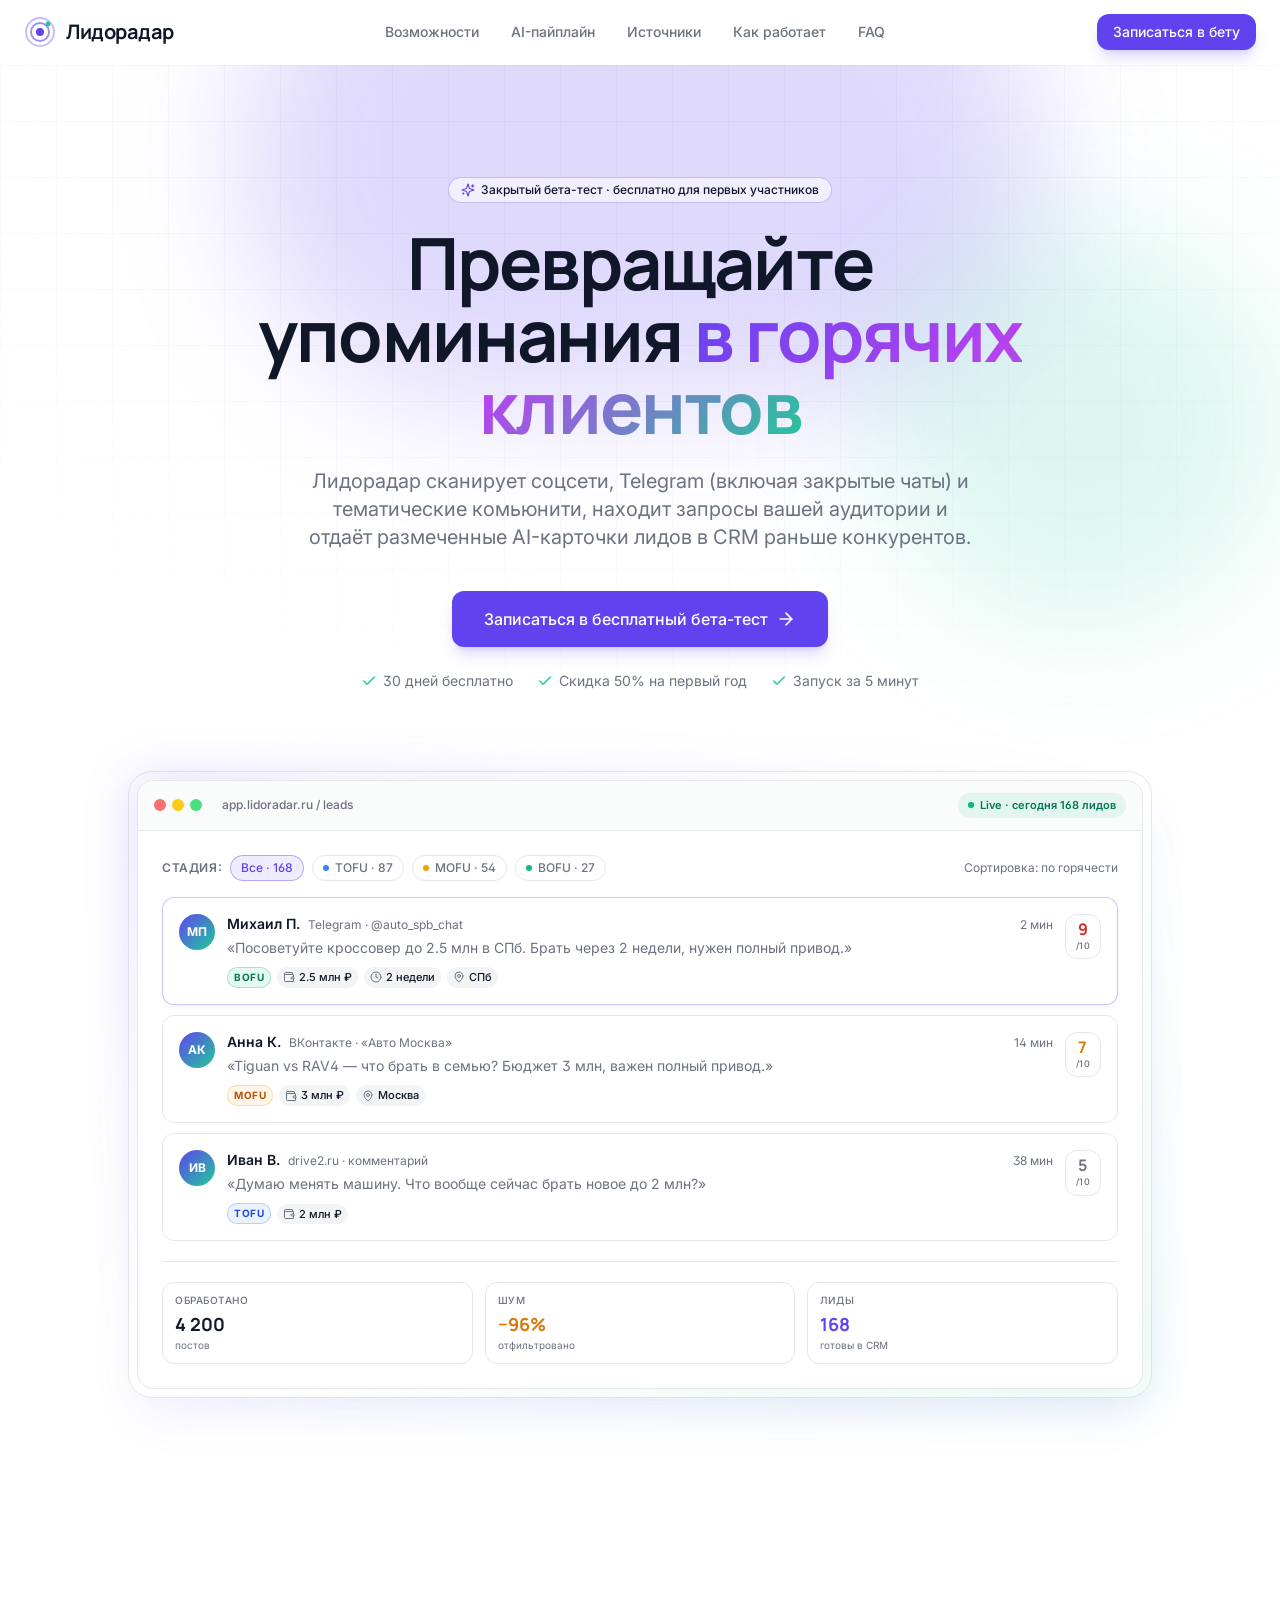
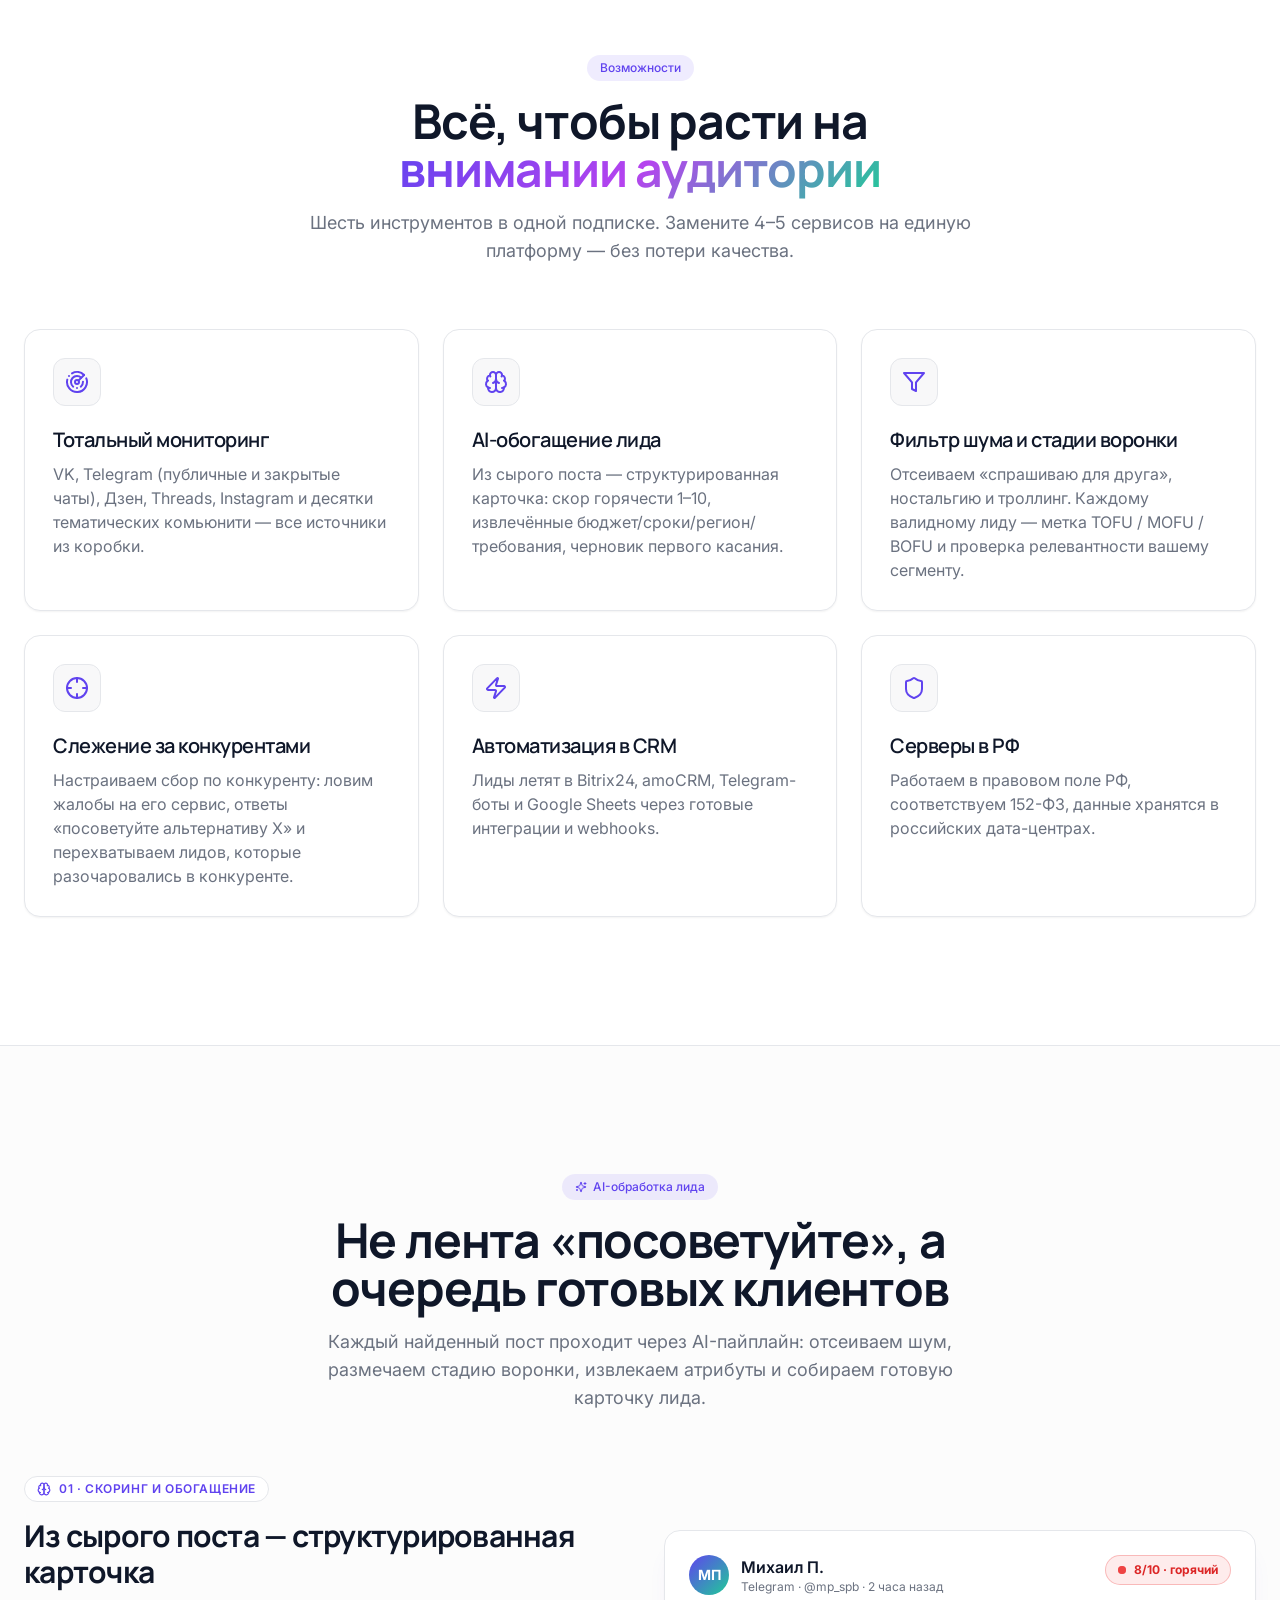
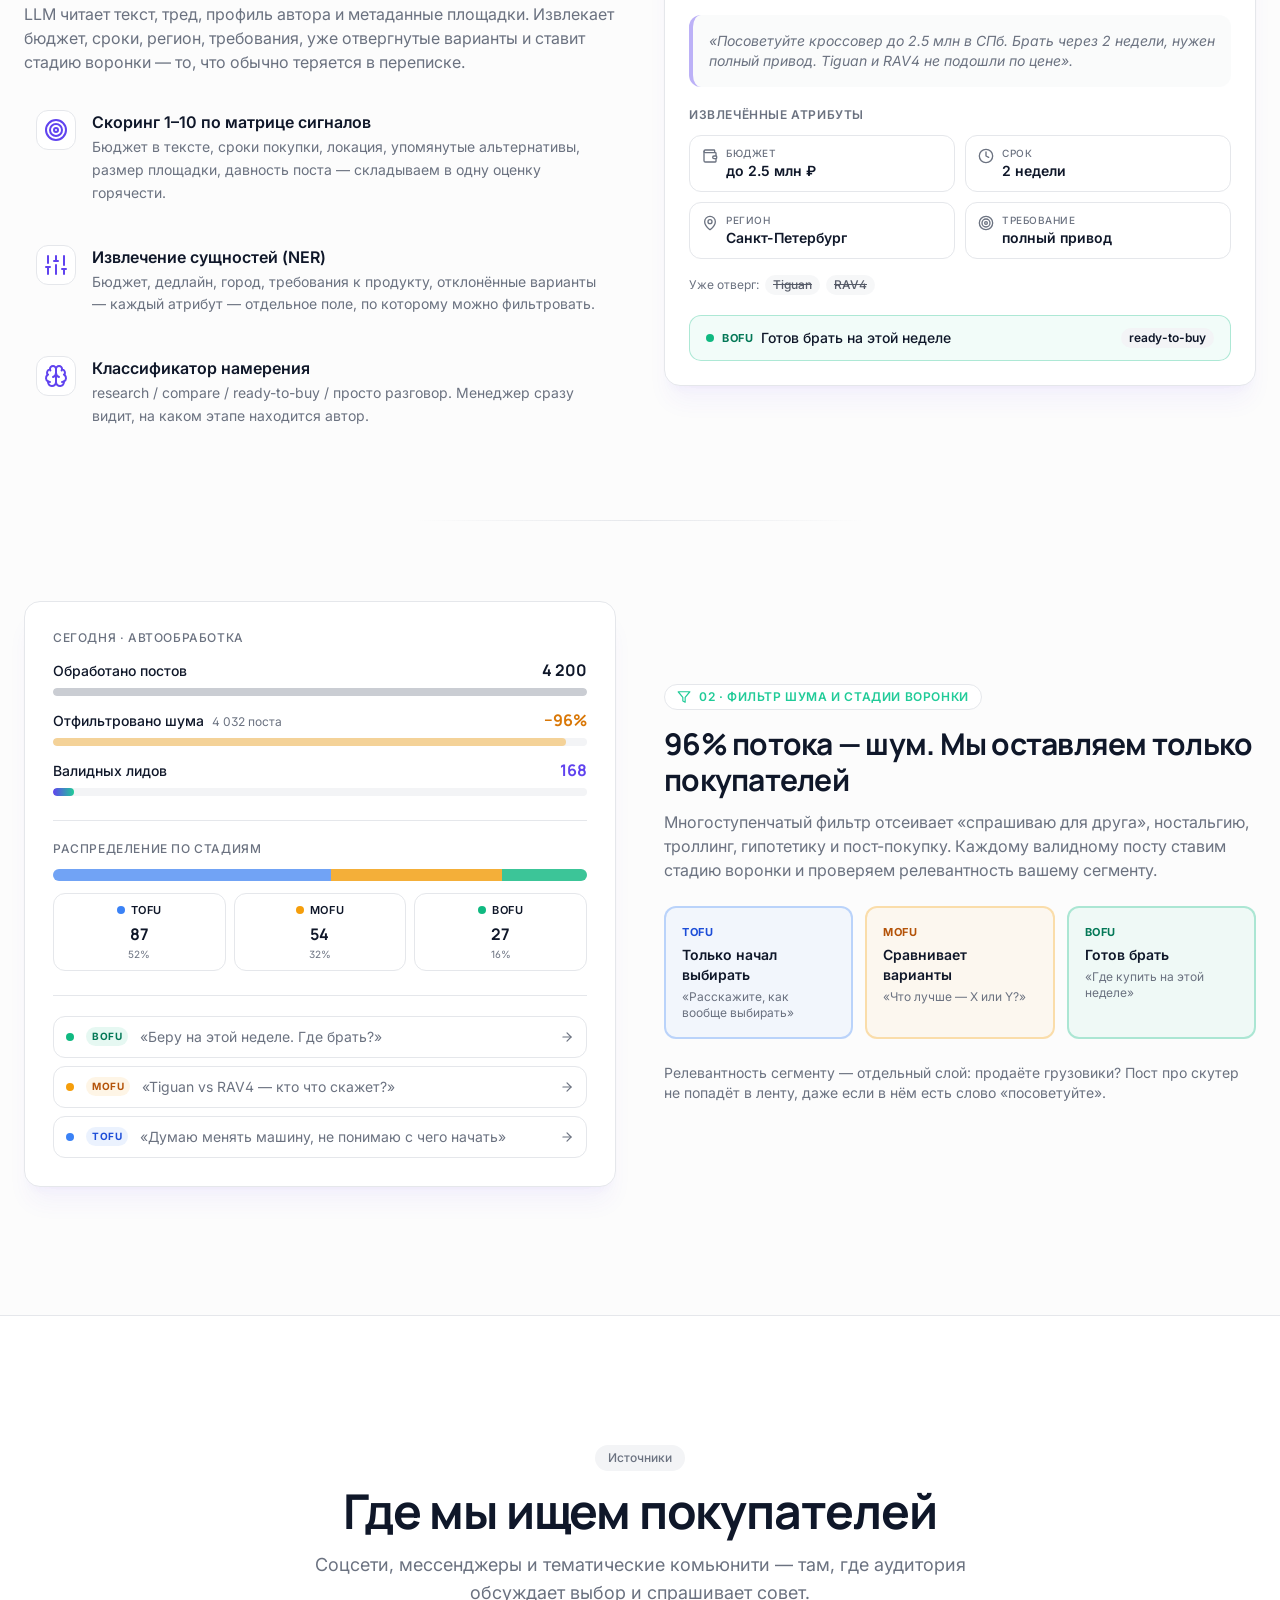
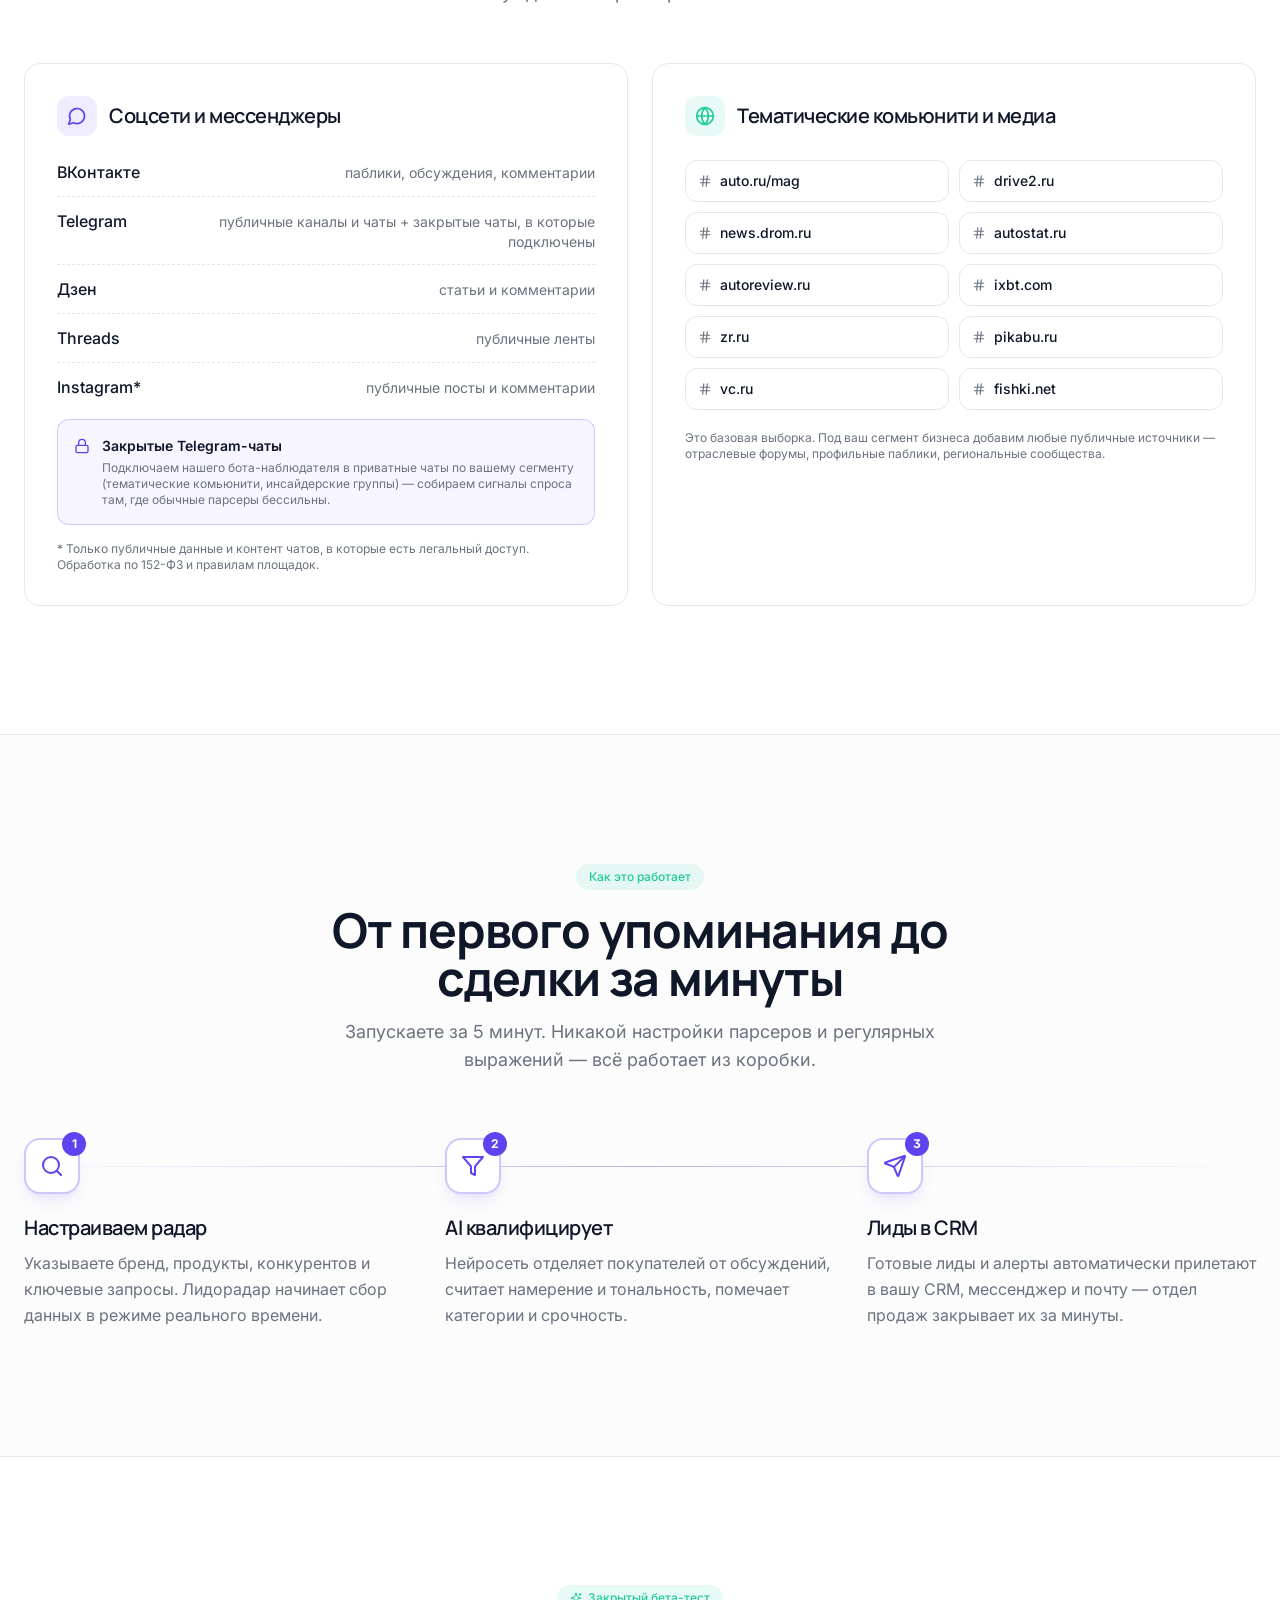
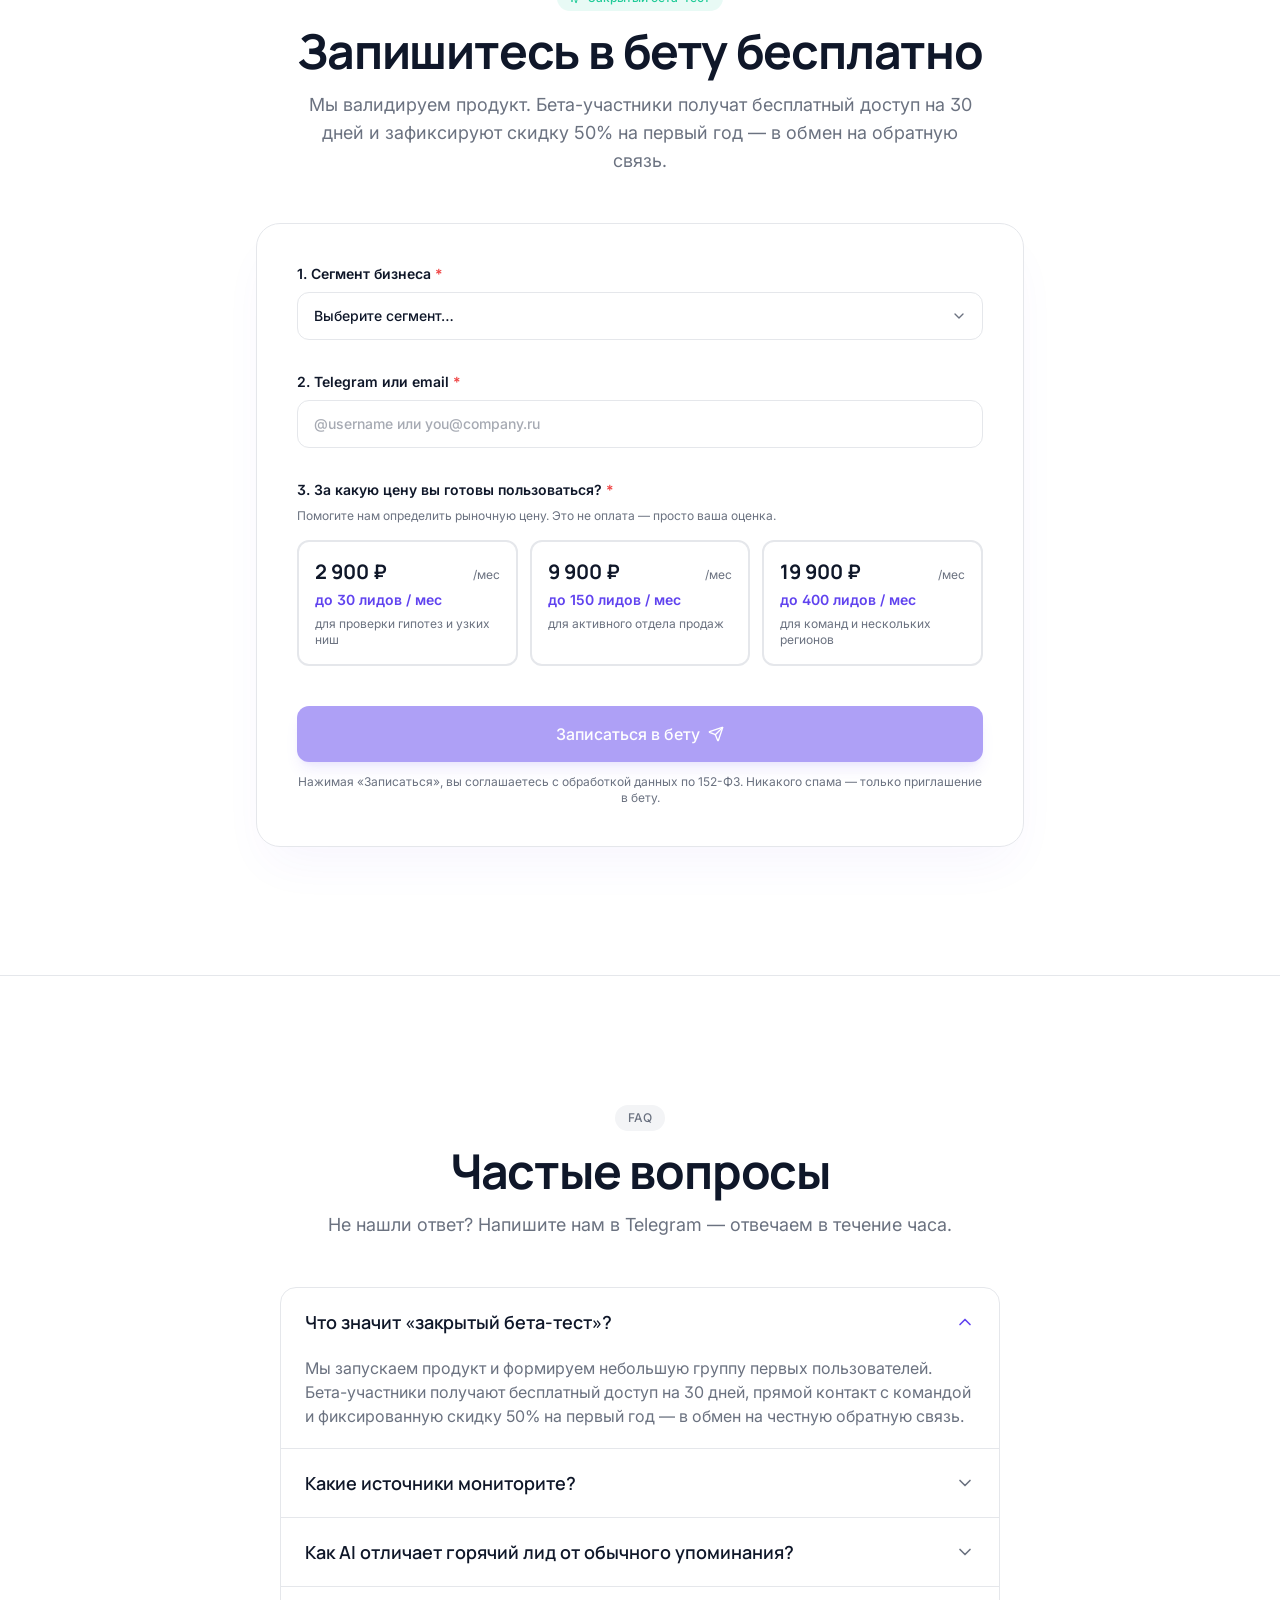
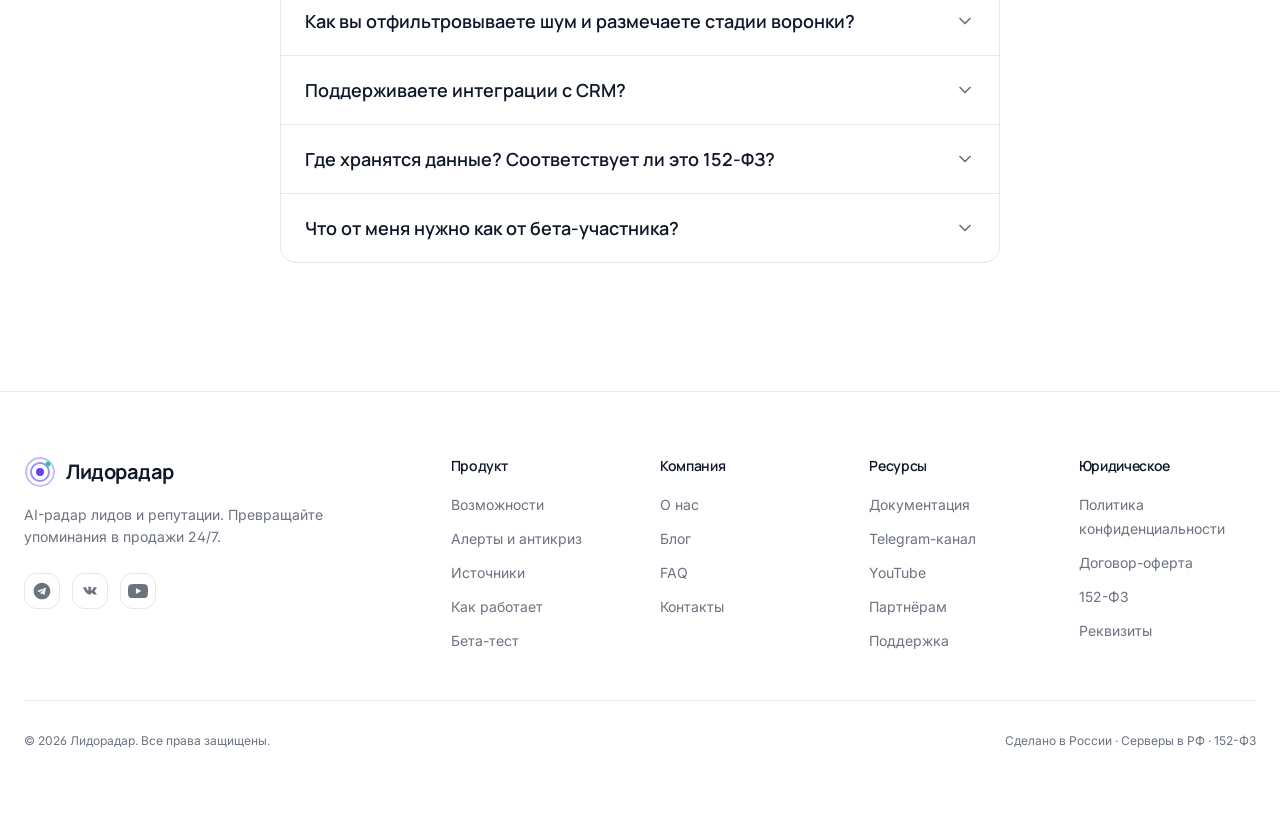
<file: index.html>
<!DOCTYPE html><html lang="ru"><head><meta charSet="utf-8"/><meta name="viewport" content="width=device-width, initial-scale=1"/><link rel="stylesheet" href="/_next/static/css/8384a8f6e0524b53.css" data-precedence="next"/><link rel="preload" as="script" fetchPriority="low" href="/_next/static/chunks/webpack-29957205745576aa.js"/><script src="/_next/static/chunks/fd9d1056-eb2fedd47241010b.js" async=""></script><script src="/_next/static/chunks/117-04976a20542f863c.js" async=""></script><script src="/_next/static/chunks/main-app-06262d3ad1063580.js" async=""></script><script src="/_next/static/chunks/719-fb9c1d37ca8f83ab.js" async=""></script><script src="/_next/static/chunks/app/page-03b5f2251bbf8a8d.js" async=""></script><link rel="preconnect" href="https://fonts.googleapis.com"/><link rel="preconnect" href="https://fonts.gstatic.com" crossorigin=""/><title>Лидорадар — Радар лидов из соцсетей и мессенджеров</title><meta name="description" content="AI-платформа, которая находит и квалифицирует горячих лидов в соцсетях, мессенджерах и на маркетплейсах. Мониторинг бренда, анализ упоминаний, генерация лидов 24/7."/><meta name="keywords" content="лидогенерация,мониторинг соцсетей,AI лиды,B2B лиды,sentiment analysis,crisis detection"/><meta property="og:title" content="Лидорадар — Лиды из соцсетей на автопилоте"/><meta property="og:description" content="Превращайте упоминания в продажи. AI находит горячих клиентов раньше конкурентов."/><meta property="og:locale" content="ru_RU"/><meta property="og:type" content="website"/><meta name="twitter:card" content="summary"/><meta name="twitter:title" content="Лидорадар — Лиды из соцсетей на автопилоте"/><meta name="twitter:description" content="Превращайте упоминания в продажи. AI находит горячих клиентов раньше конкурентов."/><link rel="shortcut icon" href="/favicon.ico"/><link rel="icon" href="/favicon.svg" type="image/svg+xml"/><link rel="icon" href="/favicon-32.png" sizes="32x32" type="image/png"/><link rel="icon" href="/favicon-16.png" sizes="16x16" type="image/png"/><link rel="icon" href="/favicon-192.png" sizes="192x192" type="image/png"/><link rel="icon" href="/favicon-512.png" sizes="512x512" type="image/png"/><link rel="apple-touch-icon" href="/apple-touch-icon.png"/><link href="https://fonts.googleapis.com/css2?family=Inter:wght@400;500;600;700&amp;family=Manrope:wght@500;600;700;800&amp;display=swap" rel="stylesheet"/><script src="/_next/static/chunks/polyfills-42372ed130431b0a.js" noModule=""></script></head><body><main class="relative min-h-screen overflow-x-hidden bg-background"><header class="sticky top-0 z-50 w-full transition-all border-b border-transparent"><div class="container flex h-16 items-center justify-between gap-4"><a href="#" class="flex items-center" aria-label="Главная"><div class="flex items-center gap-2.5"><svg width="32" height="32" viewBox="0 0 32 32" fill="none" xmlns="http://www.w3.org/2000/svg" aria-label="Лидорадар"><defs><linearGradient id="logo-grad" x1="0" y1="0" x2="32" y2="32"><stop offset="0%" stop-color="hsl(250, 84%, 60%)"></stop><stop offset="100%" stop-color="hsl(162, 73%, 46%)"></stop></linearGradient></defs><circle cx="16" cy="16" r="14" stroke="url(#logo-grad)" stroke-width="2" fill="none" opacity="0.35"></circle><circle cx="16" cy="16" r="9" stroke="url(#logo-grad)" stroke-width="2" fill="none" opacity="0.6"></circle><circle cx="16" cy="16" r="4" fill="url(#logo-grad)"></circle><path d="M16 2 L16 16" stroke="url(#logo-grad)" stroke-width="2" stroke-linecap="round" opacity="0.9"></path><circle cx="24" cy="8" r="2.5" fill="hsl(162, 73%, 46%)"></circle></svg><span class="font-display text-xl font-bold tracking-tight">Лидорадар</span></div></a><nav class="hidden items-center gap-8 md:flex"><a href="#features" class="text-sm font-medium text-muted-foreground transition-colors hover:text-foreground">Возможности</a><a href="#pipeline" class="text-sm font-medium text-muted-foreground transition-colors hover:text-foreground">AI-пайплайн</a><a href="#sources" class="text-sm font-medium text-muted-foreground transition-colors hover:text-foreground">Источники</a><a href="#how" class="text-sm font-medium text-muted-foreground transition-colors hover:text-foreground">Как работает</a><a href="#faq" class="text-sm font-medium text-muted-foreground transition-colors hover:text-foreground">FAQ</a></nav><div class="hidden items-center gap-3 md:flex"><a href="#beta" class="inline-flex items-center justify-center gap-2 whitespace-nowrap rounded-lg font-medium transition-all focus-visible:outline-none focus-visible:ring-2 focus-visible:ring-ring focus-visible:ring-offset-2 focus-visible:ring-offset-background disabled:pointer-events-none disabled:opacity-50 bg-primary text-primary-foreground hover:bg-primary/90 shadow-lg shadow-primary/20 hover:shadow-primary/30 hover:-translate-y-0.5 h-9 px-4 text-sm">Записаться в бету</a></div><button type="button" class="inline-flex h-10 w-10 items-center justify-center rounded-lg border border-border md:hidden" aria-label="Меню" aria-expanded="false"><svg xmlns="http://www.w3.org/2000/svg" width="24" height="24" viewBox="0 0 24 24" fill="none" stroke="currentColor" stroke-width="2" stroke-linecap="round" stroke-linejoin="round" class="lucide lucide-menu h-5 w-5"><line x1="4" x2="20" y1="12" y2="12"></line><line x1="4" x2="20" y1="6" y2="6"></line><line x1="4" x2="20" y1="18" y2="18"></line></svg></button></div></header><section class="relative overflow-hidden"><div class="absolute inset-0 grid-bg opacity-60" aria-hidden="true"></div><div class="pointer-events-none absolute -top-40 left-1/2 h-[500px] w-[800px] -translate-x-1/2 rounded-full bg-primary/20 blur-3xl" aria-hidden="true"></div><div class="pointer-events-none absolute right-0 top-40 h-[400px] w-[400px] rounded-full bg-accent/15 blur-3xl" aria-hidden="true"></div><div class="container relative pb-20 pt-16 sm:pt-20 lg:pb-32 lg:pt-28"><div class="mx-auto max-w-4xl text-center"><div class="inline-flex items-center gap-1.5 rounded-full border px-3 py-1 text-xs font-medium transition-colors text-foreground mx-auto mb-6 animate-fade-in border-primary/30 bg-background/60 backdrop-blur"><svg xmlns="http://www.w3.org/2000/svg" width="24" height="24" viewBox="0 0 24 24" fill="none" stroke="currentColor" stroke-width="2" stroke-linecap="round" stroke-linejoin="round" class="lucide lucide-sparkles h-3.5 w-3.5 text-primary"><path d="M9.937 15.5A2 2 0 0 0 8.5 14.063l-6.135-1.582a.5.5 0 0 1 0-.962L8.5 9.936A2 2 0 0 0 9.937 8.5l1.582-6.135a.5.5 0 0 1 .963 0L14.063 8.5A2 2 0 0 0 15.5 9.937l6.135 1.581a.5.5 0 0 1 0 .964L15.5 14.063a2 2 0 0 0-1.437 1.437l-1.582 6.135a.5.5 0 0 1-.963 0z"></path><path d="M20 3v4"></path><path d="M22 5h-4"></path><path d="M4 17v2"></path><path d="M5 18H3"></path></svg><span>Закрытый бета-тест · бесплатно для первых участников</span></div><h1 class="animate-fade-up text-4xl font-bold leading-[1.05] tracking-tight sm:text-5xl md:text-6xl lg:text-7xl">Превращайте упоминания<!-- --> <span class="gradient-text">в горячих клиентов</span></h1><p class="mx-auto mt-6 max-w-2xl animate-fade-up text-lg leading-relaxed text-muted-foreground sm:text-xl" style="animation-delay:0.1s">Лидорадар сканирует соцсети, Telegram (включая закрытые чаты) и тематические комьюнити, находит запросы вашей аудитории и отдаёт размеченные AI-карточки лидов в CRM раньше конкурентов.</p><div class="mt-10 flex animate-fade-up flex-col items-center justify-center gap-3 sm:flex-row" style="animation-delay:0.2s"><a href="#beta" class="inline-flex items-center justify-center gap-2 whitespace-nowrap rounded-lg font-medium transition-all focus-visible:outline-none focus-visible:ring-2 focus-visible:ring-ring focus-visible:ring-offset-2 focus-visible:ring-offset-background disabled:pointer-events-none disabled:opacity-50 bg-primary text-primary-foreground hover:bg-primary/90 shadow-lg shadow-primary/20 hover:shadow-primary/30 hover:-translate-y-0.5 h-14 px-8 text-base">Записаться в бесплатный бета-тест<svg xmlns="http://www.w3.org/2000/svg" width="24" height="24" viewBox="0 0 24 24" fill="none" stroke="currentColor" stroke-width="2" stroke-linecap="round" stroke-linejoin="round" class="lucide lucide-arrow-right h-5 w-5"><path d="M5 12h14"></path><path d="m12 5 7 7-7 7"></path></svg></a></div><div class="mt-6 flex animate-fade-up flex-wrap items-center justify-center gap-x-6 gap-y-2 text-sm text-muted-foreground" style="animation-delay:0.3s"><span class="inline-flex items-center gap-1.5"><svg xmlns="http://www.w3.org/2000/svg" width="24" height="24" viewBox="0 0 24 24" fill="none" stroke="currentColor" stroke-width="2" stroke-linecap="round" stroke-linejoin="round" class="lucide lucide-check h-4 w-4 text-accent"><path d="M20 6 9 17l-5-5"></path></svg>30 дней бесплатно</span><span class="inline-flex items-center gap-1.5"><svg xmlns="http://www.w3.org/2000/svg" width="24" height="24" viewBox="0 0 24 24" fill="none" stroke="currentColor" stroke-width="2" stroke-linecap="round" stroke-linejoin="round" class="lucide lucide-check h-4 w-4 text-accent"><path d="M20 6 9 17l-5-5"></path></svg>Скидка 50% на первый год</span><span class="inline-flex items-center gap-1.5"><svg xmlns="http://www.w3.org/2000/svg" width="24" height="24" viewBox="0 0 24 24" fill="none" stroke="currentColor" stroke-width="2" stroke-linecap="round" stroke-linejoin="round" class="lucide lucide-check h-4 w-4 text-accent"><path d="M20 6 9 17l-5-5"></path></svg>Запуск за 5 минут</span></div></div><div class="mx-auto mt-16 max-w-5xl animate-fade-up sm:mt-20" style="animation-delay:0.4s"><div class="relative rounded-2xl border bg-card p-1.5 shadow-2xl shadow-primary/10 sm:rounded-3xl sm:p-2"><div class="absolute -inset-px rounded-2xl bg-gradient-to-br from-primary/30 via-transparent to-accent/30 opacity-50 blur-xl sm:rounded-3xl" aria-hidden="true"></div><div class="relative overflow-hidden rounded-xl border bg-background sm:rounded-2xl"><div class="flex items-center gap-2 border-b bg-secondary/40 px-4 py-3"><div class="flex gap-1.5"><span class="h-3 w-3 rounded-full bg-red-400"></span><span class="h-3 w-3 rounded-full bg-yellow-400"></span><span class="h-3 w-3 rounded-full bg-green-400"></span></div><div class="ml-3 hidden text-xs font-medium text-muted-foreground sm:block">app.lidoradar.ru / leads</div><div class="ml-auto inline-flex items-center gap-1.5 rounded-full bg-emerald-500/10 px-2.5 py-1 text-[11px] font-semibold text-emerald-700"><span class="relative flex h-1.5 w-1.5"><span class="absolute inline-flex h-full w-full animate-ping rounded-full bg-emerald-500 opacity-60"></span><span class="relative inline-flex h-1.5 w-1.5 rounded-full bg-emerald-500"></span></span>Live · сегодня 168 лидов</div></div><div class="p-4 sm:p-6"><div class="mb-4 flex flex-wrap items-center gap-2"><span class="text-xs font-semibold uppercase tracking-wider text-muted-foreground">Стадия:</span><span class="inline-flex items-center gap-1.5 rounded-full border px-2.5 py-1 text-xs font-medium transition-colors border-primary/40 bg-primary/10 text-primary">Все · 168</span><span class="inline-flex items-center gap-1.5 rounded-full border px-2.5 py-1 text-xs font-medium transition-colors border-border bg-background text-muted-foreground"><span class="h-1.5 w-1.5 rounded-full bg-blue-500"></span>TOFU · 87</span><span class="inline-flex items-center gap-1.5 rounded-full border px-2.5 py-1 text-xs font-medium transition-colors border-border bg-background text-muted-foreground"><span class="h-1.5 w-1.5 rounded-full bg-amber-500"></span>MOFU · 54</span><span class="inline-flex items-center gap-1.5 rounded-full border px-2.5 py-1 text-xs font-medium transition-colors border-border bg-background text-muted-foreground"><span class="h-1.5 w-1.5 rounded-full bg-emerald-500"></span>BOFU · 27</span><span class="ml-auto hidden text-xs text-muted-foreground sm:inline">Сортировка: по горячести</span></div><div class="space-y-2.5"><div class="group relative rounded-xl border bg-card p-3.5 transition-all hover:border-primary/30 hover:shadow-md sm:p-4 border-primary/30 shadow-md shadow-primary/5"><div class="flex items-start gap-3"><div class="flex h-9 w-9 shrink-0 items-center justify-center rounded-full bg-gradient-to-br from-primary to-accent text-xs font-bold text-white">МП</div><div class="min-w-0 flex-1"><div class="flex flex-wrap items-baseline gap-x-2 gap-y-0.5"><span class="text-sm font-semibold">Михаил П.</span><span class="text-xs text-muted-foreground">Telegram · @auto_spb_chat</span><span class="ml-auto text-xs text-muted-foreground">2 мин</span></div><p class="mt-1 line-clamp-2 text-sm leading-snug text-muted-foreground">«<!-- -->Посоветуйте кроссовер до 2.5 млн в СПб. Брать через 2 недели, нужен полный привод.<!-- -->»</p><div class="mt-2.5 flex flex-wrap items-center gap-1.5"><span class="inline-flex items-center gap-1 rounded-md border px-1.5 py-0.5 text-[10px] font-bold tracking-wider bg-emerald-500/10 text-emerald-700 border-emerald-500/30">BOFU</span><span class="inline-flex items-center gap-1 rounded-md bg-secondary px-1.5 py-0.5 text-[11px] font-medium"><svg xmlns="http://www.w3.org/2000/svg" width="24" height="24" viewBox="0 0 24 24" fill="none" stroke="currentColor" stroke-width="2" stroke-linecap="round" stroke-linejoin="round" class="lucide lucide-wallet h-3 w-3 text-muted-foreground"><path d="M19 7V4a1 1 0 0 0-1-1H5a2 2 0 0 0 0 4h15a1 1 0 0 1 1 1v4h-3a2 2 0 0 0 0 4h3a1 1 0 0 0 1-1v-2a1 1 0 0 0-1-1"></path><path d="M3 5v14a2 2 0 0 0 2 2h15a1 1 0 0 0 1-1v-4"></path></svg>2.5 млн ₽</span><span class="inline-flex items-center gap-1 rounded-md bg-secondary px-1.5 py-0.5 text-[11px] font-medium"><svg xmlns="http://www.w3.org/2000/svg" width="24" height="24" viewBox="0 0 24 24" fill="none" stroke="currentColor" stroke-width="2" stroke-linecap="round" stroke-linejoin="round" class="lucide lucide-clock h-3 w-3 text-muted-foreground"><circle cx="12" cy="12" r="10"></circle><polyline points="12 6 12 12 16 14"></polyline></svg>2 недели</span><span class="inline-flex items-center gap-1 rounded-md bg-secondary px-1.5 py-0.5 text-[11px] font-medium"><svg xmlns="http://www.w3.org/2000/svg" width="24" height="24" viewBox="0 0 24 24" fill="none" stroke="currentColor" stroke-width="2" stroke-linecap="round" stroke-linejoin="round" class="lucide lucide-map-pin h-3 w-3 text-muted-foreground"><path d="M20 10c0 4.993-5.539 10.193-7.399 11.799a1 1 0 0 1-1.202 0C9.539 20.193 4 14.993 4 10a8 8 0 0 1 16 0"></path><circle cx="12" cy="10" r="3"></circle></svg>СПб</span></div></div><div class="flex shrink-0 flex-col items-center justify-center rounded-lg border bg-background px-2.5 py-1.5"><span class="font-display text-base font-bold leading-none text-red-600">9</span><span class="mt-0.5 text-[9px] font-medium uppercase tracking-wider text-muted-foreground">/10</span></div></div></div><div class="group relative rounded-xl border bg-card p-3.5 transition-all hover:border-primary/30 hover:shadow-md sm:p-4 "><div class="flex items-start gap-3"><div class="flex h-9 w-9 shrink-0 items-center justify-center rounded-full bg-gradient-to-br from-primary to-accent text-xs font-bold text-white">АК</div><div class="min-w-0 flex-1"><div class="flex flex-wrap items-baseline gap-x-2 gap-y-0.5"><span class="text-sm font-semibold">Анна К.</span><span class="text-xs text-muted-foreground">ВКонтакте · «Авто Москва»</span><span class="ml-auto text-xs text-muted-foreground">14 мин</span></div><p class="mt-1 line-clamp-2 text-sm leading-snug text-muted-foreground">«<!-- -->Tiguan vs RAV4 — что брать в семью? Бюджет 3 млн, важен полный привод.<!-- -->»</p><div class="mt-2.5 flex flex-wrap items-center gap-1.5"><span class="inline-flex items-center gap-1 rounded-md border px-1.5 py-0.5 text-[10px] font-bold tracking-wider bg-amber-500/10 text-amber-700 border-amber-500/30">MOFU</span><span class="inline-flex items-center gap-1 rounded-md bg-secondary px-1.5 py-0.5 text-[11px] font-medium"><svg xmlns="http://www.w3.org/2000/svg" width="24" height="24" viewBox="0 0 24 24" fill="none" stroke="currentColor" stroke-width="2" stroke-linecap="round" stroke-linejoin="round" class="lucide lucide-wallet h-3 w-3 text-muted-foreground"><path d="M19 7V4a1 1 0 0 0-1-1H5a2 2 0 0 0 0 4h15a1 1 0 0 1 1 1v4h-3a2 2 0 0 0 0 4h3a1 1 0 0 0 1-1v-2a1 1 0 0 0-1-1"></path><path d="M3 5v14a2 2 0 0 0 2 2h15a1 1 0 0 0 1-1v-4"></path></svg>3 млн ₽</span><span class="inline-flex items-center gap-1 rounded-md bg-secondary px-1.5 py-0.5 text-[11px] font-medium"><svg xmlns="http://www.w3.org/2000/svg" width="24" height="24" viewBox="0 0 24 24" fill="none" stroke="currentColor" stroke-width="2" stroke-linecap="round" stroke-linejoin="round" class="lucide lucide-map-pin h-3 w-3 text-muted-foreground"><path d="M20 10c0 4.993-5.539 10.193-7.399 11.799a1 1 0 0 1-1.202 0C9.539 20.193 4 14.993 4 10a8 8 0 0 1 16 0"></path><circle cx="12" cy="10" r="3"></circle></svg>Москва</span></div></div><div class="flex shrink-0 flex-col items-center justify-center rounded-lg border bg-background px-2.5 py-1.5"><span class="font-display text-base font-bold leading-none text-amber-600">7</span><span class="mt-0.5 text-[9px] font-medium uppercase tracking-wider text-muted-foreground">/10</span></div></div></div><div class="group relative rounded-xl border bg-card p-3.5 transition-all hover:border-primary/30 hover:shadow-md sm:p-4 "><div class="flex items-start gap-3"><div class="flex h-9 w-9 shrink-0 items-center justify-center rounded-full bg-gradient-to-br from-primary to-accent text-xs font-bold text-white">ИВ</div><div class="min-w-0 flex-1"><div class="flex flex-wrap items-baseline gap-x-2 gap-y-0.5"><span class="text-sm font-semibold">Иван В.</span><span class="text-xs text-muted-foreground">drive2.ru · комментарий</span><span class="ml-auto text-xs text-muted-foreground">38 мин</span></div><p class="mt-1 line-clamp-2 text-sm leading-snug text-muted-foreground">«<!-- -->Думаю менять машину. Что вообще сейчас брать новое до 2 млн?<!-- -->»</p><div class="mt-2.5 flex flex-wrap items-center gap-1.5"><span class="inline-flex items-center gap-1 rounded-md border px-1.5 py-0.5 text-[10px] font-bold tracking-wider bg-blue-500/10 text-blue-700 border-blue-500/30">TOFU</span><span class="inline-flex items-center gap-1 rounded-md bg-secondary px-1.5 py-0.5 text-[11px] font-medium"><svg xmlns="http://www.w3.org/2000/svg" width="24" height="24" viewBox="0 0 24 24" fill="none" stroke="currentColor" stroke-width="2" stroke-linecap="round" stroke-linejoin="round" class="lucide lucide-wallet h-3 w-3 text-muted-foreground"><path d="M19 7V4a1 1 0 0 0-1-1H5a2 2 0 0 0 0 4h15a1 1 0 0 1 1 1v4h-3a2 2 0 0 0 0 4h3a1 1 0 0 0 1-1v-2a1 1 0 0 0-1-1"></path><path d="M3 5v14a2 2 0 0 0 2 2h15a1 1 0 0 0 1-1v-4"></path></svg>2 млн ₽</span></div></div><div class="flex shrink-0 flex-col items-center justify-center rounded-lg border bg-background px-2.5 py-1.5"><span class="font-display text-base font-bold leading-none text-muted-foreground">5</span><span class="mt-0.5 text-[9px] font-medium uppercase tracking-wider text-muted-foreground">/10</span></div></div></div></div><div class="mt-5 grid grid-cols-3 gap-3 border-t pt-5"><div class="rounded-xl border bg-card px-3 py-2.5"><div class="text-[10px] font-medium uppercase tracking-wider text-muted-foreground">Обработано</div><div class="mt-0.5 font-display text-lg font-bold text-foreground">4 200</div><div class="text-[10px] text-muted-foreground">постов</div></div><div class="rounded-xl border bg-card px-3 py-2.5"><div class="text-[10px] font-medium uppercase tracking-wider text-muted-foreground">Шум</div><div class="mt-0.5 font-display text-lg font-bold text-amber-600">−96%</div><div class="text-[10px] text-muted-foreground">отфильтровано</div></div><div class="rounded-xl border bg-card px-3 py-2.5"><div class="text-[10px] font-medium uppercase tracking-wider text-muted-foreground">Лиды</div><div class="mt-0.5 font-display text-lg font-bold text-primary">168</div><div class="text-[10px] text-muted-foreground">готовы в CRM</div></div></div></div></div></div></div></div></section><section id="features" class="relative py-24 sm:py-32"><div class="container"><div class="mx-auto max-w-2xl text-center"><div class="inline-flex items-center gap-1.5 rounded-full border px-3 py-1 text-xs font-medium transition-colors border-transparent bg-primary/10 text-primary">Возможности</div><h2 class="mt-4 text-3xl font-bold tracking-tight sm:text-4xl md:text-5xl">Всё, чтобы расти на<!-- --> <span class="gradient-text">внимании аудитории</span></h2><p class="mt-4 text-lg text-muted-foreground">Шесть инструментов в одной подписке. Замените 4–5 сервисов на единую платформу — без потери качества.</p></div><div class="mt-16 grid gap-6 sm:grid-cols-2 lg:grid-cols-3"><div class="rounded-2xl border bg-card text-card-foreground shadow-sm transition-all group relative overflow-hidden hover:-translate-y-1 hover:border-primary/40 hover:shadow-xl hover:shadow-primary/5"><div class="absolute inset-0 bg-gradient-to-br from-primary/0 via-transparent to-accent/0 opacity-0 transition-opacity group-hover:opacity-100 group-hover:from-primary/5 group-hover:to-accent/5" aria-hidden="true"></div><div class="relative p-6 sm:p-7"><div class="inline-flex h-12 w-12 items-center justify-center rounded-xl border bg-secondary/60 text-primary transition-all group-hover:border-primary/40 group-hover:bg-primary/10"><svg xmlns="http://www.w3.org/2000/svg" width="24" height="24" viewBox="0 0 24 24" fill="none" stroke="currentColor" stroke-width="2" stroke-linecap="round" stroke-linejoin="round" class="lucide lucide-radar h-6 w-6"><path d="M19.07 4.93A10 10 0 0 0 6.99 3.34"></path><path d="M4 6h.01"></path><path d="M2.29 9.62A10 10 0 1 0 21.31 8.35"></path><path d="M16.24 7.76A6 6 0 1 0 8.23 16.67"></path><path d="M12 18h.01"></path><path d="M17.99 11.66A6 6 0 0 1 15.77 16.67"></path><circle cx="12" cy="12" r="2"></circle><path d="m13.41 10.59 5.66-5.66"></path></svg></div><h3 class="mt-5 text-lg font-semibold sm:text-xl">Тотальный мониторинг</h3><p class="mt-2 text-sm leading-relaxed text-muted-foreground sm:text-base">VK, Telegram (публичные и закрытые чаты), Дзен, Threads, Instagram и десятки тематических комьюнити — все источники из коробки.</p></div></div><div class="rounded-2xl border bg-card text-card-foreground shadow-sm transition-all group relative overflow-hidden hover:-translate-y-1 hover:border-primary/40 hover:shadow-xl hover:shadow-primary/5"><div class="absolute inset-0 bg-gradient-to-br from-primary/0 via-transparent to-accent/0 opacity-0 transition-opacity group-hover:opacity-100 group-hover:from-primary/5 group-hover:to-accent/5" aria-hidden="true"></div><div class="relative p-6 sm:p-7"><div class="inline-flex h-12 w-12 items-center justify-center rounded-xl border bg-secondary/60 text-primary transition-all group-hover:border-primary/40 group-hover:bg-primary/10"><svg xmlns="http://www.w3.org/2000/svg" width="24" height="24" viewBox="0 0 24 24" fill="none" stroke="currentColor" stroke-width="2" stroke-linecap="round" stroke-linejoin="round" class="lucide lucide-brain h-6 w-6"><path d="M12 5a3 3 0 1 0-5.997.125 4 4 0 0 0-2.526 5.77 4 4 0 0 0 .556 6.588A4 4 0 1 0 12 18Z"></path><path d="M12 5a3 3 0 1 1 5.997.125 4 4 0 0 1 2.526 5.77 4 4 0 0 1-.556 6.588A4 4 0 1 1 12 18Z"></path><path d="M15 13a4.5 4.5 0 0 1-3-4 4.5 4.5 0 0 1-3 4"></path><path d="M17.599 6.5a3 3 0 0 0 .399-1.375"></path><path d="M6.003 5.125A3 3 0 0 0 6.401 6.5"></path><path d="M3.477 10.896a4 4 0 0 1 .585-.396"></path><path d="M19.938 10.5a4 4 0 0 1 .585.396"></path><path d="M6 18a4 4 0 0 1-1.967-.516"></path><path d="M19.967 17.484A4 4 0 0 1 18 18"></path></svg></div><h3 class="mt-5 text-lg font-semibold sm:text-xl">AI-обогащение лида</h3><p class="mt-2 text-sm leading-relaxed text-muted-foreground sm:text-base">Из сырого поста — структурированная карточка: скор горячести 1–10, извлечённые бюджет/сроки/регион/требования, черновик первого касания.</p></div></div><div class="rounded-2xl border bg-card text-card-foreground shadow-sm transition-all group relative overflow-hidden hover:-translate-y-1 hover:border-primary/40 hover:shadow-xl hover:shadow-primary/5"><div class="absolute inset-0 bg-gradient-to-br from-primary/0 via-transparent to-accent/0 opacity-0 transition-opacity group-hover:opacity-100 group-hover:from-primary/5 group-hover:to-accent/5" aria-hidden="true"></div><div class="relative p-6 sm:p-7"><div class="inline-flex h-12 w-12 items-center justify-center rounded-xl border bg-secondary/60 text-primary transition-all group-hover:border-primary/40 group-hover:bg-primary/10"><svg xmlns="http://www.w3.org/2000/svg" width="24" height="24" viewBox="0 0 24 24" fill="none" stroke="currentColor" stroke-width="2" stroke-linecap="round" stroke-linejoin="round" class="lucide lucide-filter h-6 w-6"><polygon points="22 3 2 3 10 12.46 10 19 14 21 14 12.46 22 3"></polygon></svg></div><h3 class="mt-5 text-lg font-semibold sm:text-xl">Фильтр шума и стадии воронки</h3><p class="mt-2 text-sm leading-relaxed text-muted-foreground sm:text-base">Отсеиваем «спрашиваю для друга», ностальгию и троллинг. Каждому валидному лиду — метка TOFU / MOFU / BOFU и проверка релевантности вашему сегменту.</p></div></div><div class="rounded-2xl border bg-card text-card-foreground shadow-sm transition-all group relative overflow-hidden hover:-translate-y-1 hover:border-primary/40 hover:shadow-xl hover:shadow-primary/5"><div class="absolute inset-0 bg-gradient-to-br from-primary/0 via-transparent to-accent/0 opacity-0 transition-opacity group-hover:opacity-100 group-hover:from-primary/5 group-hover:to-accent/5" aria-hidden="true"></div><div class="relative p-6 sm:p-7"><div class="inline-flex h-12 w-12 items-center justify-center rounded-xl border bg-secondary/60 text-primary transition-all group-hover:border-primary/40 group-hover:bg-primary/10"><svg xmlns="http://www.w3.org/2000/svg" width="24" height="24" viewBox="0 0 24 24" fill="none" stroke="currentColor" stroke-width="2" stroke-linecap="round" stroke-linejoin="round" class="lucide lucide-crosshair h-6 w-6"><circle cx="12" cy="12" r="10"></circle><line x1="22" x2="18" y1="12" y2="12"></line><line x1="6" x2="2" y1="12" y2="12"></line><line x1="12" x2="12" y1="6" y2="2"></line><line x1="12" x2="12" y1="22" y2="18"></line></svg></div><h3 class="mt-5 text-lg font-semibold sm:text-xl">Слежение за конкурентами</h3><p class="mt-2 text-sm leading-relaxed text-muted-foreground sm:text-base">Настраиваем сбор по конкуренту: ловим жалобы на его сервис, ответы «посоветуйте альтернативу X» и перехватываем лидов, которые разочаровались в конкуренте.</p></div></div><div class="rounded-2xl border bg-card text-card-foreground shadow-sm transition-all group relative overflow-hidden hover:-translate-y-1 hover:border-primary/40 hover:shadow-xl hover:shadow-primary/5"><div class="absolute inset-0 bg-gradient-to-br from-primary/0 via-transparent to-accent/0 opacity-0 transition-opacity group-hover:opacity-100 group-hover:from-primary/5 group-hover:to-accent/5" aria-hidden="true"></div><div class="relative p-6 sm:p-7"><div class="inline-flex h-12 w-12 items-center justify-center rounded-xl border bg-secondary/60 text-primary transition-all group-hover:border-primary/40 group-hover:bg-primary/10"><svg xmlns="http://www.w3.org/2000/svg" width="24" height="24" viewBox="0 0 24 24" fill="none" stroke="currentColor" stroke-width="2" stroke-linecap="round" stroke-linejoin="round" class="lucide lucide-zap h-6 w-6"><path d="M4 14a1 1 0 0 1-.78-1.63l9.9-10.2a.5.5 0 0 1 .86.46l-1.92 6.02A1 1 0 0 0 13 10h7a1 1 0 0 1 .78 1.63l-9.9 10.2a.5.5 0 0 1-.86-.46l1.92-6.02A1 1 0 0 0 11 14z"></path></svg></div><h3 class="mt-5 text-lg font-semibold sm:text-xl">Автоматизация в CRM</h3><p class="mt-2 text-sm leading-relaxed text-muted-foreground sm:text-base">Лиды летят в Bitrix24, amoCRM, Telegram-боты и Google Sheets через готовые интеграции и webhooks.</p></div></div><div class="rounded-2xl border bg-card text-card-foreground shadow-sm transition-all group relative overflow-hidden hover:-translate-y-1 hover:border-primary/40 hover:shadow-xl hover:shadow-primary/5"><div class="absolute inset-0 bg-gradient-to-br from-primary/0 via-transparent to-accent/0 opacity-0 transition-opacity group-hover:opacity-100 group-hover:from-primary/5 group-hover:to-accent/5" aria-hidden="true"></div><div class="relative p-6 sm:p-7"><div class="inline-flex h-12 w-12 items-center justify-center rounded-xl border bg-secondary/60 text-primary transition-all group-hover:border-primary/40 group-hover:bg-primary/10"><svg xmlns="http://www.w3.org/2000/svg" width="24" height="24" viewBox="0 0 24 24" fill="none" stroke="currentColor" stroke-width="2" stroke-linecap="round" stroke-linejoin="round" class="lucide lucide-shield h-6 w-6"><path d="M20 13c0 5-3.5 7.5-7.66 8.95a1 1 0 0 1-.67-.01C7.5 20.5 4 18 4 13V6a1 1 0 0 1 1-1c2 0 4.5-1.2 6.24-2.72a1.17 1.17 0 0 1 1.52 0C14.51 3.81 17 5 19 5a1 1 0 0 1 1 1z"></path></svg></div><h3 class="mt-5 text-lg font-semibold sm:text-xl">Серверы в РФ</h3><p class="mt-2 text-sm leading-relaxed text-muted-foreground sm:text-base">Работаем в правовом поле РФ, соответствуем 152-ФЗ, данные хранятся в российских дата-центрах.</p></div></div></div></div></section><section id="pipeline" class="relative border-y bg-secondary/30 py-24 sm:py-32"><div class="container"><div class="mx-auto max-w-2xl text-center"><div class="inline-flex items-center gap-1.5 rounded-full border px-3 py-1 text-xs font-medium transition-colors border-transparent bg-primary/10 text-primary"><svg xmlns="http://www.w3.org/2000/svg" width="24" height="24" viewBox="0 0 24 24" fill="none" stroke="currentColor" stroke-width="2" stroke-linecap="round" stroke-linejoin="round" class="lucide lucide-sparkles h-3 w-3"><path d="M9.937 15.5A2 2 0 0 0 8.5 14.063l-6.135-1.582a.5.5 0 0 1 0-.962L8.5 9.936A2 2 0 0 0 9.937 8.5l1.582-6.135a.5.5 0 0 1 .963 0L14.063 8.5A2 2 0 0 0 15.5 9.937l6.135 1.581a.5.5 0 0 1 0 .964L15.5 14.063a2 2 0 0 0-1.437 1.437l-1.582 6.135a.5.5 0 0 1-.963 0z"></path><path d="M20 3v4"></path><path d="M22 5h-4"></path><path d="M4 17v2"></path><path d="M5 18H3"></path></svg>AI-обработка лида</div><h2 class="mt-4 text-3xl font-bold tracking-tight sm:text-4xl md:text-5xl">Не лента «посоветуйте», а очередь готовых клиентов</h2><p class="mt-4 text-lg text-muted-foreground">Каждый найденный пост проходит через AI-пайплайн: отсеиваем шум, размечаем стадию воронки, извлекаем атрибуты и собираем готовую карточку лида.</p></div><div class="mt-16 grid gap-12 lg:grid-cols-2 lg:items-center"><div class="order-2 lg:order-1"><div class="inline-flex items-center gap-2 rounded-full border bg-card px-3 py-1 text-xs font-semibold uppercase tracking-wider text-primary"><svg xmlns="http://www.w3.org/2000/svg" width="24" height="24" viewBox="0 0 24 24" fill="none" stroke="currentColor" stroke-width="2" stroke-linecap="round" stroke-linejoin="round" class="lucide lucide-brain h-3.5 w-3.5"><path d="M12 5a3 3 0 1 0-5.997.125 4 4 0 0 0-2.526 5.77 4 4 0 0 0 .556 6.588A4 4 0 1 0 12 18Z"></path><path d="M12 5a3 3 0 1 1 5.997.125 4 4 0 0 1 2.526 5.77 4 4 0 0 1-.556 6.588A4 4 0 1 1 12 18Z"></path><path d="M15 13a4.5 4.5 0 0 1-3-4 4.5 4.5 0 0 1-3 4"></path><path d="M17.599 6.5a3 3 0 0 0 .399-1.375"></path><path d="M6.003 5.125A3 3 0 0 0 6.401 6.5"></path><path d="M3.477 10.896a4 4 0 0 1 .585-.396"></path><path d="M19.938 10.5a4 4 0 0 1 .585.396"></path><path d="M6 18a4 4 0 0 1-1.967-.516"></path><path d="M19.967 17.484A4 4 0 0 1 18 18"></path></svg>01 · Скоринг и обогащение</div><h3 class="mt-4 font-display text-2xl font-bold sm:text-3xl">Из сырого поста — структурированная карточка</h3><p class="mt-3 text-muted-foreground">LLM читает текст, тред, профиль автора и метаданные площадки. Извлекает бюджет, сроки, регион, требования, уже отвергнутые варианты и ставит стадию воронки — то, что обычно теряется в переписке.</p><div class="mt-6 space-y-4"><div class="flex gap-4 rounded-xl p-3 transition-colors hover:bg-card"><div class="inline-flex h-10 w-10 shrink-0 items-center justify-center rounded-lg border bg-card text-primary"><svg xmlns="http://www.w3.org/2000/svg" width="24" height="24" viewBox="0 0 24 24" fill="none" stroke="currentColor" stroke-width="2" stroke-linecap="round" stroke-linejoin="round" class="lucide lucide-target h-4.5 w-4.5"><circle cx="12" cy="12" r="10"></circle><circle cx="12" cy="12" r="6"></circle><circle cx="12" cy="12" r="2"></circle></svg></div><div><div class="font-semibold">Скоринг 1–10 по матрице сигналов</div><p class="mt-0.5 text-sm leading-relaxed text-muted-foreground">Бюджет в тексте, сроки покупки, локация, упомянутые альтернативы, размер площадки, давность поста — складываем в одну оценку горячести.</p></div></div><div class="flex gap-4 rounded-xl p-3 transition-colors hover:bg-card"><div class="inline-flex h-10 w-10 shrink-0 items-center justify-center rounded-lg border bg-card text-primary"><svg xmlns="http://www.w3.org/2000/svg" width="24" height="24" viewBox="0 0 24 24" fill="none" stroke="currentColor" stroke-width="2" stroke-linecap="round" stroke-linejoin="round" class="lucide lucide-sliders-vertical h-4.5 w-4.5"><line x1="4" x2="4" y1="21" y2="14"></line><line x1="4" x2="4" y1="10" y2="3"></line><line x1="12" x2="12" y1="21" y2="12"></line><line x1="12" x2="12" y1="8" y2="3"></line><line x1="20" x2="20" y1="21" y2="16"></line><line x1="20" x2="20" y1="12" y2="3"></line><line x1="2" x2="6" y1="14" y2="14"></line><line x1="10" x2="14" y1="8" y2="8"></line><line x1="18" x2="22" y1="16" y2="16"></line></svg></div><div><div class="font-semibold">Извлечение сущностей (NER)</div><p class="mt-0.5 text-sm leading-relaxed text-muted-foreground">Бюджет, дедлайн, город, требования к продукту, отклонённые варианты — каждый атрибут — отдельное поле, по которому можно фильтровать.</p></div></div><div class="flex gap-4 rounded-xl p-3 transition-colors hover:bg-card"><div class="inline-flex h-10 w-10 shrink-0 items-center justify-center rounded-lg border bg-card text-primary"><svg xmlns="http://www.w3.org/2000/svg" width="24" height="24" viewBox="0 0 24 24" fill="none" stroke="currentColor" stroke-width="2" stroke-linecap="round" stroke-linejoin="round" class="lucide lucide-brain h-4.5 w-4.5"><path d="M12 5a3 3 0 1 0-5.997.125 4 4 0 0 0-2.526 5.77 4 4 0 0 0 .556 6.588A4 4 0 1 0 12 18Z"></path><path d="M12 5a3 3 0 1 1 5.997.125 4 4 0 0 1 2.526 5.77 4 4 0 0 1-.556 6.588A4 4 0 1 1 12 18Z"></path><path d="M15 13a4.5 4.5 0 0 1-3-4 4.5 4.5 0 0 1-3 4"></path><path d="M17.599 6.5a3 3 0 0 0 .399-1.375"></path><path d="M6.003 5.125A3 3 0 0 0 6.401 6.5"></path><path d="M3.477 10.896a4 4 0 0 1 .585-.396"></path><path d="M19.938 10.5a4 4 0 0 1 .585.396"></path><path d="M6 18a4 4 0 0 1-1.967-.516"></path><path d="M19.967 17.484A4 4 0 0 1 18 18"></path></svg></div><div><div class="font-semibold">Классификатор намерения</div><p class="mt-0.5 text-sm leading-relaxed text-muted-foreground">research / compare / ready-to-buy / просто разговор. Менеджер сразу видит, на каком этапе находится автор.</p></div></div></div></div><div class="order-1 lg:order-2"><div class="relative"><div class="rounded-2xl border bg-card p-6 shadow-xl shadow-primary/5"><div class="flex items-start justify-between gap-3"><div class="flex items-center gap-3"><div class="flex h-10 w-10 items-center justify-center rounded-full bg-gradient-to-br from-primary to-accent text-sm font-bold text-white">МП</div><div><div class="font-semibold">Михаил П.</div><div class="text-xs text-muted-foreground">Telegram · @mp_spb · 2 часа назад</div></div></div><div class="flex items-center gap-2 rounded-full border border-red-500/30 bg-red-500/10 px-3 py-1.5 text-xs font-bold text-red-600"><span class="relative flex h-2 w-2"><span class="absolute inline-flex h-full w-full animate-ping rounded-full bg-red-500 opacity-60"></span><span class="relative inline-flex h-2 w-2 rounded-full bg-red-500"></span></span>8<!-- -->/10 · горячий</div></div><div class="mt-5 rounded-xl border-l-4 border-primary/40 bg-secondary/40 p-4"><p class="text-sm italic text-muted-foreground">«Посоветуйте кроссовер до 2.5 млн в СПб. Брать через 2 недели, нужен полный привод. Tiguan и RAV4 не подошли по цене».</p></div><div class="mt-5"><div class="text-xs font-semibold uppercase tracking-wider text-muted-foreground">Извлечённые атрибуты</div><div class="mt-3 grid grid-cols-2 gap-2.5"><div class="flex items-start gap-2 rounded-lg border bg-background/60 px-3 py-2.5"><svg xmlns="http://www.w3.org/2000/svg" width="24" height="24" viewBox="0 0 24 24" fill="none" stroke="currentColor" stroke-width="2" stroke-linecap="round" stroke-linejoin="round" class="lucide lucide-wallet mt-0.5 h-4 w-4 shrink-0 text-muted-foreground"><path d="M19 7V4a1 1 0 0 0-1-1H5a2 2 0 0 0 0 4h15a1 1 0 0 1 1 1v4h-3a2 2 0 0 0 0 4h3a1 1 0 0 0 1-1v-2a1 1 0 0 0-1-1"></path><path d="M3 5v14a2 2 0 0 0 2 2h15a1 1 0 0 0 1-1v-4"></path></svg><div class="min-w-0"><div class="text-[10px] font-medium uppercase tracking-wider text-muted-foreground">Бюджет</div><div class="text-sm font-semibold">до 2.5 млн ₽</div></div></div><div class="flex items-start gap-2 rounded-lg border bg-background/60 px-3 py-2.5"><svg xmlns="http://www.w3.org/2000/svg" width="24" height="24" viewBox="0 0 24 24" fill="none" stroke="currentColor" stroke-width="2" stroke-linecap="round" stroke-linejoin="round" class="lucide lucide-clock mt-0.5 h-4 w-4 shrink-0 text-muted-foreground"><circle cx="12" cy="12" r="10"></circle><polyline points="12 6 12 12 16 14"></polyline></svg><div class="min-w-0"><div class="text-[10px] font-medium uppercase tracking-wider text-muted-foreground">Срок</div><div class="text-sm font-semibold">2 недели</div></div></div><div class="flex items-start gap-2 rounded-lg border bg-background/60 px-3 py-2.5"><svg xmlns="http://www.w3.org/2000/svg" width="24" height="24" viewBox="0 0 24 24" fill="none" stroke="currentColor" stroke-width="2" stroke-linecap="round" stroke-linejoin="round" class="lucide lucide-map-pin mt-0.5 h-4 w-4 shrink-0 text-muted-foreground"><path d="M20 10c0 4.993-5.539 10.193-7.399 11.799a1 1 0 0 1-1.202 0C9.539 20.193 4 14.993 4 10a8 8 0 0 1 16 0"></path><circle cx="12" cy="10" r="3"></circle></svg><div class="min-w-0"><div class="text-[10px] font-medium uppercase tracking-wider text-muted-foreground">Регион</div><div class="text-sm font-semibold">Санкт-Петербург</div></div></div><div class="flex items-start gap-2 rounded-lg border bg-background/60 px-3 py-2.5"><svg xmlns="http://www.w3.org/2000/svg" width="24" height="24" viewBox="0 0 24 24" fill="none" stroke="currentColor" stroke-width="2" stroke-linecap="round" stroke-linejoin="round" class="lucide lucide-target mt-0.5 h-4 w-4 shrink-0 text-muted-foreground"><circle cx="12" cy="12" r="10"></circle><circle cx="12" cy="12" r="6"></circle><circle cx="12" cy="12" r="2"></circle></svg><div class="min-w-0"><div class="text-[10px] font-medium uppercase tracking-wider text-muted-foreground">Требование</div><div class="text-sm font-semibold">полный привод</div></div></div></div></div><div class="mt-4 flex flex-wrap items-center gap-1.5 text-xs"><span class="text-muted-foreground">Уже отверг:</span><span class="rounded-md bg-secondary px-2 py-0.5 font-medium line-through opacity-70">Tiguan</span><span class="rounded-md bg-secondary px-2 py-0.5 font-medium line-through opacity-70">RAV4</span></div><div class="mt-5 flex items-center justify-between rounded-xl border border-emerald-500/30 bg-emerald-500/5 px-4 py-3"><div class="flex items-center gap-2"><span class="h-2 w-2 rounded-full bg-emerald-500"></span><span class="text-[11px] font-bold tracking-wider text-emerald-700">BOFU</span><span class="text-sm font-medium">Готов брать на этой неделе</span></div><span class="rounded-md bg-secondary px-2 py-0.5 text-xs font-semibold">ready-to-buy</span></div></div><div class="pointer-events-none absolute -inset-6 -z-10 rounded-3xl bg-gradient-to-br from-primary/10 via-transparent to-accent/10 blur-2xl" aria-hidden="true"></div></div></div></div><div class="mx-auto my-20 h-px max-w-md bg-gradient-to-r from-transparent via-border to-transparent"></div><div class="grid gap-12 lg:grid-cols-2 lg:items-center"><div><div class="relative"><div class="rounded-2xl border bg-card p-6 shadow-xl shadow-primary/5 sm:p-7"><div class="text-xs font-medium uppercase tracking-wider text-muted-foreground">Сегодня · автообработка</div><div class="mt-3 space-y-3"><div><div class="mb-1.5 flex items-baseline justify-between gap-3"><div class="flex items-baseline gap-2"><span class="text-sm font-medium">Обработано постов</span></div><span class="font-display text-base font-bold text-foreground">4 200</span></div><div class="h-2 w-full overflow-hidden rounded-full bg-secondary"><div class="h-full rounded-full bg-muted-foreground/30" style="width:100%"></div></div></div><div><div class="mb-1.5 flex items-baseline justify-between gap-3"><div class="flex items-baseline gap-2"><span class="text-sm font-medium">Отфильтровано шума</span><span class="text-xs text-muted-foreground">4 032 поста</span></div><span class="font-display text-base font-bold text-amber-600">−96%</span></div><div class="h-2 w-full overflow-hidden rounded-full bg-secondary"><div class="h-full rounded-full bg-amber-500/40" style="width:96%"></div></div></div><div><div class="mb-1.5 flex items-baseline justify-between gap-3"><div class="flex items-baseline gap-2"><span class="text-sm font-medium">Валидных лидов</span></div><span class="font-display text-base font-bold text-primary">168</span></div><div class="h-2 w-full overflow-hidden rounded-full bg-secondary"><div class="h-full rounded-full bg-gradient-to-r from-primary to-accent" style="width:4%"></div></div></div></div><div class="mt-6 border-t pt-5"><div class="mb-3 text-xs font-medium uppercase tracking-wider text-muted-foreground">Распределение по стадиям</div><div class="flex h-3 w-full overflow-hidden rounded-full bg-secondary"><div class="h-full bg-blue-500/70" style="width:52%" title="TOFU 52%"></div><div class="h-full bg-amber-500/80" style="width:32%" title="MOFU 32%"></div><div class="h-full bg-emerald-500/80" style="width:16%" title="BOFU 16%"></div></div><div class="mt-3 grid grid-cols-3 gap-2 text-center text-xs"><div class="rounded-lg border bg-background/60 p-2"><div class="flex items-center justify-center gap-1.5"><span class="h-2 w-2 rounded-full bg-blue-500"></span><span class="text-[11px] font-semibold tracking-wider">TOFU</span></div><div class="mt-1 font-display text-base font-bold">87</div><div class="text-[10px] text-muted-foreground">52%</div></div><div class="rounded-lg border bg-background/60 p-2"><div class="flex items-center justify-center gap-1.5"><span class="h-2 w-2 rounded-full bg-amber-500"></span><span class="text-[11px] font-semibold tracking-wider">MOFU</span></div><div class="mt-1 font-display text-base font-bold">54</div><div class="text-[10px] text-muted-foreground">32%</div></div><div class="rounded-lg border bg-background/60 p-2"><div class="flex items-center justify-center gap-1.5"><span class="h-2 w-2 rounded-full bg-emerald-500"></span><span class="text-[11px] font-semibold tracking-wider">BOFU</span></div><div class="mt-1 font-display text-base font-bold">27</div><div class="text-[10px] text-muted-foreground">16%</div></div></div></div><div class="mt-6 space-y-2 border-t pt-5"><div class="flex items-center gap-3 rounded-lg border bg-background/40 px-3 py-2.5"><span class="h-2 w-2 shrink-0 rounded-full bg-emerald-500"></span><span class="shrink-0 rounded-md px-1.5 py-0.5 text-[10px] font-bold tracking-wider text-emerald-700 bg-emerald-500/10">BOFU</span><span class="truncate text-sm text-muted-foreground">«Беру на этой неделе. Где брать?»</span><svg xmlns="http://www.w3.org/2000/svg" width="24" height="24" viewBox="0 0 24 24" fill="none" stroke="currentColor" stroke-width="2" stroke-linecap="round" stroke-linejoin="round" class="lucide lucide-arrow-right ml-auto h-3.5 w-3.5 shrink-0 text-muted-foreground"><path d="M5 12h14"></path><path d="m12 5 7 7-7 7"></path></svg></div><div class="flex items-center gap-3 rounded-lg border bg-background/40 px-3 py-2.5"><span class="h-2 w-2 shrink-0 rounded-full bg-amber-500"></span><span class="shrink-0 rounded-md px-1.5 py-0.5 text-[10px] font-bold tracking-wider text-amber-700 bg-amber-500/10">MOFU</span><span class="truncate text-sm text-muted-foreground">«Tiguan vs RAV4 — кто что скажет?»</span><svg xmlns="http://www.w3.org/2000/svg" width="24" height="24" viewBox="0 0 24 24" fill="none" stroke="currentColor" stroke-width="2" stroke-linecap="round" stroke-linejoin="round" class="lucide lucide-arrow-right ml-auto h-3.5 w-3.5 shrink-0 text-muted-foreground"><path d="M5 12h14"></path><path d="m12 5 7 7-7 7"></path></svg></div><div class="flex items-center gap-3 rounded-lg border bg-background/40 px-3 py-2.5"><span class="h-2 w-2 shrink-0 rounded-full bg-blue-500"></span><span class="shrink-0 rounded-md px-1.5 py-0.5 text-[10px] font-bold tracking-wider text-blue-700 bg-blue-500/10">TOFU</span><span class="truncate text-sm text-muted-foreground">«Думаю менять машину, не понимаю с чего начать»</span><svg xmlns="http://www.w3.org/2000/svg" width="24" height="24" viewBox="0 0 24 24" fill="none" stroke="currentColor" stroke-width="2" stroke-linecap="round" stroke-linejoin="round" class="lucide lucide-arrow-right ml-auto h-3.5 w-3.5 shrink-0 text-muted-foreground"><path d="M5 12h14"></path><path d="m12 5 7 7-7 7"></path></svg></div></div></div><div class="pointer-events-none absolute -inset-6 -z-10 rounded-3xl bg-gradient-to-br from-accent/10 via-transparent to-primary/10 blur-2xl" aria-hidden="true"></div></div></div><div><div class="inline-flex items-center gap-2 rounded-full border bg-card px-3 py-1 text-xs font-semibold uppercase tracking-wider text-accent"><svg xmlns="http://www.w3.org/2000/svg" width="24" height="24" viewBox="0 0 24 24" fill="none" stroke="currentColor" stroke-width="2" stroke-linecap="round" stroke-linejoin="round" class="lucide lucide-filter h-3.5 w-3.5"><polygon points="22 3 2 3 10 12.46 10 19 14 21 14 12.46 22 3"></polygon></svg>02 · Фильтр шума и стадии воронки</div><h3 class="mt-4 font-display text-2xl font-bold sm:text-3xl">96% потока — шум. Мы оставляем только покупателей</h3><p class="mt-3 text-muted-foreground">Многоступенчатый фильтр отсеивает «спрашиваю для друга», ностальгию, троллинг, гипотетику и пост-покупку. Каждому валидному посту ставим стадию воронки и проверяем релевантность вашему сегменту.</p><div class="mt-6 grid gap-3 sm:grid-cols-3"><div class="rounded-xl border-2 p-4 border-blue-500/30 bg-blue-500/5"><div class="text-[11px] font-bold tracking-wider text-blue-700">TOFU</div><div class="mt-1 text-sm font-semibold">Только начал выбирать</div><div class="mt-1 text-xs text-muted-foreground">«Расскажите, как вообще выбирать»</div></div><div class="rounded-xl border-2 p-4 border-amber-500/30 bg-amber-500/5"><div class="text-[11px] font-bold tracking-wider text-amber-700">MOFU</div><div class="mt-1 text-sm font-semibold">Сравнивает варианты</div><div class="mt-1 text-xs text-muted-foreground">«Что лучше — X или Y?»</div></div><div class="rounded-xl border-2 p-4 border-emerald-500/30 bg-emerald-500/5"><div class="text-[11px] font-bold tracking-wider text-emerald-700">BOFU</div><div class="mt-1 text-sm font-semibold">Готов брать</div><div class="mt-1 text-xs text-muted-foreground">«Где купить на этой неделе»</div></div></div><p class="mt-6 text-sm text-muted-foreground">Релевантность сегменту — отдельный слой: продаёте грузовики? Пост про скутер не попадёт в ленту, даже если в нём есть слово «посоветуйте».</p></div></div></div></section><section id="sources" class="relative py-24 sm:py-32"><div class="container"><div class="mx-auto max-w-2xl text-center"><div class="inline-flex items-center gap-1.5 rounded-full border px-3 py-1 text-xs font-medium transition-colors border-transparent bg-muted text-muted-foreground">Источники</div><h2 class="mt-4 text-3xl font-bold tracking-tight sm:text-4xl md:text-5xl">Где мы ищем покупателей</h2><p class="mt-4 text-lg text-muted-foreground">Соцсети, мессенджеры и тематические комьюнити — там, где аудитория обсуждает выбор и спрашивает совет.</p></div><div class="mt-14 grid gap-6 lg:grid-cols-2"><div class="rounded-2xl border bg-card p-6 sm:p-8"><div class="flex items-center gap-3"><div class="inline-flex h-10 w-10 items-center justify-center rounded-xl bg-primary/10 text-primary"><svg xmlns="http://www.w3.org/2000/svg" width="24" height="24" viewBox="0 0 24 24" fill="none" stroke="currentColor" stroke-width="2" stroke-linecap="round" stroke-linejoin="round" class="lucide lucide-message-circle h-5 w-5"><path d="M7.9 20A9 9 0 1 0 4 16.1L2 22Z"></path></svg></div><h3 class="font-display text-xl font-semibold">Соцсети и мессенджеры</h3></div><ul class="mt-6 space-y-3"><li class="flex items-baseline justify-between gap-4 border-b border-dashed pb-3 last:border-0 last:pb-0"><span class="font-medium">ВКонтакте</span><span class="text-right text-sm text-muted-foreground">паблики, обсуждения, комментарии</span></li><li class="flex items-baseline justify-between gap-4 border-b border-dashed pb-3 last:border-0 last:pb-0"><span class="font-medium">Telegram</span><span class="text-right text-sm text-muted-foreground">публичные каналы и чаты + закрытые чаты, в которые подключены</span></li><li class="flex items-baseline justify-between gap-4 border-b border-dashed pb-3 last:border-0 last:pb-0"><span class="font-medium">Дзен</span><span class="text-right text-sm text-muted-foreground">статьи и комментарии</span></li><li class="flex items-baseline justify-between gap-4 border-b border-dashed pb-3 last:border-0 last:pb-0"><span class="font-medium">Threads</span><span class="text-right text-sm text-muted-foreground">публичные ленты</span></li><li class="flex items-baseline justify-between gap-4 border-b border-dashed pb-3 last:border-0 last:pb-0"><span class="font-medium">Instagram*</span><span class="text-right text-sm text-muted-foreground">публичные посты и комментарии</span></li></ul><div class="mt-5 rounded-xl border border-primary/25 bg-primary/5 p-4"><div class="flex items-start gap-3"><svg xmlns="http://www.w3.org/2000/svg" width="24" height="24" viewBox="0 0 24 24" fill="none" stroke="currentColor" stroke-width="2" stroke-linecap="round" stroke-linejoin="round" class="lucide lucide-lock mt-0.5 h-4 w-4 shrink-0 text-primary"><rect width="18" height="11" x="3" y="11" rx="2" ry="2"></rect><path d="M7 11V7a5 5 0 0 1 10 0v4"></path></svg><div><div class="text-sm font-semibold">Закрытые Telegram-чаты</div><p class="mt-1 text-xs text-muted-foreground">Подключаем нашего бота-наблюдателя в приватные чаты по вашему сегменту (тематические комьюнити, инсайдерские группы) — собираем сигналы спроса там, где обычные парсеры бессильны.</p></div></div></div><p class="mt-4 text-xs text-muted-foreground">* Только публичные данные и контент чатов, в которые есть легальный доступ. Обработка по 152-ФЗ и правилам площадок.</p></div><div class="rounded-2xl border bg-card p-6 sm:p-8"><div class="flex items-center gap-3"><div class="inline-flex h-10 w-10 items-center justify-center rounded-xl bg-accent/10 text-accent"><svg xmlns="http://www.w3.org/2000/svg" width="24" height="24" viewBox="0 0 24 24" fill="none" stroke="currentColor" stroke-width="2" stroke-linecap="round" stroke-linejoin="round" class="lucide lucide-globe h-5 w-5"><circle cx="12" cy="12" r="10"></circle><path d="M12 2a14.5 14.5 0 0 0 0 20 14.5 14.5 0 0 0 0-20"></path><path d="M2 12h20"></path></svg></div><h3 class="font-display text-xl font-semibold">Тематические комьюнити и медиа</h3></div><div class="mt-6 grid grid-cols-2 gap-2.5"><a href="https://auto.ru/mag" target="_blank" rel="noopener noreferrer" class="group flex items-center gap-2 rounded-lg border bg-background/40 px-3 py-2.5 text-sm transition-all hover:border-accent/40 hover:bg-accent/5"><svg xmlns="http://www.w3.org/2000/svg" width="24" height="24" viewBox="0 0 24 24" fill="none" stroke="currentColor" stroke-width="2" stroke-linecap="round" stroke-linejoin="round" class="lucide lucide-hash h-3.5 w-3.5 shrink-0 text-muted-foreground group-hover:text-accent"><line x1="4" x2="20" y1="9" y2="9"></line><line x1="4" x2="20" y1="15" y2="15"></line><line x1="10" x2="8" y1="3" y2="21"></line><line x1="16" x2="14" y1="3" y2="21"></line></svg><span class="truncate font-medium">auto.ru/mag</span></a><a href="https://www.drive2.ru/" target="_blank" rel="noopener noreferrer" class="group flex items-center gap-2 rounded-lg border bg-background/40 px-3 py-2.5 text-sm transition-all hover:border-accent/40 hover:bg-accent/5"><svg xmlns="http://www.w3.org/2000/svg" width="24" height="24" viewBox="0 0 24 24" fill="none" stroke="currentColor" stroke-width="2" stroke-linecap="round" stroke-linejoin="round" class="lucide lucide-hash h-3.5 w-3.5 shrink-0 text-muted-foreground group-hover:text-accent"><line x1="4" x2="20" y1="9" y2="9"></line><line x1="4" x2="20" y1="15" y2="15"></line><line x1="10" x2="8" y1="3" y2="21"></line><line x1="16" x2="14" y1="3" y2="21"></line></svg><span class="truncate font-medium">drive2.ru</span></a><a href="https://news.drom.ru/" target="_blank" rel="noopener noreferrer" class="group flex items-center gap-2 rounded-lg border bg-background/40 px-3 py-2.5 text-sm transition-all hover:border-accent/40 hover:bg-accent/5"><svg xmlns="http://www.w3.org/2000/svg" width="24" height="24" viewBox="0 0 24 24" fill="none" stroke="currentColor" stroke-width="2" stroke-linecap="round" stroke-linejoin="round" class="lucide lucide-hash h-3.5 w-3.5 shrink-0 text-muted-foreground group-hover:text-accent"><line x1="4" x2="20" y1="9" y2="9"></line><line x1="4" x2="20" y1="15" y2="15"></line><line x1="10" x2="8" y1="3" y2="21"></line><line x1="16" x2="14" y1="3" y2="21"></line></svg><span class="truncate font-medium">news.drom.ru</span></a><a href="https://www.autostat.ru/" target="_blank" rel="noopener noreferrer" class="group flex items-center gap-2 rounded-lg border bg-background/40 px-3 py-2.5 text-sm transition-all hover:border-accent/40 hover:bg-accent/5"><svg xmlns="http://www.w3.org/2000/svg" width="24" height="24" viewBox="0 0 24 24" fill="none" stroke="currentColor" stroke-width="2" stroke-linecap="round" stroke-linejoin="round" class="lucide lucide-hash h-3.5 w-3.5 shrink-0 text-muted-foreground group-hover:text-accent"><line x1="4" x2="20" y1="9" y2="9"></line><line x1="4" x2="20" y1="15" y2="15"></line><line x1="10" x2="8" y1="3" y2="21"></line><line x1="16" x2="14" y1="3" y2="21"></line></svg><span class="truncate font-medium">autostat.ru</span></a><a href="http://autoreview.ru/" target="_blank" rel="noopener noreferrer" class="group flex items-center gap-2 rounded-lg border bg-background/40 px-3 py-2.5 text-sm transition-all hover:border-accent/40 hover:bg-accent/5"><svg xmlns="http://www.w3.org/2000/svg" width="24" height="24" viewBox="0 0 24 24" fill="none" stroke="currentColor" stroke-width="2" stroke-linecap="round" stroke-linejoin="round" class="lucide lucide-hash h-3.5 w-3.5 shrink-0 text-muted-foreground group-hover:text-accent"><line x1="4" x2="20" y1="9" y2="9"></line><line x1="4" x2="20" y1="15" y2="15"></line><line x1="10" x2="8" y1="3" y2="21"></line><line x1="16" x2="14" y1="3" y2="21"></line></svg><span class="truncate font-medium">autoreview.ru</span></a><a href="http://ixbt.com/" target="_blank" rel="noopener noreferrer" class="group flex items-center gap-2 rounded-lg border bg-background/40 px-3 py-2.5 text-sm transition-all hover:border-accent/40 hover:bg-accent/5"><svg xmlns="http://www.w3.org/2000/svg" width="24" height="24" viewBox="0 0 24 24" fill="none" stroke="currentColor" stroke-width="2" stroke-linecap="round" stroke-linejoin="round" class="lucide lucide-hash h-3.5 w-3.5 shrink-0 text-muted-foreground group-hover:text-accent"><line x1="4" x2="20" y1="9" y2="9"></line><line x1="4" x2="20" y1="15" y2="15"></line><line x1="10" x2="8" y1="3" y2="21"></line><line x1="16" x2="14" y1="3" y2="21"></line></svg><span class="truncate font-medium">ixbt.com</span></a><a href="http://zr.ru/" target="_blank" rel="noopener noreferrer" class="group flex items-center gap-2 rounded-lg border bg-background/40 px-3 py-2.5 text-sm transition-all hover:border-accent/40 hover:bg-accent/5"><svg xmlns="http://www.w3.org/2000/svg" width="24" height="24" viewBox="0 0 24 24" fill="none" stroke="currentColor" stroke-width="2" stroke-linecap="round" stroke-linejoin="round" class="lucide lucide-hash h-3.5 w-3.5 shrink-0 text-muted-foreground group-hover:text-accent"><line x1="4" x2="20" y1="9" y2="9"></line><line x1="4" x2="20" y1="15" y2="15"></line><line x1="10" x2="8" y1="3" y2="21"></line><line x1="16" x2="14" y1="3" y2="21"></line></svg><span class="truncate font-medium">zr.ru</span></a><a href="http://pikabu.ru/" target="_blank" rel="noopener noreferrer" class="group flex items-center gap-2 rounded-lg border bg-background/40 px-3 py-2.5 text-sm transition-all hover:border-accent/40 hover:bg-accent/5"><svg xmlns="http://www.w3.org/2000/svg" width="24" height="24" viewBox="0 0 24 24" fill="none" stroke="currentColor" stroke-width="2" stroke-linecap="round" stroke-linejoin="round" class="lucide lucide-hash h-3.5 w-3.5 shrink-0 text-muted-foreground group-hover:text-accent"><line x1="4" x2="20" y1="9" y2="9"></line><line x1="4" x2="20" y1="15" y2="15"></line><line x1="10" x2="8" y1="3" y2="21"></line><line x1="16" x2="14" y1="3" y2="21"></line></svg><span class="truncate font-medium">pikabu.ru</span></a><a href="http://vc.ru/" target="_blank" rel="noopener noreferrer" class="group flex items-center gap-2 rounded-lg border bg-background/40 px-3 py-2.5 text-sm transition-all hover:border-accent/40 hover:bg-accent/5"><svg xmlns="http://www.w3.org/2000/svg" width="24" height="24" viewBox="0 0 24 24" fill="none" stroke="currentColor" stroke-width="2" stroke-linecap="round" stroke-linejoin="round" class="lucide lucide-hash h-3.5 w-3.5 shrink-0 text-muted-foreground group-hover:text-accent"><line x1="4" x2="20" y1="9" y2="9"></line><line x1="4" x2="20" y1="15" y2="15"></line><line x1="10" x2="8" y1="3" y2="21"></line><line x1="16" x2="14" y1="3" y2="21"></line></svg><span class="truncate font-medium">vc.ru</span></a><a href="http://fishki.net/" target="_blank" rel="noopener noreferrer" class="group flex items-center gap-2 rounded-lg border bg-background/40 px-3 py-2.5 text-sm transition-all hover:border-accent/40 hover:bg-accent/5"><svg xmlns="http://www.w3.org/2000/svg" width="24" height="24" viewBox="0 0 24 24" fill="none" stroke="currentColor" stroke-width="2" stroke-linecap="round" stroke-linejoin="round" class="lucide lucide-hash h-3.5 w-3.5 shrink-0 text-muted-foreground group-hover:text-accent"><line x1="4" x2="20" y1="9" y2="9"></line><line x1="4" x2="20" y1="15" y2="15"></line><line x1="10" x2="8" y1="3" y2="21"></line><line x1="16" x2="14" y1="3" y2="21"></line></svg><span class="truncate font-medium">fishki.net</span></a></div><p class="mt-5 text-xs text-muted-foreground">Это базовая выборка. Под ваш сегмент бизнеса добавим любые публичные источники — отраслевые форумы, профильные паблики, региональные сообщества.</p></div></div></div></section><section id="how" class="relative border-y bg-secondary/30 py-24 sm:py-32"><div class="container"><div class="mx-auto max-w-2xl text-center"><div class="inline-flex items-center gap-1.5 rounded-full border px-3 py-1 text-xs font-medium transition-colors border-transparent bg-accent/10 text-accent">Как это работает</div><h2 class="mt-4 text-3xl font-bold tracking-tight sm:text-4xl md:text-5xl">От первого упоминания до сделки за минуты</h2><p class="mt-4 text-lg text-muted-foreground">Запускаете за 5 минут. Никакой настройки парсеров и регулярных выражений — всё работает из коробки.</p></div><div class="relative mt-16 grid gap-8 lg:grid-cols-3"><div class="absolute left-0 right-0 top-7 hidden h-px bg-gradient-to-r from-transparent via-primary/40 to-transparent lg:block" aria-hidden="true"></div><div class="relative"><div class="flex flex-col items-start"><div class="relative flex h-14 w-14 items-center justify-center rounded-2xl border-2 border-primary/30 bg-background shadow-lg shadow-primary/10"><svg xmlns="http://www.w3.org/2000/svg" width="24" height="24" viewBox="0 0 24 24" fill="none" stroke="currentColor" stroke-width="2" stroke-linecap="round" stroke-linejoin="round" class="lucide lucide-search h-6 w-6 text-primary"><circle cx="11" cy="11" r="8"></circle><path d="m21 21-4.3-4.3"></path></svg><span class="absolute -right-2 -top-2 inline-flex h-6 w-6 items-center justify-center rounded-full bg-primary text-xs font-bold text-primary-foreground">1</span></div><h3 class="mt-5 text-xl font-semibold">Настраиваем радар</h3><p class="mt-2 text-base leading-relaxed text-muted-foreground">Указываете бренд, продукты, конкурентов и ключевые запросы. Лидорадар начинает сбор данных в режиме реального времени.</p></div></div><div class="relative"><div class="flex flex-col items-start"><div class="relative flex h-14 w-14 items-center justify-center rounded-2xl border-2 border-primary/30 bg-background shadow-lg shadow-primary/10"><svg xmlns="http://www.w3.org/2000/svg" width="24" height="24" viewBox="0 0 24 24" fill="none" stroke="currentColor" stroke-width="2" stroke-linecap="round" stroke-linejoin="round" class="lucide lucide-filter h-6 w-6 text-primary"><polygon points="22 3 2 3 10 12.46 10 19 14 21 14 12.46 22 3"></polygon></svg><span class="absolute -right-2 -top-2 inline-flex h-6 w-6 items-center justify-center rounded-full bg-primary text-xs font-bold text-primary-foreground">2</span></div><h3 class="mt-5 text-xl font-semibold">AI квалифицирует</h3><p class="mt-2 text-base leading-relaxed text-muted-foreground">Нейросеть отделяет покупателей от обсуждений, считает намерение и тональность, помечает категории и срочность.</p></div></div><div class="relative"><div class="flex flex-col items-start"><div class="relative flex h-14 w-14 items-center justify-center rounded-2xl border-2 border-primary/30 bg-background shadow-lg shadow-primary/10"><svg xmlns="http://www.w3.org/2000/svg" width="24" height="24" viewBox="0 0 24 24" fill="none" stroke="currentColor" stroke-width="2" stroke-linecap="round" stroke-linejoin="round" class="lucide lucide-send h-6 w-6 text-primary"><path d="M14.536 21.686a.5.5 0 0 0 .937-.024l6.5-19a.496.496 0 0 0-.635-.635l-19 6.5a.5.5 0 0 0-.024.937l7.93 3.18a2 2 0 0 1 1.112 1.11z"></path><path d="m21.854 2.147-10.94 10.939"></path></svg><span class="absolute -right-2 -top-2 inline-flex h-6 w-6 items-center justify-center rounded-full bg-primary text-xs font-bold text-primary-foreground">3</span></div><h3 class="mt-5 text-xl font-semibold">Лиды в CRM</h3><p class="mt-2 text-base leading-relaxed text-muted-foreground">Готовые лиды и алерты автоматически прилетают в вашу CRM, мессенджер и почту — отдел продаж закрывает их за минуты.</p></div></div></div></div></section><section id="beta" class="relative py-24 sm:py-32"><div class="container"><div class="mx-auto max-w-3xl"><div class="text-center"><div class="inline-flex items-center gap-1.5 rounded-full border px-3 py-1 text-xs font-medium transition-colors border-transparent bg-accent/10 text-accent"><svg xmlns="http://www.w3.org/2000/svg" width="24" height="24" viewBox="0 0 24 24" fill="none" stroke="currentColor" stroke-width="2" stroke-linecap="round" stroke-linejoin="round" class="lucide lucide-sparkles h-3 w-3"><path d="M9.937 15.5A2 2 0 0 0 8.5 14.063l-6.135-1.582a.5.5 0 0 1 0-.962L8.5 9.936A2 2 0 0 0 9.937 8.5l1.582-6.135a.5.5 0 0 1 .963 0L14.063 8.5A2 2 0 0 0 15.5 9.937l6.135 1.581a.5.5 0 0 1 0 .964L15.5 14.063a2 2 0 0 0-1.437 1.437l-1.582 6.135a.5.5 0 0 1-.963 0z"></path><path d="M20 3v4"></path><path d="M22 5h-4"></path><path d="M4 17v2"></path><path d="M5 18H3"></path></svg>Закрытый бета-тест</div><h2 class="mt-4 text-3xl font-bold tracking-tight sm:text-4xl md:text-5xl">Запишитесь в бету бесплатно</h2><p class="mx-auto mt-4 max-w-2xl text-lg text-muted-foreground">Мы валидируем продукт. Бета-участники получат бесплатный доступ на 30 дней и зафиксируют скидку 50% на первый год — в обмен на обратную связь.</p></div><div class="mt-12 rounded-3xl border bg-card p-6 shadow-2xl shadow-primary/5 sm:p-10"><form class="space-y-8"><div><label class="mb-2 block text-sm font-semibold">1. Сегмент бизнеса <span class="text-red-500">*</span></label><div class="relative"><select required="" class="h-12 w-full appearance-none rounded-lg border border-input bg-background px-4 pr-10 text-sm font-medium transition-colors focus:border-primary focus:outline-none focus:ring-2 focus:ring-ring focus:ring-offset-2 focus:ring-offset-background"><option value="" disabled="" selected="">Выберите сегмент…</option><optgroup label="Авто"><option value="Дилер автомобилей">Дилер автомобилей</option><option value="Импортёр / дистрибьютор">Импортёр / дистрибьютор</option><option value="Автосервис / СТО">Автосервис / СТО</option><option value="Магазин автозапчастей">Магазин автозапчастей</option><option value="Шины и диски">Шины и диски</option><option value="Автострахование">Автострахование</option><option value="Автолизинг">Автолизинг</option><option value="Тюнинг и аксессуары">Тюнинг и аксессуары</option><option value="Грузовая и спецтехника">Грузовая и спецтехника</option><option value="Мото-сегмент">Мото-сегмент</option></optgroup><optgroup label="Недвижимость и строительство"><option value="Застройщик / девелопер">Застройщик / девелопер</option><option value="Агентство недвижимости">Агентство недвижимости</option><option value="Строительство / ремонт">Строительство / ремонт</option><option value="Дизайн интерьера">Дизайн интерьера</option><option value="Мебель и техника для дома">Мебель и техника для дома</option><option value="Стройматериалы">Стройматериалы</option></optgroup><optgroup label="Финансы и страхование"><option value="Банк / кредиты">Банк / кредиты</option><option value="МФО / микрофинансы">МФО / микрофинансы</option><option value="Страхование">Страхование</option><option value="Инвестиции / брокеры">Инвестиции / брокеры</option><option value="Бухгалтерия и финучёт">Бухгалтерия и финучёт</option></optgroup><optgroup label="IT и бизнес-услуги"><option value="B2B SaaS">B2B SaaS</option><option value="Интегратор / IT-консалтинг">Интегратор / IT-консалтинг</option><option value="Разработка под заказ">Разработка под заказ</option><option value="Дизайн-студия">Дизайн-студия</option><option value="Маркетинговое агентство">Маркетинговое агентство</option><option value="Юридические услуги">Юридические услуги</option><option value="Консалтинг / аудит">Консалтинг / аудит</option><option value="HR / рекрутинг">HR / рекрутинг</option></optgroup><optgroup label="Образование и карьера"><option value="Онлайн-курсы / EdTech">Онлайн-курсы / EdTech</option><option value="Детское образование">Детское образование</option><option value="Корпоративное обучение">Корпоративное обучение</option><option value="Языковые школы">Языковые школы</option></optgroup><optgroup label="Медицина и бьюти"><option value="Клиника / медцентр">Клиника / медцентр</option><option value="Стоматология">Стоматология</option><option value="Эстетическая медицина">Эстетическая медицина</option><option value="Салон красоты">Салон красоты</option><option value="Фитнес / велнес">Фитнес / велнес</option><option value="Психология и коучинг">Психология и коучинг</option></optgroup><optgroup label="Ритейл и e-commerce"><option value="D2C-бренд">D2C-бренд</option><option value="Онлайн-магазин">Онлайн-магазин</option><option value="Продавец на маркетплейсах">Продавец на маркетплейсах</option><option value="Мода и аксессуары">Мода и аксессуары</option><option value="Детские товары">Детские товары</option><option value="Спортивные товары">Спортивные товары</option><option value="Зоотовары">Зоотовары</option></optgroup><optgroup label="Путешествия и досуг"><option value="Турагентство / туроператор">Турагентство / туроператор</option><option value="Отель / отельная сеть">Отель / отельная сеть</option><option value="Аренда жилья">Аренда жилья</option><option value="Ресторан / HoReCa">Ресторан / HoReCa</option><option value="Экскурсии и активный отдых">Экскурсии и активный отдых</option></optgroup><optgroup label="Дом и быт"><option value="Клининг">Клининг</option><option value="Переезды и хранение">Переезды и хранение</option><option value="Охрана / умный дом">Охрана / умный дом</option><option value="Сад и дача">Сад и дача</option></optgroup><optgroup label="Производство и B2B-поставки"><option value="Промышленное оборудование">Промышленное оборудование</option><option value="Оптовые поставки">Оптовые поставки</option><option value="Логистика и перевозки">Логистика и перевозки</option><option value="Сельхоз / agro">Сельхоз / agro</option></optgroup><optgroup label="Другое"><option value="Другое (укажите в Telegram при связи)">Другое (укажите в Telegram при связи)</option></optgroup></select><svg class="pointer-events-none absolute right-4 top-1/2 h-4 w-4 -translate-y-1/2 text-muted-foreground" viewBox="0 0 24 24" fill="none" stroke="currentColor" stroke-width="2"><path d="m6 9 6 6 6-6" stroke-linecap="round" stroke-linejoin="round"></path></svg></div></div><div><label for="contact" class="mb-2 block text-sm font-semibold">2. Telegram или email <span class="text-red-500">*</span></label><input id="contact" type="text" placeholder="@username или you@company.ru" required="" class="h-12 w-full rounded-lg border border-input bg-background px-4 text-sm font-medium transition-colors placeholder:text-muted-foreground/60 focus:border-primary focus:outline-none focus:ring-2 focus:ring-ring focus:ring-offset-2 focus:ring-offset-background" value=""/></div><div><label class="mb-2 block text-sm font-semibold">3. За какую цену вы готовы пользоваться? <span class="text-red-500">*</span></label><p class="mb-4 text-xs text-muted-foreground">Помогите нам определить рыночную цену. Это не оплата — просто ваша оценка.</p><div class="grid gap-3 sm:grid-cols-3"><label class="relative cursor-pointer rounded-xl border-2 p-4 transition-all border-border bg-background hover:border-primary/40"><input type="radio" class="sr-only" name="price" value="2900"/><div class="flex items-baseline justify-between gap-2"><span class="font-display text-xl font-bold">2 900<!-- --> ₽</span><span class="text-xs text-muted-foreground">/мес</span></div><div class="mt-1 text-sm font-semibold text-primary">до <!-- -->30<!-- --> лидов / мес</div><div class="mt-1.5 text-xs text-muted-foreground">для проверки гипотез и узких ниш</div></label><label class="relative cursor-pointer rounded-xl border-2 p-4 transition-all border-border bg-background hover:border-primary/40"><input type="radio" class="sr-only" name="price" value="9900"/><div class="flex items-baseline justify-between gap-2"><span class="font-display text-xl font-bold">9 900<!-- --> ₽</span><span class="text-xs text-muted-foreground">/мес</span></div><div class="mt-1 text-sm font-semibold text-primary">до <!-- -->150<!-- --> лидов / мес</div><div class="mt-1.5 text-xs text-muted-foreground">для активного отдела продаж</div></label><label class="relative cursor-pointer rounded-xl border-2 p-4 transition-all border-border bg-background hover:border-primary/40"><input type="radio" class="sr-only" name="price" value="19900"/><div class="flex items-baseline justify-between gap-2"><span class="font-display text-xl font-bold">19 900<!-- --> ₽</span><span class="text-xs text-muted-foreground">/мес</span></div><div class="mt-1 text-sm font-semibold text-primary">до <!-- -->400<!-- --> лидов / мес</div><div class="mt-1.5 text-xs text-muted-foreground">для команд и нескольких регионов</div></label></div></div><div class="space-y-3 pt-2"><button class="inline-flex items-center justify-center gap-2 whitespace-nowrap rounded-lg font-medium transition-all focus-visible:outline-none focus-visible:ring-2 focus-visible:ring-ring focus-visible:ring-offset-2 focus-visible:ring-offset-background disabled:pointer-events-none disabled:opacity-50 bg-primary text-primary-foreground hover:bg-primary/90 shadow-lg shadow-primary/20 hover:shadow-primary/30 hover:-translate-y-0.5 h-14 px-8 text-base w-full" type="submit" disabled="">Записаться в бету<svg xmlns="http://www.w3.org/2000/svg" width="24" height="24" viewBox="0 0 24 24" fill="none" stroke="currentColor" stroke-width="2" stroke-linecap="round" stroke-linejoin="round" class="lucide lucide-send h-4 w-4"><path d="M14.536 21.686a.5.5 0 0 0 .937-.024l6.5-19a.496.496 0 0 0-.635-.635l-19 6.5a.5.5 0 0 0-.024.937l7.93 3.18a2 2 0 0 1 1.112 1.11z"></path><path d="m21.854 2.147-10.94 10.939"></path></svg></button><p class="text-center text-xs text-muted-foreground">Нажимая «Записаться», вы соглашаетесь с обработкой данных по 152-ФЗ. Никакого спама — только приглашение в бету.</p></div></form></div></div></div></section><section id="faq" class="relative border-t py-24 sm:py-32"><div class="container max-w-3xl"><div class="text-center"><div class="inline-flex items-center gap-1.5 rounded-full border px-3 py-1 text-xs font-medium transition-colors border-transparent bg-muted text-muted-foreground">FAQ</div><h2 class="mt-4 text-3xl font-bold tracking-tight sm:text-4xl md:text-5xl">Частые вопросы</h2><p class="mt-4 text-lg text-muted-foreground">Не нашли ответ? Напишите нам в Telegram — отвечаем в течение часа.</p></div><div class="mt-12"><div class="divide-y divide-border rounded-2xl border bg-card"><div><button type="button" class="flex w-full items-center justify-between gap-4 px-6 py-5 text-left transition-colors hover:bg-secondary/50" aria-expanded="true"><span class="font-display text-base font-semibold sm:text-lg">Что значит «закрытый бета-тест»?</span><svg xmlns="http://www.w3.org/2000/svg" width="24" height="24" viewBox="0 0 24 24" fill="none" stroke="currentColor" stroke-width="2" stroke-linecap="round" stroke-linejoin="round" class="lucide lucide-chevron-down h-5 w-5 shrink-0 transition-transform duration-300 rotate-180 text-primary"><path d="m6 9 6 6 6-6"></path></svg></button><div class="grid overflow-hidden transition-all duration-300 ease-out grid-rows-[1fr] opacity-100"><div class="overflow-hidden"><div class="px-6 pb-5 text-sm leading-relaxed text-muted-foreground sm:text-base">Мы запускаем продукт и формируем небольшую группу первых пользователей. Бета-участники получают бесплатный доступ на 30 дней, прямой контакт с командой и фиксированную скидку 50% на первый год — в обмен на честную обратную связь.</div></div></div></div><div><button type="button" class="flex w-full items-center justify-between gap-4 px-6 py-5 text-left transition-colors hover:bg-secondary/50" aria-expanded="false"><span class="font-display text-base font-semibold sm:text-lg">Какие источники мониторите?</span><svg xmlns="http://www.w3.org/2000/svg" width="24" height="24" viewBox="0 0 24 24" fill="none" stroke="currentColor" stroke-width="2" stroke-linecap="round" stroke-linejoin="round" class="lucide lucide-chevron-down h-5 w-5 shrink-0 text-muted-foreground transition-transform duration-300"><path d="m6 9 6 6 6-6"></path></svg></button><div class="grid overflow-hidden transition-all duration-300 ease-out grid-rows-[0fr] opacity-0"><div class="overflow-hidden"><div class="px-6 pb-5 text-sm leading-relaxed text-muted-foreground sm:text-base">Соцсети и мессенджеры: ВКонтакте, Telegram (публичные каналы/чаты и закрытые чаты, в которые подключён наш бот), Дзен, Threads, Instagram. Тематические комьюнити (пример для авто-сегмента): auto.ru/mag, drive2.ru, news.drom.ru, autostat.ru, autoreview.ru, ixbt.com, zr.ru, pikabu.ru, vc.ru, fishki.net. Под ваш бизнес-сегмент добавим любые другие публичные источники.</div></div></div></div><div><button type="button" class="flex w-full items-center justify-between gap-4 px-6 py-5 text-left transition-colors hover:bg-secondary/50" aria-expanded="false"><span class="font-display text-base font-semibold sm:text-lg">Как AI отличает горячий лид от обычного упоминания?</span><svg xmlns="http://www.w3.org/2000/svg" width="24" height="24" viewBox="0 0 24 24" fill="none" stroke="currentColor" stroke-width="2" stroke-linecap="round" stroke-linejoin="round" class="lucide lucide-chevron-down h-5 w-5 shrink-0 text-muted-foreground transition-transform duration-300"><path d="m6 9 6 6 6-6"></path></svg></button><div class="grid overflow-hidden transition-all duration-300 ease-out grid-rows-[0fr] opacity-0"><div class="overflow-hidden"><div class="px-6 pb-5 text-sm leading-relaxed text-muted-foreground sm:text-base">Каждый пост проходит через LLM-пайплайн: классификатор намерения (research / compare / ready-to-buy), скоринг 1–10 по сигналам (бюджет, срок, локация, альтернативы), извлечение сущностей (NER) и генерация черновика первого касания. Менеджер работает с готовыми карточками, а не читает посты.</div></div></div></div><div><button type="button" class="flex w-full items-center justify-between gap-4 px-6 py-5 text-left transition-colors hover:bg-secondary/50" aria-expanded="false"><span class="font-display text-base font-semibold sm:text-lg">Как вы отфильтровываете шум и размечаете стадии воронки?</span><svg xmlns="http://www.w3.org/2000/svg" width="24" height="24" viewBox="0 0 24 24" fill="none" stroke="currentColor" stroke-width="2" stroke-linecap="round" stroke-linejoin="round" class="lucide lucide-chevron-down h-5 w-5 shrink-0 text-muted-foreground transition-transform duration-300"><path d="m6 9 6 6 6-6"></path></svg></button><div class="grid overflow-hidden transition-all duration-300 ease-out grid-rows-[0fr] opacity-0"><div class="overflow-hidden"><div class="px-6 pb-5 text-sm leading-relaxed text-muted-foreground sm:text-base">Многоступенчатый фильтр отсеивает «спрашиваю для друга», ностальгию, троллинг, гипотетику и пост-покупку. Каждому валидному лиду ставится стадия: TOFU («только начал выбирать»), MOFU («сравнивает варианты»), BOFU («готов брать»). Плюс проверяем релевантность вашему сегменту: продаёте грузовики — пост про скутер не попадёт в ленту.</div></div></div></div><div><button type="button" class="flex w-full items-center justify-between gap-4 px-6 py-5 text-left transition-colors hover:bg-secondary/50" aria-expanded="false"><span class="font-display text-base font-semibold sm:text-lg">Поддерживаете интеграции с CRM?</span><svg xmlns="http://www.w3.org/2000/svg" width="24" height="24" viewBox="0 0 24 24" fill="none" stroke="currentColor" stroke-width="2" stroke-linecap="round" stroke-linejoin="round" class="lucide lucide-chevron-down h-5 w-5 shrink-0 text-muted-foreground transition-transform duration-300"><path d="m6 9 6 6 6-6"></path></svg></button><div class="grid overflow-hidden transition-all duration-300 ease-out grid-rows-[0fr] opacity-0"><div class="overflow-hidden"><div class="px-6 pb-5 text-sm leading-relaxed text-muted-foreground sm:text-base">Да. Из коробки работаем с Bitrix24, amoCRM, Google Sheets, Telegram-ботами, Slack и через webhooks с любой системой. Также есть открытое API для собственной интеграции.</div></div></div></div><div><button type="button" class="flex w-full items-center justify-between gap-4 px-6 py-5 text-left transition-colors hover:bg-secondary/50" aria-expanded="false"><span class="font-display text-base font-semibold sm:text-lg">Где хранятся данные? Соответствует ли это 152-ФЗ?</span><svg xmlns="http://www.w3.org/2000/svg" width="24" height="24" viewBox="0 0 24 24" fill="none" stroke="currentColor" stroke-width="2" stroke-linecap="round" stroke-linejoin="round" class="lucide lucide-chevron-down h-5 w-5 shrink-0 text-muted-foreground transition-transform duration-300"><path d="m6 9 6 6 6-6"></path></svg></button><div class="grid overflow-hidden transition-all duration-300 ease-out grid-rows-[0fr] opacity-0"><div class="overflow-hidden"><div class="px-6 pb-5 text-sm leading-relaxed text-muted-foreground sm:text-base">Все данные обрабатываются и хранятся на серверах в России. Платформа полностью соответствует 152-ФЗ. Для крупных клиентов доступен on-premise деплой и приватные кластеры.</div></div></div></div><div><button type="button" class="flex w-full items-center justify-between gap-4 px-6 py-5 text-left transition-colors hover:bg-secondary/50" aria-expanded="false"><span class="font-display text-base font-semibold sm:text-lg">Что от меня нужно как от бета-участника?</span><svg xmlns="http://www.w3.org/2000/svg" width="24" height="24" viewBox="0 0 24 24" fill="none" stroke="currentColor" stroke-width="2" stroke-linecap="round" stroke-linejoin="round" class="lucide lucide-chevron-down h-5 w-5 shrink-0 text-muted-foreground transition-transform duration-300"><path d="m6 9 6 6 6-6"></path></svg></button><div class="grid overflow-hidden transition-all duration-300 ease-out grid-rows-[0fr] opacity-0"><div class="overflow-hidden"><div class="px-6 pb-5 text-sm leading-relaxed text-muted-foreground sm:text-base">Подключиться к продукту, использовать его в реальной работе, дать нам фидбек: что удобно, что нет, каких функций не хватает. Никаких обязательств — отказаться можно в любой момент.</div></div></div></div></div></div></div></section><footer class="border-t bg-card/40"><div class="container py-16"><div class="grid gap-12 lg:grid-cols-12"><div class="lg:col-span-4"><div class="flex items-center gap-2.5"><svg width="32" height="32" viewBox="0 0 32 32" fill="none" xmlns="http://www.w3.org/2000/svg" aria-label="Лидорадар"><defs><linearGradient id="logo-grad" x1="0" y1="0" x2="32" y2="32"><stop offset="0%" stop-color="hsl(250, 84%, 60%)"></stop><stop offset="100%" stop-color="hsl(162, 73%, 46%)"></stop></linearGradient></defs><circle cx="16" cy="16" r="14" stroke="url(#logo-grad)" stroke-width="2" fill="none" opacity="0.35"></circle><circle cx="16" cy="16" r="9" stroke="url(#logo-grad)" stroke-width="2" fill="none" opacity="0.6"></circle><circle cx="16" cy="16" r="4" fill="url(#logo-grad)"></circle><path d="M16 2 L16 16" stroke="url(#logo-grad)" stroke-width="2" stroke-linecap="round" opacity="0.9"></path><circle cx="24" cy="8" r="2.5" fill="hsl(162, 73%, 46%)"></circle></svg><span class="font-display text-xl font-bold tracking-tight">Лидорадар</span></div><p class="mt-4 max-w-xs text-sm leading-relaxed text-muted-foreground">AI-радар лидов и репутации. Превращайте упоминания в продажи 24/7.</p><div class="mt-6 flex gap-3"><a href="#" aria-label="Telegram" class="inline-flex h-9 w-9 items-center justify-center rounded-lg border border-border text-muted-foreground transition-all hover:border-primary/40 hover:bg-primary/10 hover:text-primary"><svg viewBox="0 0 24 24" class="h-5 w-5" fill="currentColor"><path d="M12 2C6.48 2 2 6.48 2 12s4.48 10 10 10 10-4.48 10-10S17.52 2 12 2zm4.64 6.8l-1.55 7.32c-.12.52-.42.65-.85.4l-2.36-1.74-1.14 1.1c-.13.13-.24.24-.48.24l.17-2.43 4.43-4c.19-.17-.04-.27-.3-.1L9.13 13.13l-2.37-.74c-.51-.16-.52-.51.11-.76l9.27-3.58c.43-.16.81.1.7.65z"></path></svg></a><a href="#" aria-label="VK" class="inline-flex h-9 w-9 items-center justify-center rounded-lg border border-border text-muted-foreground transition-all hover:border-primary/40 hover:bg-primary/10 hover:text-primary"><svg viewBox="0 0 24 24" class="h-5 w-5" fill="currentColor"><path d="M12.785 16.241s.288-.032.435-.193c.135-.148.131-.426.131-.426s-.019-1.302.582-1.494c.593-.19 1.355 1.262 2.163 1.821.61.422 1.075.33 1.075.33l2.16-.03s1.13-.07.594-.96c-.044-.072-.312-.66-1.61-1.873-1.357-1.27-1.176-1.064.46-3.246.996-1.328 1.394-2.139 1.27-2.486-.118-.331-.85-.244-.85-.244l-2.43.015s-.18-.025-.314.056c-.131.08-.215.265-.215.265s-.385 1.027-.899 1.901c-1.083 1.842-1.516 1.94-1.694 1.825-.413-.27-.31-1.075-.31-1.647 0-1.79.272-2.535-.527-2.728-.265-.064-.46-.107-1.138-.114-.871-.009-1.608.003-2.026.207-.278.137-.494.44-.362.458.161.022.527.099.72.363.252.342.243 1.108.243 1.108s.144 2.107-.336 2.367c-.33.179-.781-.187-1.747-1.86-.495-.857-.87-1.804-.87-1.804s-.072-.176-.2-.27c-.159-.114-.38-.15-.38-.15l-2.31.014s-.347.01-.474.16c-.114.135-.01.413-.01.413s1.81 4.232 3.858 6.365c1.879 1.954 4.013 1.825 4.013 1.825h.965z"></path></svg></a><a href="#" aria-label="YouTube" class="inline-flex h-9 w-9 items-center justify-center rounded-lg border border-border text-muted-foreground transition-all hover:border-primary/40 hover:bg-primary/10 hover:text-primary"><svg viewBox="0 0 24 24" class="h-5 w-5" fill="currentColor"><path d="M23.498 6.186a3.016 3.016 0 0 0-2.122-2.136C19.505 3.545 12 3.545 12 3.545s-7.505 0-9.377.505A3.017 3.017 0 0 0 .502 6.186C0 8.07 0 12 0 12s0 3.93.502 5.814a3.016 3.016 0 0 0 2.122 2.136c1.871.505 9.376.505 9.376.505s7.505 0 9.377-.505a3.015 3.015 0 0 0 2.122-2.136C24 15.93 24 12 24 12s0-3.93-.502-5.814zM9.545 15.568V8.432L15.818 12l-6.273 3.568z"></path></svg></a></div></div><div class="grid grid-cols-2 gap-8 sm:grid-cols-4 lg:col-span-8"><div><h4 class="text-sm font-semibold">Продукт</h4><ul class="mt-4 space-y-2.5"><li><a href="#features" class="text-sm text-muted-foreground transition-colors hover:text-foreground">Возможности</a></li><li><a href="#alerts" class="text-sm text-muted-foreground transition-colors hover:text-foreground">Алерты и антикриз</a></li><li><a href="#sources" class="text-sm text-muted-foreground transition-colors hover:text-foreground">Источники</a></li><li><a href="#how" class="text-sm text-muted-foreground transition-colors hover:text-foreground">Как работает</a></li><li><a href="#beta" class="text-sm text-muted-foreground transition-colors hover:text-foreground">Бета-тест</a></li></ul></div><div><h4 class="text-sm font-semibold">Компания</h4><ul class="mt-4 space-y-2.5"><li><a href="#" class="text-sm text-muted-foreground transition-colors hover:text-foreground">О нас</a></li><li><a href="#" class="text-sm text-muted-foreground transition-colors hover:text-foreground">Блог</a></li><li><a href="#faq" class="text-sm text-muted-foreground transition-colors hover:text-foreground">FAQ</a></li><li><a href="#" class="text-sm text-muted-foreground transition-colors hover:text-foreground">Контакты</a></li></ul></div><div><h4 class="text-sm font-semibold">Ресурсы</h4><ul class="mt-4 space-y-2.5"><li><a href="#" class="text-sm text-muted-foreground transition-colors hover:text-foreground">Документация</a></li><li><a href="#" class="text-sm text-muted-foreground transition-colors hover:text-foreground">Telegram-канал</a></li><li><a href="#" class="text-sm text-muted-foreground transition-colors hover:text-foreground">YouTube</a></li><li><a href="#" class="text-sm text-muted-foreground transition-colors hover:text-foreground">Партнёрам</a></li><li><a href="#" class="text-sm text-muted-foreground transition-colors hover:text-foreground">Поддержка</a></li></ul></div><div><h4 class="text-sm font-semibold">Юридическое</h4><ul class="mt-4 space-y-2.5"><li><a href="#" class="text-sm text-muted-foreground transition-colors hover:text-foreground">Политика конфиденциальности</a></li><li><a href="#" class="text-sm text-muted-foreground transition-colors hover:text-foreground">Договор-оферта</a></li><li><a href="#" class="text-sm text-muted-foreground transition-colors hover:text-foreground">152-ФЗ</a></li><li><a href="#" class="text-sm text-muted-foreground transition-colors hover:text-foreground">Реквизиты</a></li></ul></div></div></div><div class="mt-12 flex flex-col items-start justify-between gap-3 border-t pt-8 text-xs text-muted-foreground sm:flex-row sm:items-center"><span>© <!-- -->2026<!-- --> Лидорадар. Все права защищены.</span><span>Сделано в России · Серверы в РФ · 152-ФЗ</span></div></div></footer></main><script src="/_next/static/chunks/webpack-29957205745576aa.js" async=""></script><script>(self.__next_f=self.__next_f||[]).push([0]);self.__next_f.push([2,null])</script><script>self.__next_f.push([1,"1:HL[\"/_next/static/css/8384a8f6e0524b53.css\",\"style\"]\n"])</script><script>self.__next_f.push([1,"2:I[2846,[],\"\"]\n4:I[9965,[\"719\",\"static/chunks/719-fb9c1d37ca8f83ab.js\",\"931\",\"static/chunks/app/page-03b5f2251bbf8a8d.js\"],\"Navbar\"]\n5:I[6678,[\"719\",\"static/chunks/719-fb9c1d37ca8f83ab.js\",\"931\",\"static/chunks/app/page-03b5f2251bbf8a8d.js\"],\"BetaForm\"]\n6:I[6596,[\"719\",\"static/chunks/719-fb9c1d37ca8f83ab.js\",\"931\",\"static/chunks/app/page-03b5f2251bbf8a8d.js\"],\"Accordion\"]\n7:I[4707,[],\"\"]\n8:I[6423,[],\"\"]\na:I[1060,[],\"\"]\nb:[]\n"])</script><script>self.__next_f.push([1,"0:[\"$\",\"$L2\",null,{\"buildId\":\"iZDjgi6fXm3Zw8TTtgOlK\",\"assetPrefix\":\"\",\"urlParts\":[\"\",\"\"],\"initialTree\":[\"\",{\"children\":[\"__PAGE__\",{}]},\"$undefined\",\"$undefined\",true],\"initialSeedData\":[\"\",{\"children\":[\"__PAGE__\",{},[[\"$L3\",[\"$\",\"main\",null,{\"className\":\"relative min-h-screen overflow-x-hidden bg-background\",\"children\":[[\"$\",\"$L4\",null,{}],[\"$\",\"section\",null,{\"className\":\"relative overflow-hidden\",\"children\":[[\"$\",\"div\",null,{\"className\":\"absolute inset-0 grid-bg opacity-60\",\"aria-hidden\":true}],[\"$\",\"div\",null,{\"className\":\"pointer-events-none absolute -top-40 left-1/2 h-[500px] w-[800px] -translate-x-1/2 rounded-full bg-primary/20 blur-3xl\",\"aria-hidden\":true}],[\"$\",\"div\",null,{\"className\":\"pointer-events-none absolute right-0 top-40 h-[400px] w-[400px] rounded-full bg-accent/15 blur-3xl\",\"aria-hidden\":true}],[\"$\",\"div\",null,{\"className\":\"container relative pb-20 pt-16 sm:pt-20 lg:pb-32 lg:pt-28\",\"children\":[[\"$\",\"div\",null,{\"className\":\"mx-auto max-w-4xl text-center\",\"children\":[[\"$\",\"div\",null,{\"className\":\"inline-flex items-center gap-1.5 rounded-full border px-3 py-1 text-xs font-medium transition-colors text-foreground mx-auto mb-6 animate-fade-in border-primary/30 bg-background/60 backdrop-blur\",\"children\":[[\"$\",\"svg\",null,{\"xmlns\":\"http://www.w3.org/2000/svg\",\"width\":24,\"height\":24,\"viewBox\":\"0 0 24 24\",\"fill\":\"none\",\"stroke\":\"currentColor\",\"strokeWidth\":2,\"strokeLinecap\":\"round\",\"strokeLinejoin\":\"round\",\"className\":\"lucide lucide-sparkles h-3.5 w-3.5 text-primary\",\"children\":[[\"$\",\"path\",\"4pj2yx\",{\"d\":\"M9.937 15.5A2 2 0 0 0 8.5 14.063l-6.135-1.582a.5.5 0 0 1 0-.962L8.5 9.936A2 2 0 0 0 9.937 8.5l1.582-6.135a.5.5 0 0 1 .963 0L14.063 8.5A2 2 0 0 0 15.5 9.937l6.135 1.581a.5.5 0 0 1 0 .964L15.5 14.063a2 2 0 0 0-1.437 1.437l-1.582 6.135a.5.5 0 0 1-.963 0z\"}],[\"$\",\"path\",\"1olli1\",{\"d\":\"M20 3v4\"}],[\"$\",\"path\",\"1gvqau\",{\"d\":\"M22 5h-4\"}],[\"$\",\"path\",\"vumght\",{\"d\":\"M4 17v2\"}],[\"$\",\"path\",\"zchphs\",{\"d\":\"M5 18H3\"}],\"$undefined\"]}],[\"$\",\"span\",null,{\"children\":\"Закрытый бета-тест · бесплатно для первых участников\"}]]}],[\"$\",\"h1\",null,{\"className\":\"animate-fade-up text-4xl font-bold leading-[1.05] tracking-tight sm:text-5xl md:text-6xl lg:text-7xl\",\"children\":[\"Превращайте упоминания\",\" \",[\"$\",\"span\",null,{\"className\":\"gradient-text\",\"children\":\"в горячих клиентов\"}]]}],[\"$\",\"p\",null,{\"className\":\"mx-auto mt-6 max-w-2xl animate-fade-up text-lg leading-relaxed text-muted-foreground sm:text-xl\",\"style\":{\"animationDelay\":\"0.1s\"},\"children\":\"Лидорадар сканирует соцсети, Telegram (включая закрытые чаты) и тематические комьюнити, находит запросы вашей аудитории и отдаёт размеченные AI-карточки лидов в CRM раньше конкурентов.\"}],[\"$\",\"div\",null,{\"className\":\"mt-10 flex animate-fade-up flex-col items-center justify-center gap-3 sm:flex-row\",\"style\":{\"animationDelay\":\"0.2s\"},\"children\":[\"$\",\"a\",null,{\"href\":\"#beta\",\"children\":[\"Записаться в бесплатный бета-тест\",[\"$\",\"svg\",null,{\"xmlns\":\"http://www.w3.org/2000/svg\",\"width\":24,\"height\":24,\"viewBox\":\"0 0 24 24\",\"fill\":\"none\",\"stroke\":\"currentColor\",\"strokeWidth\":2,\"strokeLinecap\":\"round\",\"strokeLinejoin\":\"round\",\"className\":\"lucide lucide-arrow-right h-5 w-5\",\"children\":[[\"$\",\"path\",\"1ays0h\",{\"d\":\"M5 12h14\"}],[\"$\",\"path\",\"xquz4c\",{\"d\":\"m12 5 7 7-7 7\"}],\"$undefined\"]}]],\"className\":\"inline-flex items-center justify-center gap-2 whitespace-nowrap rounded-lg font-medium transition-all focus-visible:outline-none focus-visible:ring-2 focus-visible:ring-ring focus-visible:ring-offset-2 focus-visible:ring-offset-background disabled:pointer-events-none disabled:opacity-50 bg-primary text-primary-foreground hover:bg-primary/90 shadow-lg shadow-primary/20 hover:shadow-primary/30 hover:-translate-y-0.5 h-14 px-8 text-base\"}]}],[\"$\",\"div\",null,{\"className\":\"mt-6 flex animate-fade-up flex-wrap items-center justify-center gap-x-6 gap-y-2 text-sm text-muted-foreground\",\"style\":{\"animationDelay\":\"0.3s\"},\"children\":[[\"$\",\"span\",null,{\"className\":\"inline-flex items-center gap-1.5\",\"children\":[[\"$\",\"svg\",null,{\"xmlns\":\"http://www.w3.org/2000/svg\",\"width\":24,\"height\":24,\"viewBox\":\"0 0 24 24\",\"fill\":\"none\",\"stroke\":\"currentColor\",\"strokeWidth\":2,\"strokeLinecap\":\"round\",\"strokeLinejoin\":\"round\",\"className\":\"lucide lucide-check h-4 w-4 text-accent\",\"children\":[[\"$\",\"path\",\"1gmf2c\",{\"d\":\"M20 6 9 17l-5-5\"}],\"$undefined\"]}],\"30 дней бесплатно\"]}],[\"$\",\"span\",null,{\"className\":\"inline-flex items-center gap-1.5\",\"children\":[[\"$\",\"svg\",null,{\"xmlns\":\"http://www.w3.org/2000/svg\",\"width\":24,\"height\":24,\"viewBox\":\"0 0 24 24\",\"fill\":\"none\",\"stroke\":\"currentColor\",\"strokeWidth\":2,\"strokeLinecap\":\"round\",\"strokeLinejoin\":\"round\",\"className\":\"lucide lucide-check h-4 w-4 text-accent\",\"children\":[[\"$\",\"path\",\"1gmf2c\",{\"d\":\"M20 6 9 17l-5-5\"}],\"$undefined\"]}],\"Скидка 50% на первый год\"]}],[\"$\",\"span\",null,{\"className\":\"inline-flex items-center gap-1.5\",\"children\":[[\"$\",\"svg\",null,{\"xmlns\":\"http://www.w3.org/2000/svg\",\"width\":24,\"height\":24,\"viewBox\":\"0 0 24 24\",\"fill\":\"none\",\"stroke\":\"currentColor\",\"strokeWidth\":2,\"strokeLinecap\":\"round\",\"strokeLinejoin\":\"round\",\"className\":\"lucide lucide-check h-4 w-4 text-accent\",\"children\":[[\"$\",\"path\",\"1gmf2c\",{\"d\":\"M20 6 9 17l-5-5\"}],\"$undefined\"]}],\"Запуск за 5 минут\"]}]]}]]}],[\"$\",\"div\",null,{\"className\":\"mx-auto mt-16 max-w-5xl animate-fade-up sm:mt-20\",\"style\":{\"animationDelay\":\"0.4s\"},\"children\":[\"$\",\"div\",null,{\"className\":\"relative rounded-2xl border bg-card p-1.5 shadow-2xl shadow-primary/10 sm:rounded-3xl sm:p-2\",\"children\":[[\"$\",\"div\",null,{\"className\":\"absolute -inset-px rounded-2xl bg-gradient-to-br from-primary/30 via-transparent to-accent/30 opacity-50 blur-xl sm:rounded-3xl\",\"aria-hidden\":true}],[\"$\",\"div\",null,{\"className\":\"relative overflow-hidden rounded-xl border bg-background sm:rounded-2xl\",\"children\":[[\"$\",\"div\",null,{\"className\":\"flex items-center gap-2 border-b bg-secondary/40 px-4 py-3\",\"children\":[[\"$\",\"div\",null,{\"className\":\"flex gap-1.5\",\"children\":[[\"$\",\"span\",null,{\"className\":\"h-3 w-3 rounded-full bg-red-400\"}],[\"$\",\"span\",null,{\"className\":\"h-3 w-3 rounded-full bg-yellow-400\"}],[\"$\",\"span\",null,{\"className\":\"h-3 w-3 rounded-full bg-green-400\"}]]}],[\"$\",\"div\",null,{\"className\":\"ml-3 hidden text-xs font-medium text-muted-foreground sm:block\",\"children\":\"app.lidoradar.ru / leads\"}],[\"$\",\"div\",null,{\"className\":\"ml-auto inline-flex items-center gap-1.5 rounded-full bg-emerald-500/10 px-2.5 py-1 text-[11px] font-semibold text-emerald-700\",\"children\":[[\"$\",\"span\",null,{\"className\":\"relative flex h-1.5 w-1.5\",\"children\":[[\"$\",\"span\",null,{\"className\":\"absolute inline-flex h-full w-full animate-ping rounded-full bg-emerald-500 opacity-60\"}],[\"$\",\"span\",null,{\"className\":\"relative inline-flex h-1.5 w-1.5 rounded-full bg-emerald-500\"}]]}],\"Live · сегодня 168 лидов\"]}]]}],[\"$\",\"div\",null,{\"className\":\"p-4 sm:p-6\",\"children\":[[\"$\",\"div\",null,{\"className\":\"mb-4 flex flex-wrap items-center gap-2\",\"children\":[[\"$\",\"span\",null,{\"className\":\"text-xs font-semibold uppercase tracking-wider text-muted-foreground\",\"children\":\"Стадия:\"}],[\"$\",\"span\",null,{\"className\":\"inline-flex items-center gap-1.5 rounded-full border px-2.5 py-1 text-xs font-medium transition-colors border-primary/40 bg-primary/10 text-primary\",\"children\":[\"$undefined\",\"Все · 168\"]}],[\"$\",\"span\",null,{\"className\":\"inline-flex items-center gap-1.5 rounded-full border px-2.5 py-1 text-xs font-medium transition-colors border-border bg-background text-muted-foreground\",\"children\":[[\"$\",\"span\",null,{\"className\":\"h-1.5 w-1.5 rounded-full bg-blue-500\"}],\"TOFU · 87\"]}],[\"$\",\"span\",null,{\"className\":\"inline-flex items-center gap-1.5 rounded-full border px-2.5 py-1 text-xs font-medium transition-colors border-border bg-background text-muted-foreground\",\"children\":[[\"$\",\"span\",null,{\"className\":\"h-1.5 w-1.5 rounded-full bg-amber-500\"}],\"MOFU · 54\"]}],[\"$\",\"span\",null,{\"className\":\"inline-flex items-center gap-1.5 rounded-full border px-2.5 py-1 text-xs font-medium transition-colors border-border bg-background text-muted-foreground\",\"children\":[[\"$\",\"span\",null,{\"className\":\"h-1.5 w-1.5 rounded-full bg-emerald-500\"}],\"BOFU · 27\"]}],[\"$\",\"span\",null,{\"className\":\"ml-auto hidden text-xs text-muted-foreground sm:inline\",\"children\":\"Сортировка: по горячести\"}]]}],[\"$\",\"div\",null,{\"className\":\"space-y-2.5\",\"children\":[[\"$\",\"div\",null,{\"className\":\"group relative rounded-xl border bg-card p-3.5 transition-all hover:border-primary/30 hover:shadow-md sm:p-4 border-primary/30 shadow-md shadow-primary/5\",\"children\":[\"$\",\"div\",null,{\"className\":\"flex items-start gap-3\",\"children\":[[\"$\",\"div\",null,{\"className\":\"flex h-9 w-9 shrink-0 items-center justify-center rounded-full bg-gradient-to-br from-primary to-accent text-xs font-bold text-white\",\"children\":\"МП\"}],[\"$\",\"div\",null,{\"className\":\"min-w-0 flex-1\",\"children\":[[\"$\",\"div\",null,{\"className\":\"flex flex-wrap items-baseline gap-x-2 gap-y-0.5\",\"children\":[[\"$\",\"span\",null,{\"className\":\"text-sm font-semibold\",\"children\":\"Михаил П.\"}],[\"$\",\"span\",null,{\"className\":\"text-xs text-muted-foreground\",\"children\":\"Telegram · @auto_spb_chat\"}],[\"$\",\"span\",null,{\"className\":\"ml-auto text-xs text-muted-foreground\",\"children\":\"2 мин\"}]]}],[\"$\",\"p\",null,{\"className\":\"mt-1 line-clamp-2 text-sm leading-snug text-muted-foreground\",\"children\":[\"«\",\"Посоветуйте кроссовер до 2.5 млн в СПб. Брать через 2 недели, нужен полный привод.\",\"»\"]}],[\"$\",\"div\",null,{\"className\":\"mt-2.5 flex flex-wrap items-center gap-1.5\",\"children\":[[\"$\",\"span\",null,{\"className\":\"inline-flex items-center gap-1 rounded-md border px-1.5 py-0.5 text-[10px] font-bold tracking-wider bg-emerald-500/10 text-emerald-700 border-emerald-500/30\",\"children\":\"BOFU\"}],[[\"$\",\"span\",\"0\",{\"className\":\"inline-flex items-center gap-1 rounded-md bg-secondary px-1.5 py-0.5 text-[11px] font-medium\",\"children\":[[\"$\",\"svg\",null,{\"xmlns\":\"http://www.w3.org/2000/svg\",\"width\":24,\"height\":24,\"viewBox\":\"0 0 24 24\",\"fill\":\"none\",\"stroke\":\"currentColor\",\"strokeWidth\":2,\"strokeLinecap\":\"round\",\"strokeLinejoin\":\"round\",\"className\":\"lucide lucide-wallet h-3 w-3 text-muted-foreground\",\"children\":[[\"$\",\"path\",\"18etb6\",{\"d\":\"M19 7V4a1 1 0 0 0-1-1H5a2 2 0 0 0 0 4h15a1 1 0 0 1 1 1v4h-3a2 2 0 0 0 0 4h3a1 1 0 0 0 1-1v-2a1 1 0 0 0-1-1\"}],[\"$\",\"path\",\"xoc0q4\",{\"d\":\"M3 5v14a2 2 0 0 0 2 2h15a1 1 0 0 0 1-1v-4\"}],\"$undefined\"]}],\"2.5 млн ₽\"]}],[\"$\",\"span\",\"1\",{\"className\":\"inline-flex items-center gap-1 rounded-md bg-secondary px-1.5 py-0.5 text-[11px] font-medium\",\"children\":[[\"$\",\"svg\",null,{\"xmlns\":\"http://www.w3.org/2000/svg\",\"width\":24,\"height\":24,\"viewBox\":\"0 0 24 24\",\"fill\":\"none\",\"stroke\":\"currentColor\",\"strokeWidth\":2,\"strokeLinecap\":\"round\",\"strokeLinejoin\":\"round\",\"className\":\"lucide lucide-clock h-3 w-3 text-muted-foreground\",\"children\":[[\"$\",\"circle\",\"1mglay\",{\"cx\":\"12\",\"cy\":\"12\",\"r\":\"10\"}],[\"$\",\"polyline\",\"68esgv\",{\"points\":\"12 6 12 12 16 14\"}],\"$undefined\"]}],\"2 недели\"]}],[\"$\",\"span\",\"2\",{\"className\":\"inline-flex items-center gap-1 rounded-md bg-secondary px-1.5 py-0.5 text-[11px] font-medium\",\"children\":[[\"$\",\"svg\",null,{\"xmlns\":\"http://www.w3.org/2000/svg\",\"width\":24,\"height\":24,\"viewBox\":\"0 0 24 24\",\"fill\":\"none\",\"stroke\":\"currentColor\",\"strokeWidth\":2,\"strokeLinecap\":\"round\",\"strokeLinejoin\":\"round\",\"className\":\"lucide lucide-map-pin h-3 w-3 text-muted-foreground\",\"children\":[[\"$\",\"path\",\"1r0f0z\",{\"d\":\"M20 10c0 4.993-5.539 10.193-7.399 11.799a1 1 0 0 1-1.202 0C9.539 20.193 4 14.993 4 10a8 8 0 0 1 16 0\"}],[\"$\",\"circle\",\"ilqhr7\",{\"cx\":\"12\",\"cy\":\"10\",\"r\":\"3\"}],\"$undefined\"]}],\"СПб\"]}]]]}]]}],[\"$\",\"div\",null,{\"className\":\"flex shrink-0 flex-col items-center justify-center rounded-lg border bg-background px-2.5 py-1.5\",\"children\":[[\"$\",\"span\",null,{\"className\":\"font-display text-base font-bold leading-none text-red-600\",\"children\":9}],[\"$\",\"span\",null,{\"className\":\"mt-0.5 text-[9px] font-medium uppercase tracking-wider text-muted-foreground\",\"children\":\"/10\"}]]}]]}]}],[\"$\",\"div\",null,{\"className\":\"group relative rounded-xl border bg-card p-3.5 transition-all hover:border-primary/30 hover:shadow-md sm:p-4 \",\"children\":[\"$\",\"div\",null,{\"className\":\"flex items-start gap-3\",\"children\":[[\"$\",\"div\",null,{\"className\":\"flex h-9 w-9 shrink-0 items-center justify-center rounded-full bg-gradient-to-br from-primary to-accent text-xs font-bold text-white\",\"children\":\"АК\"}],[\"$\",\"div\",null,{\"className\":\"min-w-0 flex-1\",\"children\":[[\"$\",\"div\",null,{\"className\":\"flex flex-wrap items-baseline gap-x-2 gap-y-0.5\",\"children\":[[\"$\",\"span\",null,{\"className\":\"text-sm font-semibold\",\"children\":\"Анна К.\"}],[\"$\",\"span\",null,{\"className\":\"text-xs text-muted-foreground\",\"children\":\"ВКонтакте · «Авто Москва»\"}],[\"$\",\"span\",null,{\"className\":\"ml-auto text-xs text-muted-foreground\",\"children\":\"14 мин\"}]]}],[\"$\",\"p\",null,{\"className\":\"mt-1 line-clamp-2 text-sm leading-snug text-muted-foreground\",\"children\":[\"«\",\"Tiguan vs RAV4 — что брать в семью? Бюджет 3 млн, важен полный привод.\",\"»\"]}],[\"$\",\"div\",null,{\"className\":\"mt-2.5 flex flex-wrap items-center gap-1.5\",\"children\":[[\"$\",\"span\",null,{\"className\":\"inline-flex items-center gap-1 rounded-md border px-1.5 py-0.5 text-[10px] font-bold tracking-wider bg-amber-500/10 text-amber-700 border-amber-500/30\",\"children\":\"MOFU\"}],[[\"$\",\"span\",\"0\",{\"className\":\"inline-flex items-center gap-1 rounded-md bg-secondary px-1.5 py-0.5 text-[11px] font-medium\",\"children\":[[\"$\",\"svg\",null,{\"xmlns\":\"http://www.w3.org/2000/svg\",\"width\":24,\"height\":24,\"viewBox\":\"0 0 24 24\",\"fill\":\"none\",\"stroke\":\"currentColor\",\"strokeWidth\":2,\"strokeLinecap\":\"round\",\"strokeLinejoin\":\"round\",\"className\":\"lucide lucide-wallet h-3 w-3 text-muted-foreground\",\"children\":[[\"$\",\"path\",\"18etb6\",{\"d\":\"M19 7V4a1 1 0 0 0-1-1H5a2 2 0 0 0 0 4h15a1 1 0 0 1 1 1v4h-3a2 2 0 0 0 0 4h3a1 1 0 0 0 1-1v-2a1 1 0 0 0-1-1\"}],[\"$\",\"path\",\"xoc0q4\",{\"d\":\"M3 5v14a2 2 0 0 0 2 2h15a1 1 0 0 0 1-1v-4\"}],\"$undefined\"]}],\"3 млн ₽\"]}],[\"$\",\"span\",\"1\",{\"className\":\"inline-flex items-center gap-1 rounded-md bg-secondary px-1.5 py-0.5 text-[11px] font-medium\",\"children\":[[\"$\",\"svg\",null,{\"xmlns\":\"http://www.w3.org/2000/svg\",\"width\":24,\"height\":24,\"viewBox\":\"0 0 24 24\",\"fill\":\"none\",\"stroke\":\"currentColor\",\"strokeWidth\":2,\"strokeLinecap\":\"round\",\"strokeLinejoin\":\"round\",\"className\":\"lucide lucide-map-pin h-3 w-3 text-muted-foreground\",\"children\":[[\"$\",\"path\",\"1r0f0z\",{\"d\":\"M20 10c0 4.993-5.539 10.193-7.399 11.799a1 1 0 0 1-1.202 0C9.539 20.193 4 14.993 4 10a8 8 0 0 1 16 0\"}],[\"$\",\"circle\",\"ilqhr7\",{\"cx\":\"12\",\"cy\":\"10\",\"r\":\"3\"}],\"$undefined\"]}],\"Москва\"]}]]]}]]}],[\"$\",\"div\",null,{\"className\":\"flex shrink-0 flex-col items-center justify-center rounded-lg border bg-background px-2.5 py-1.5\",\"children\":[[\"$\",\"span\",null,{\"className\":\"font-display text-base font-bold leading-none text-amber-600\",\"children\":7}],[\"$\",\"span\",null,{\"className\":\"mt-0.5 text-[9px] font-medium uppercase tracking-wider text-muted-foreground\",\"children\":\"/10\"}]]}]]}]}],[\"$\",\"div\",null,{\"className\":\"group relative rounded-xl border bg-card p-3.5 transition-all hover:border-primary/30 hover:shadow-md sm:p-4 \",\"children\":[\"$\",\"div\",null,{\"className\":\"flex items-start gap-3\",\"children\":[[\"$\",\"div\",null,{\"className\":\"flex h-9 w-9 shrink-0 items-center justify-center rounded-full bg-gradient-to-br from-primary to-accent text-xs font-bold text-white\",\"children\":\"ИВ\"}],[\"$\",\"div\",null,{\"className\":\"min-w-0 flex-1\",\"children\":[[\"$\",\"div\",null,{\"className\":\"flex flex-wrap items-baseline gap-x-2 gap-y-0.5\",\"children\":[[\"$\",\"span\",null,{\"className\":\"text-sm font-semibold\",\"children\":\"Иван В.\"}],[\"$\",\"span\",null,{\"className\":\"text-xs text-muted-foreground\",\"children\":\"drive2.ru · комментарий\"}],[\"$\",\"span\",null,{\"className\":\"ml-auto text-xs text-muted-foreground\",\"children\":\"38 мин\"}]]}],[\"$\",\"p\",null,{\"className\":\"mt-1 line-clamp-2 text-sm leading-snug text-muted-foreground\",\"children\":[\"«\",\"Думаю менять машину. Что вообще сейчас брать новое до 2 млн?\",\"»\"]}],[\"$\",\"div\",null,{\"className\":\"mt-2.5 flex flex-wrap items-center gap-1.5\",\"children\":[[\"$\",\"span\",null,{\"className\":\"inline-flex items-center gap-1 rounded-md border px-1.5 py-0.5 text-[10px] font-bold tracking-wider bg-blue-500/10 text-blue-700 border-blue-500/30\",\"children\":\"TOFU\"}],[[\"$\",\"span\",\"0\",{\"className\":\"inline-flex items-center gap-1 rounded-md bg-secondary px-1.5 py-0.5 text-[11px] font-medium\",\"children\":[[\"$\",\"svg\",null,{\"xmlns\":\"http://www.w3.org/2000/svg\",\"width\":24,\"height\":24,\"viewBox\":\"0 0 24 24\",\"fill\":\"none\",\"stroke\":\"currentColor\",\"strokeWidth\":2,\"strokeLinecap\":\"round\",\"strokeLinejoin\":\"round\",\"className\":\"lucide lucide-wallet h-3 w-3 text-muted-foreground\",\"children\":[[\"$\",\"path\",\"18etb6\",{\"d\":\"M19 7V4a1 1 0 0 0-1-1H5a2 2 0 0 0 0 4h15a1 1 0 0 1 1 1v4h-3a2 2 0 0 0 0 4h3a1 1 0 0 0 1-1v-2a1 1 0 0 0-1-1\"}],[\"$\",\"path\",\"xoc0q4\",{\"d\":\"M3 5v14a2 2 0 0 0 2 2h15a1 1 0 0 0 1-1v-4\"}],\"$undefined\"]}],\"2 млн ₽\"]}]]]}]]}],[\"$\",\"div\",null,{\"className\":\"flex shrink-0 flex-col items-center justify-center rounded-lg border bg-background px-2.5 py-1.5\",\"children\":[[\"$\",\"span\",null,{\"className\":\"font-display text-base font-bold leading-none text-muted-foreground\",\"children\":5}],[\"$\",\"span\",null,{\"className\":\"mt-0.5 text-[9px] font-medium uppercase tracking-wider text-muted-foreground\",\"children\":\"/10\"}]]}]]}]}]]}],[\"$\",\"div\",null,{\"className\":\"mt-5 grid grid-cols-3 gap-3 border-t pt-5\",\"children\":[[\"$\",\"div\",null,{\"className\":\"rounded-xl border bg-card px-3 py-2.5\",\"children\":[[\"$\",\"div\",null,{\"className\":\"text-[10px] font-medium uppercase tracking-wider text-muted-foreground\",\"children\":\"Обработано\"}],[\"$\",\"div\",null,{\"className\":\"mt-0.5 font-display text-lg font-bold text-foreground\",\"children\":\"4 200\"}],[\"$\",\"div\",null,{\"className\":\"text-[10px] text-muted-foreground\",\"children\":\"постов\"}]]}],[\"$\",\"div\",null,{\"className\":\"rounded-xl border bg-card px-3 py-2.5\",\"children\":[[\"$\",\"div\",null,{\"className\":\"text-[10px] font-medium uppercase tracking-wider text-muted-foreground\",\"children\":\"Шум\"}],[\"$\",\"div\",null,{\"className\":\"mt-0.5 font-display text-lg font-bold text-amber-600\",\"children\":\"−96%\"}],[\"$\",\"div\",null,{\"className\":\"text-[10px] text-muted-foreground\",\"children\":\"отфильтровано\"}]]}],[\"$\",\"div\",null,{\"className\":\"rounded-xl border bg-card px-3 py-2.5\",\"children\":[[\"$\",\"div\",null,{\"className\":\"text-[10px] font-medium uppercase tracking-wider text-muted-foreground\",\"children\":\"Лиды\"}],[\"$\",\"div\",null,{\"className\":\"mt-0.5 font-display text-lg font-bold text-primary\",\"children\":\"168\"}],[\"$\",\"div\",null,{\"className\":\"text-[10px] text-muted-foreground\",\"children\":\"готовы в CRM\"}]]}]]}]]}]]}]]}]}]]}]]}],[\"$\",\"section\",null,{\"id\":\"features\",\"className\":\"relative py-24 sm:py-32\",\"children\":[\"$\",\"div\",null,{\"className\":\"container\",\"children\":[[\"$\",\"div\",null,{\"className\":\"mx-auto max-w-2xl text-center\",\"children\":[[\"$\",\"div\",null,{\"className\":\"inline-flex items-center gap-1.5 rounded-full border px-3 py-1 text-xs font-medium transition-colors border-transparent bg-primary/10 text-primary\",\"children\":\"Возможности\"}],[\"$\",\"h2\",null,{\"className\":\"mt-4 text-3xl font-bold tracking-tight sm:text-4xl md:text-5xl\",\"children\":[\"Всё, чтобы расти на\",\" \",[\"$\",\"span\",null,{\"className\":\"gradient-text\",\"children\":\"внимании аудитории\"}]]}],[\"$\",\"p\",null,{\"className\":\"mt-4 text-lg text-muted-foreground\",\"children\":\"Шесть инструментов в одной подписке. Замените 4–5 сервисов на единую платформу — без потери качества.\"}]]}],[\"$\",\"div\",null,{\"className\":\"mt-16 grid gap-6 sm:grid-cols-2 lg:grid-cols-3\",\"children\":[[\"$\",\"div\",null,{\"className\":\"rounded-2xl border bg-card text-card-foreground shadow-sm transition-all group relative overflow-hidden hover:-translate-y-1 hover:border-primary/40 hover:shadow-xl hover:shadow-primary/5\",\"children\":[[\"$\",\"div\",null,{\"className\":\"absolute inset-0 bg-gradient-to-br from-primary/0 via-transparent to-accent/0 opacity-0 transition-opacity group-hover:opacity-100 group-hover:from-primary/5 group-hover:to-accent/5\",\"aria-hidden\":true}],[\"$\",\"div\",null,{\"className\":\"relative p-6 sm:p-7\",\"children\":[[\"$\",\"div\",null,{\"className\":\"inline-flex h-12 w-12 items-center justify-center rounded-xl border bg-secondary/60 text-primary transition-all group-hover:border-primary/40 group-hover:bg-primary/10\",\"children\":[\"$\",\"svg\",null,{\"xmlns\":\"http://www.w3.org/2000/svg\",\"width\":24,\"height\":24,\"viewBox\":\"0 0 24 24\",\"fill\":\"none\",\"stroke\":\"currentColor\",\"strokeWidth\":2,\"strokeLinecap\":\"round\",\"strokeLinejoin\":\"round\",\"className\":\"lucide lucide-radar h-6 w-6\",\"children\":[[\"$\",\"path\",\"z3du51\",{\"d\":\"M19.07 4.93A10 10 0 0 0 6.99 3.34\"}],[\"$\",\"path\",\"oypzma\",{\"d\":\"M4 6h.01\"}],[\"$\",\"path\",\"qzzz0\",{\"d\":\"M2.29 9.62A10 10 0 1 0 21.31 8.35\"}],[\"$\",\"path\",\"1yjesh\",{\"d\":\"M16.24 7.76A6 6 0 1 0 8.23 16.67\"}],[\"$\",\"path\",\"mhygvu\",{\"d\":\"M12 18h.01\"}],[\"$\",\"path\",\"1u2y91\",{\"d\":\"M17.99 11.66A6 6 0 0 1 15.77 16.67\"}],[\"$\",\"circle\",\"1c9p78\",{\"cx\":\"12\",\"cy\":\"12\",\"r\":\"2\"}],[\"$\",\"path\",\"mhq4k0\",{\"d\":\"m13.41 10.59 5.66-5.66\"}],\"$undefined\"]}]}],[\"$\",\"h3\",null,{\"className\":\"mt-5 text-lg font-semibold sm:text-xl\",\"children\":\"Тотальный мониторинг\"}],[\"$\",\"p\",null,{\"className\":\"mt-2 text-sm leading-relaxed text-muted-foreground sm:text-base\",\"children\":\"VK, Telegram (публичные и закрытые чаты), Дзен, Threads, Instagram и десятки тематических комьюнити — все источники из коробки.\"}]]}]]}],[\"$\",\"div\",null,{\"className\":\"rounded-2xl border bg-card text-card-foreground shadow-sm transition-all group relative overflow-hidden hover:-translate-y-1 hover:border-primary/40 hover:shadow-xl hover:shadow-primary/5\",\"children\":[[\"$\",\"div\",null,{\"className\":\"absolute inset-0 bg-gradient-to-br from-primary/0 via-transparent to-accent/0 opacity-0 transition-opacity group-hover:opacity-100 group-hover:from-primary/5 group-hover:to-accent/5\",\"aria-hidden\":true}],[\"$\",\"div\",null,{\"className\":\"relative p-6 sm:p-7\",\"children\":[[\"$\",\"div\",null,{\"className\":\"inline-flex h-12 w-12 items-center justify-center rounded-xl border bg-secondary/60 text-primary transition-all group-hover:border-primary/40 group-hover:bg-primary/10\",\"children\":[\"$\",\"svg\",null,{\"xmlns\":\"http://www.w3.org/2000/svg\",\"width\":24,\"height\":24,\"viewBox\":\"0 0 24 24\",\"fill\":\"none\",\"stroke\":\"currentColor\",\"strokeWidth\":2,\"strokeLinecap\":\"round\",\"strokeLinejoin\":\"round\",\"className\":\"lucide lucide-brain h-6 w-6\",\"children\":[[\"$\",\"path\",\"l5xja\",{\"d\":\"M12 5a3 3 0 1 0-5.997.125 4 4 0 0 0-2.526 5.77 4 4 0 0 0 .556 6.588A4 4 0 1 0 12 18Z\"}],[\"$\",\"path\",\"ep3f8r\",{\"d\":\"M12 5a3 3 0 1 1 5.997.125 4 4 0 0 1 2.526 5.77 4 4 0 0 1-.556 6.588A4 4 0 1 1 12 18Z\"}],[\"$\",\"path\",\"1p4c4q\",{\"d\":\"M15 13a4.5 4.5 0 0 1-3-4 4.5 4.5 0 0 1-3 4\"}],[\"$\",\"path\",\"tmeiqw\",{\"d\":\"M17.599 6.5a3 3 0 0 0 .399-1.375\"}],[\"$\",\"path\",\"105sqy\",{\"d\":\"M6.003 5.125A3 3 0 0 0 6.401 6.5\"}],[\"$\",\"path\",\"ql3yin\",{\"d\":\"M3.477 10.896a4 4 0 0 1 .585-.396\"}],[\"$\",\"path\",\"1qfode\",{\"d\":\"M19.938 10.5a4 4 0 0 1 .585.396\"}],[\"$\",\"path\",\"2e4loj\",{\"d\":\"M6 18a4 4 0 0 1-1.967-.516\"}],[\"$\",\"path\",\"159ez6\",{\"d\":\"M19.967 17.484A4 4 0 0 1 18 18\"}],\"$undefined\"]}]}],[\"$\",\"h3\",null,{\"className\":\"mt-5 text-lg font-semibold sm:text-xl\",\"children\":\"AI-обогащение лида\"}],[\"$\",\"p\",null,{\"className\":\"mt-2 text-sm leading-relaxed text-muted-foreground sm:text-base\",\"children\":\"Из сырого поста — структурированная карточка: скор горячести 1–10, извлечённые бюджет/сроки/регион/требования, черновик первого касания.\"}]]}]]}],[\"$\",\"div\",null,{\"className\":\"rounded-2xl border bg-card text-card-foreground shadow-sm transition-all group relative overflow-hidden hover:-translate-y-1 hover:border-primary/40 hover:shadow-xl hover:shadow-primary/5\",\"children\":[[\"$\",\"div\",null,{\"className\":\"absolute inset-0 bg-gradient-to-br from-primary/0 via-transparent to-accent/0 opacity-0 transition-opacity group-hover:opacity-100 group-hover:from-primary/5 group-hover:to-accent/5\",\"aria-hidden\":true}],[\"$\",\"div\",null,{\"className\":\"relative p-6 sm:p-7\",\"children\":[[\"$\",\"div\",null,{\"className\":\"inline-flex h-12 w-12 items-center justify-center rounded-xl border bg-secondary/60 text-primary transition-all group-hover:border-primary/40 group-hover:bg-primary/10\",\"children\":[\"$\",\"svg\",null,{\"xmlns\":\"http://www.w3.org/2000/svg\",\"width\":24,\"height\":24,\"viewBox\":\"0 0 24 24\",\"fill\":\"none\",\"stroke\":\"currentColor\",\"strokeWidth\":2,\"strokeLinecap\":\"round\",\"strokeLinejoin\":\"round\",\"className\":\"lucide lucide-filter h-6 w-6\",\"children\":[[\"$\",\"polygon\",\"1yg77f\",{\"points\":\"22 3 2 3 10 12.46 10 19 14 21 14 12.46 22 3\"}],\"$undefined\"]}]}],[\"$\",\"h3\",null,{\"className\":\"mt-5 text-lg font-semibold sm:text-xl\",\"children\":\"Фильтр шума и стадии воронки\"}],[\"$\",\"p\",null,{\"className\":\"mt-2 text-sm leading-relaxed text-muted-foreground sm:text-base\",\"children\":\"Отсеиваем «спрашиваю для друга», ностальгию и троллинг. Каждому валидному лиду — метка TOFU / MOFU / BOFU и проверка релевантности вашему сегменту.\"}]]}]]}],[\"$\",\"div\",null,{\"className\":\"rounded-2xl border bg-card text-card-foreground shadow-sm transition-all group relative overflow-hidden hover:-translate-y-1 hover:border-primary/40 hover:shadow-xl hover:shadow-primary/5\",\"children\":[[\"$\",\"div\",null,{\"className\":\"absolute inset-0 bg-gradient-to-br from-primary/0 via-transparent to-accent/0 opacity-0 transition-opacity group-hover:opacity-100 group-hover:from-primary/5 group-hover:to-accent/5\",\"aria-hidden\":true}],[\"$\",\"div\",null,{\"className\":\"relative p-6 sm:p-7\",\"children\":[[\"$\",\"div\",null,{\"className\":\"inline-flex h-12 w-12 items-center justify-center rounded-xl border bg-secondary/60 text-primary transition-all group-hover:border-primary/40 group-hover:bg-primary/10\",\"children\":[\"$\",\"svg\",null,{\"xmlns\":\"http://www.w3.org/2000/svg\",\"width\":24,\"height\":24,\"viewBox\":\"0 0 24 24\",\"fill\":\"none\",\"stroke\":\"currentColor\",\"strokeWidth\":2,\"strokeLinecap\":\"round\",\"strokeLinejoin\":\"round\",\"className\":\"lucide lucide-crosshair h-6 w-6\",\"children\":[[\"$\",\"circle\",\"1mglay\",{\"cx\":\"12\",\"cy\":\"12\",\"r\":\"10\"}],[\"$\",\"line\",\"l9bcsi\",{\"x1\":\"22\",\"x2\":\"18\",\"y1\":\"12\",\"y2\":\"12\"}],[\"$\",\"line\",\"13hhkx\",{\"x1\":\"6\",\"x2\":\"2\",\"y1\":\"12\",\"y2\":\"12\"}],[\"$\",\"line\",\"10w3f3\",{\"x1\":\"12\",\"x2\":\"12\",\"y1\":\"6\",\"y2\":\"2\"}],[\"$\",\"line\",\"15g9kq\",{\"x1\":\"12\",\"x2\":\"12\",\"y1\":\"22\",\"y2\":\"18\"}],\"$undefined\"]}]}],[\"$\",\"h3\",null,{\"className\":\"mt-5 text-lg font-semibold sm:text-xl\",\"children\":\"Слежение за конкурентами\"}],[\"$\",\"p\",null,{\"className\":\"mt-2 text-sm leading-relaxed text-muted-foreground sm:text-base\",\"children\":\"Настраиваем сбор по конкуренту: ловим жалобы на его сервис, ответы «посоветуйте альтернативу X» и перехватываем лидов, которые разочаровались в конкуренте.\"}]]}]]}],[\"$\",\"div\",null,{\"className\":\"rounded-2xl border bg-card text-card-foreground shadow-sm transition-all group relative overflow-hidden hover:-translate-y-1 hover:border-primary/40 hover:shadow-xl hover:shadow-primary/5\",\"children\":[[\"$\",\"div\",null,{\"className\":\"absolute inset-0 bg-gradient-to-br from-primary/0 via-transparent to-accent/0 opacity-0 transition-opacity group-hover:opacity-100 group-hover:from-primary/5 group-hover:to-accent/5\",\"aria-hidden\":true}],[\"$\",\"div\",null,{\"className\":\"relative p-6 sm:p-7\",\"children\":[[\"$\",\"div\",null,{\"className\":\"inline-flex h-12 w-12 items-center justify-center rounded-xl border bg-secondary/60 text-primary transition-all group-hover:border-primary/40 group-hover:bg-primary/10\",\"children\":[\"$\",\"svg\",null,{\"xmlns\":\"http://www.w3.org/2000/svg\",\"width\":24,\"height\":24,\"viewBox\":\"0 0 24 24\",\"fill\":\"none\",\"stroke\":\"currentColor\",\"strokeWidth\":2,\"strokeLinecap\":\"round\",\"strokeLinejoin\":\"round\",\"className\":\"lucide lucide-zap h-6 w-6\",\"children\":[[\"$\",\"path\",\"1xq2db\",{\"d\":\"M4 14a1 1 0 0 1-.78-1.63l9.9-10.2a.5.5 0 0 1 .86.46l-1.92 6.02A1 1 0 0 0 13 10h7a1 1 0 0 1 .78 1.63l-9.9 10.2a.5.5 0 0 1-.86-.46l1.92-6.02A1 1 0 0 0 11 14z\"}],\"$undefined\"]}]}],[\"$\",\"h3\",null,{\"className\":\"mt-5 text-lg font-semibold sm:text-xl\",\"children\":\"Автоматизация в CRM\"}],[\"$\",\"p\",null,{\"className\":\"mt-2 text-sm leading-relaxed text-muted-foreground sm:text-base\",\"children\":\"Лиды летят в Bitrix24, amoCRM, Telegram-боты и Google Sheets через готовые интеграции и webhooks.\"}]]}]]}],[\"$\",\"div\",null,{\"className\":\"rounded-2xl border bg-card text-card-foreground shadow-sm transition-all group relative overflow-hidden hover:-translate-y-1 hover:border-primary/40 hover:shadow-xl hover:shadow-primary/5\",\"children\":[[\"$\",\"div\",null,{\"className\":\"absolute inset-0 bg-gradient-to-br from-primary/0 via-transparent to-accent/0 opacity-0 transition-opacity group-hover:opacity-100 group-hover:from-primary/5 group-hover:to-accent/5\",\"aria-hidden\":true}],[\"$\",\"div\",null,{\"className\":\"relative p-6 sm:p-7\",\"children\":[[\"$\",\"div\",null,{\"className\":\"inline-flex h-12 w-12 items-center justify-center rounded-xl border bg-secondary/60 text-primary transition-all group-hover:border-primary/40 group-hover:bg-primary/10\",\"children\":[\"$\",\"svg\",null,{\"xmlns\":\"http://www.w3.org/2000/svg\",\"width\":24,\"height\":24,\"viewBox\":\"0 0 24 24\",\"fill\":\"none\",\"stroke\":\"currentColor\",\"strokeWidth\":2,\"strokeLinecap\":\"round\",\"strokeLinejoin\":\"round\",\"className\":\"lucide lucide-shield h-6 w-6\",\"children\":[[\"$\",\"path\",\"oel41y\",{\"d\":\"M20 13c0 5-3.5 7.5-7.66 8.95a1 1 0 0 1-.67-.01C7.5 20.5 4 18 4 13V6a1 1 0 0 1 1-1c2 0 4.5-1.2 6.24-2.72a1.17 1.17 0 0 1 1.52 0C14.51 3.81 17 5 19 5a1 1 0 0 1 1 1z\"}],\"$undefined\"]}]}],[\"$\",\"h3\",null,{\"className\":\"mt-5 text-lg font-semibold sm:text-xl\",\"children\":\"Серверы в РФ\"}],[\"$\",\"p\",null,{\"className\":\"mt-2 text-sm leading-relaxed text-muted-foreground sm:text-base\",\"children\":\"Работаем в правовом поле РФ, соответствуем 152-ФЗ, данные хранятся в российских дата-центрах.\"}]]}]]}]]}]]}]}],[\"$\",\"section\",null,{\"id\":\"pipeline\",\"className\":\"relative border-y bg-secondary/30 py-24 sm:py-32\",\"children\":[\"$\",\"div\",null,{\"className\":\"container\",\"children\":[[\"$\",\"div\",null,{\"className\":\"mx-auto max-w-2xl text-center\",\"children\":[[\"$\",\"div\",null,{\"className\":\"inline-flex items-center gap-1.5 rounded-full border px-3 py-1 text-xs font-medium transition-colors border-transparent bg-primary/10 text-primary\",\"children\":[[\"$\",\"svg\",null,{\"xmlns\":\"http://www.w3.org/2000/svg\",\"width\":24,\"height\":24,\"viewBox\":\"0 0 24 24\",\"fill\":\"none\",\"stroke\":\"currentColor\",\"strokeWidth\":2,\"strokeLinecap\":\"round\",\"strokeLinejoin\":\"round\",\"className\":\"lucide lucide-sparkles h-3 w-3\",\"children\":[[\"$\",\"path\",\"4pj2yx\",{\"d\":\"M9.937 15.5A2 2 0 0 0 8.5 14.063l-6.135-1.582a.5.5 0 0 1 0-.962L8.5 9.936A2 2 0 0 0 9.937 8.5l1.582-6.135a.5.5 0 0 1 .963 0L14.063 8.5A2 2 0 0 0 15.5 9.937l6.135 1.581a.5.5 0 0 1 0 .964L15.5 14.063a2 2 0 0 0-1.437 1.437l-1.582 6.135a.5.5 0 0 1-.963 0z\"}],[\"$\",\"path\",\"1olli1\",{\"d\":\"M20 3v4\"}],[\"$\",\"path\",\"1gvqau\",{\"d\":\"M22 5h-4\"}],[\"$\",\"path\",\"vumght\",{\"d\":\"M4 17v2\"}],[\"$\",\"path\",\"zchphs\",{\"d\":\"M5 18H3\"}],\"$undefined\"]}],\"AI-обработка лида\"]}],[\"$\",\"h2\",null,{\"className\":\"mt-4 text-3xl font-bold tracking-tight sm:text-4xl md:text-5xl\",\"children\":\"Не лента «посоветуйте», а очередь готовых клиентов\"}],[\"$\",\"p\",null,{\"className\":\"mt-4 text-lg text-muted-foreground\",\"children\":\"Каждый найденный пост проходит через AI-пайплайн: отсеиваем шум, размечаем стадию воронки, извлекаем атрибуты и собираем готовую карточку лида.\"}]]}],[\"$\",\"div\",null,{\"className\":\"mt-16 grid gap-12 lg:grid-cols-2 lg:items-center\",\"children\":[[\"$\",\"div\",null,{\"className\":\"order-2 lg:order-1\",\"children\":[[\"$\",\"div\",null,{\"className\":\"inline-flex items-center gap-2 rounded-full border bg-card px-3 py-1 text-xs font-semibold uppercase tracking-wider text-primary\",\"children\":[[\"$\",\"svg\",null,{\"xmlns\":\"http://www.w3.org/2000/svg\",\"width\":24,\"height\":24,\"viewBox\":\"0 0 24 24\",\"fill\":\"none\",\"stroke\":\"currentColor\",\"strokeWidth\":2,\"strokeLinecap\":\"round\",\"strokeLinejoin\":\"round\",\"className\":\"lucide lucide-brain h-3.5 w-3.5\",\"children\":[[\"$\",\"path\",\"l5xja\",{\"d\":\"M12 5a3 3 0 1 0-5.997.125 4 4 0 0 0-2.526 5.77 4 4 0 0 0 .556 6.588A4 4 0 1 0 12 18Z\"}],[\"$\",\"path\",\"ep3f8r\",{\"d\":\"M12 5a3 3 0 1 1 5.997.125 4 4 0 0 1 2.526 5.77 4 4 0 0 1-.556 6.588A4 4 0 1 1 12 18Z\"}],[\"$\",\"path\",\"1p4c4q\",{\"d\":\"M15 13a4.5 4.5 0 0 1-3-4 4.5 4.5 0 0 1-3 4\"}],[\"$\",\"path\",\"tmeiqw\",{\"d\":\"M17.599 6.5a3 3 0 0 0 .399-1.375\"}],[\"$\",\"path\",\"105sqy\",{\"d\":\"M6.003 5.125A3 3 0 0 0 6.401 6.5\"}],[\"$\",\"path\",\"ql3yin\",{\"d\":\"M3.477 10.896a4 4 0 0 1 .585-.396\"}],[\"$\",\"path\",\"1qfode\",{\"d\":\"M19.938 10.5a4 4 0 0 1 .585.396\"}],[\"$\",\"path\",\"2e4loj\",{\"d\":\"M6 18a4 4 0 0 1-1.967-.516\"}],[\"$\",\"path\",\"159ez6\",{\"d\":\"M19.967 17.484A4 4 0 0 1 18 18\"}],\"$undefined\"]}],\"01 · Скоринг и обогащение\"]}],[\"$\",\"h3\",null,{\"className\":\"mt-4 font-display text-2xl font-bold sm:text-3xl\",\"children\":\"Из сырого поста — структурированная карточка\"}],[\"$\",\"p\",null,{\"className\":\"mt-3 text-muted-foreground\",\"children\":\"LLM читает текст, тред, профиль автора и метаданные площадки. Извлекает бюджет, сроки, регион, требования, уже отвергнутые варианты и ставит стадию воронки — то, что обычно теряется в переписке.\"}],[\"$\",\"div\",null,{\"className\":\"mt-6 space-y-4\",\"children\":[[\"$\",\"div\",null,{\"className\":\"flex gap-4 rounded-xl p-3 transition-colors hover:bg-card\",\"children\":[[\"$\",\"div\",null,{\"className\":\"inline-flex h-10 w-10 shrink-0 items-center justify-center rounded-lg border bg-card text-primary\",\"children\":[\"$\",\"svg\",null,{\"xmlns\":\"http://www.w3.org/2000/svg\",\"width\":24,\"height\":24,\"viewBox\":\"0 0 24 24\",\"fill\":\"none\",\"stroke\":\"currentColor\",\"strokeWidth\":2,\"strokeLinecap\":\"round\",\"strokeLinejoin\":\"round\",\"className\":\"lucide lucide-target h-4.5 w-4.5\",\"children\":[[\"$\",\"circle\",\"1mglay\",{\"cx\":\"12\",\"cy\":\"12\",\"r\":\"10\"}],[\"$\",\"circle\",\"1vlfrh\",{\"cx\":\"12\",\"cy\":\"12\",\"r\":\"6\"}],[\"$\",\"circle\",\"1c9p78\",{\"cx\":\"12\",\"cy\":\"12\",\"r\":\"2\"}],\"$undefined\"]}]}],[\"$\",\"div\",null,{\"children\":[[\"$\",\"div\",null,{\"className\":\"font-semibold\",\"children\":\"Скоринг 1–10 по матрице сигналов\"}],[\"$\",\"p\",null,{\"className\":\"mt-0.5 text-sm leading-relaxed text-muted-foreground\",\"children\":\"Бюджет в тексте, сроки покупки, локация, упомянутые альтернативы, размер площадки, давность поста — складываем в одну оценку горячести.\"}]]}]]}],[\"$\",\"div\",null,{\"className\":\"flex gap-4 rounded-xl p-3 transition-colors hover:bg-card\",\"children\":[[\"$\",\"div\",null,{\"className\":\"inline-flex h-10 w-10 shrink-0 items-center justify-center rounded-lg border bg-card text-primary\",\"children\":[\"$\",\"svg\",null,{\"xmlns\":\"http://www.w3.org/2000/svg\",\"width\":24,\"height\":24,\"viewBox\":\"0 0 24 24\",\"fill\":\"none\",\"stroke\":\"currentColor\",\"strokeWidth\":2,\"strokeLinecap\":\"round\",\"strokeLinejoin\":\"round\",\"className\":\"lucide lucide-sliders-vertical h-4.5 w-4.5\",\"children\":[[\"$\",\"line\",\"1p332r\",{\"x1\":\"4\",\"x2\":\"4\",\"y1\":\"21\",\"y2\":\"14\"}],[\"$\",\"line\",\"gb41h5\",{\"x1\":\"4\",\"x2\":\"4\",\"y1\":\"10\",\"y2\":\"3\"}],[\"$\",\"line\",\"hf2csr\",{\"x1\":\"12\",\"x2\":\"12\",\"y1\":\"21\",\"y2\":\"12\"}],[\"$\",\"line\",\"1kfi7u\",{\"x1\":\"12\",\"x2\":\"12\",\"y1\":\"8\",\"y2\":\"3\"}],[\"$\",\"line\",\"1lhrwl\",{\"x1\":\"20\",\"x2\":\"20\",\"y1\":\"21\",\"y2\":\"16\"}],[\"$\",\"line\",\"16vvfq\",{\"x1\":\"20\",\"x2\":\"20\",\"y1\":\"12\",\"y2\":\"3\"}],[\"$\",\"line\",\"1uebub\",{\"x1\":\"2\",\"x2\":\"6\",\"y1\":\"14\",\"y2\":\"14\"}],[\"$\",\"line\",\"1yglbp\",{\"x1\":\"10\",\"x2\":\"14\",\"y1\":\"8\",\"y2\":\"8\"}],[\"$\",\"line\",\"1jxqpz\",{\"x1\":\"18\",\"x2\":\"22\",\"y1\":\"16\",\"y2\":\"16\"}],\"$undefined\"]}]}],[\"$\",\"div\",null,{\"children\":[[\"$\",\"div\",null,{\"className\":\"font-semibold\",\"children\":\"Извлечение сущностей (NER)\"}],[\"$\",\"p\",null,{\"className\":\"mt-0.5 text-sm leading-relaxed text-muted-foreground\",\"children\":\"Бюджет, дедлайн, город, требования к продукту, отклонённые варианты — каждый атрибут — отдельное поле, по которому можно фильтровать.\"}]]}]]}],[\"$\",\"div\",null,{\"className\":\"flex gap-4 rounded-xl p-3 transition-colors hover:bg-card\",\"children\":[[\"$\",\"div\",null,{\"className\":\"inline-flex h-10 w-10 shrink-0 items-center justify-center rounded-lg border bg-card text-primary\",\"children\":[\"$\",\"svg\",null,{\"xmlns\":\"http://www.w3.org/2000/svg\",\"width\":24,\"height\":24,\"viewBox\":\"0 0 24 24\",\"fill\":\"none\",\"stroke\":\"currentColor\",\"strokeWidth\":2,\"strokeLinecap\":\"round\",\"strokeLinejoin\":\"round\",\"className\":\"lucide lucide-brain h-4.5 w-4.5\",\"children\":[[\"$\",\"path\",\"l5xja\",{\"d\":\"M12 5a3 3 0 1 0-5.997.125 4 4 0 0 0-2.526 5.77 4 4 0 0 0 .556 6.588A4 4 0 1 0 12 18Z\"}],[\"$\",\"path\",\"ep3f8r\",{\"d\":\"M12 5a3 3 0 1 1 5.997.125 4 4 0 0 1 2.526 5.77 4 4 0 0 1-.556 6.588A4 4 0 1 1 12 18Z\"}],[\"$\",\"path\",\"1p4c4q\",{\"d\":\"M15 13a4.5 4.5 0 0 1-3-4 4.5 4.5 0 0 1-3 4\"}],[\"$\",\"path\",\"tmeiqw\",{\"d\":\"M17.599 6.5a3 3 0 0 0 .399-1.375\"}],[\"$\",\"path\",\"105sqy\",{\"d\":\"M6.003 5.125A3 3 0 0 0 6.401 6.5\"}],[\"$\",\"path\",\"ql3yin\",{\"d\":\"M3.477 10.896a4 4 0 0 1 .585-.396\"}],[\"$\",\"path\",\"1qfode\",{\"d\":\"M19.938 10.5a4 4 0 0 1 .585.396\"}],[\"$\",\"path\",\"2e4loj\",{\"d\":\"M6 18a4 4 0 0 1-1.967-.516\"}],[\"$\",\"path\",\"159ez6\",{\"d\":\"M19.967 17.484A4 4 0 0 1 18 18\"}],\"$undefined\"]}]}],[\"$\",\"div\",null,{\"children\":[[\"$\",\"div\",null,{\"className\":\"font-semibold\",\"children\":\"Классификатор намерения\"}],[\"$\",\"p\",null,{\"className\":\"mt-0.5 text-sm leading-relaxed text-muted-foreground\",\"children\":\"research / compare / ready-to-buy / просто разговор. Менеджер сразу видит, на каком этапе находится автор.\"}]]}]]}]]}]]}],[\"$\",\"div\",null,{\"className\":\"order-1 lg:order-2\",\"children\":[\"$\",\"div\",null,{\"className\":\"relative\",\"children\":[[\"$\",\"div\",null,{\"className\":\"rounded-2xl border bg-card p-6 shadow-xl shadow-primary/5\",\"children\":[[\"$\",\"div\",null,{\"className\":\"flex items-start justify-between gap-3\",\"children\":[[\"$\",\"div\",null,{\"className\":\"flex items-center gap-3\",\"children\":[[\"$\",\"div\",null,{\"className\":\"flex h-10 w-10 items-center justify-center rounded-full bg-gradient-to-br from-primary to-accent text-sm font-bold text-white\",\"children\":\"МП\"}],[\"$\",\"div\",null,{\"children\":[[\"$\",\"div\",null,{\"className\":\"font-semibold\",\"children\":\"Михаил П.\"}],[\"$\",\"div\",null,{\"className\":\"text-xs text-muted-foreground\",\"children\":\"Telegram · @mp_spb · 2 часа назад\"}]]}]]}],[\"$\",\"div\",null,{\"className\":\"flex items-center gap-2 rounded-full border border-red-500/30 bg-red-500/10 px-3 py-1.5 text-xs font-bold text-red-600\",\"children\":[[\"$\",\"span\",null,{\"className\":\"relative flex h-2 w-2\",\"children\":[[\"$\",\"span\",null,{\"className\":\"absolute inline-flex h-full w-full animate-ping rounded-full bg-red-500 opacity-60\"}],[\"$\",\"span\",null,{\"className\":\"relative inline-flex h-2 w-2 rounded-full bg-red-500\"}]]}],8,\"/10 · горячий\"]}]]}],[\"$\",\"div\",null,{\"className\":\"mt-5 rounded-xl border-l-4 border-primary/40 bg-secondary/40 p-4\",\"children\":[\"$\",\"p\",null,{\"className\":\"text-sm italic text-muted-foreground\",\"children\":\"«Посоветуйте кроссовер до 2.5 млн в СПб. Брать через 2 недели, нужен полный привод. Tiguan и RAV4 не подошли по цене».\"}]}],[\"$\",\"div\",null,{\"className\":\"mt-5\",\"children\":[[\"$\",\"div\",null,{\"className\":\"text-xs font-semibold uppercase tracking-wider text-muted-foreground\",\"children\":\"Извлечённые атрибуты\"}],[\"$\",\"div\",null,{\"className\":\"mt-3 grid grid-cols-2 gap-2.5\",\"children\":[[\"$\",\"div\",null,{\"className\":\"flex items-start gap-2 rounded-lg border bg-background/60 px-3 py-2.5\",\"children\":[[\"$\",\"svg\",null,{\"xmlns\":\"http://www.w3.org/2000/svg\",\"width\":24,\"height\":24,\"viewBox\":\"0 0 24 24\",\"fill\":\"none\",\"stroke\":\"currentColor\",\"strokeWidth\":2,\"strokeLinecap\":\"round\",\"strokeLinejoin\":\"round\",\"className\":\"lucide lucide-wallet mt-0.5 h-4 w-4 shrink-0 text-muted-foreground\",\"children\":[[\"$\",\"path\",\"18etb6\",{\"d\":\"M19 7V4a1 1 0 0 0-1-1H5a2 2 0 0 0 0 4h15a1 1 0 0 1 1 1v4h-3a2 2 0 0 0 0 4h3a1 1 0 0 0 1-1v-2a1 1 0 0 0-1-1\"}],[\"$\",\"path\",\"xoc0q4\",{\"d\":\"M3 5v14a2 2 0 0 0 2 2h15a1 1 0 0 0 1-1v-4\"}],\"$undefined\"]}],[\"$\",\"div\",null,{\"className\":\"min-w-0\",\"children\":[[\"$\",\"div\",null,{\"className\":\"text-[10px] font-medium uppercase tracking-wider text-muted-foreground\",\"children\":\"Бюджет\"}],[\"$\",\"div\",null,{\"className\":\"text-sm font-semibold\",\"children\":\"до 2.5 млн ₽\"}]]}]]}],[\"$\",\"div\",null,{\"className\":\"flex items-start gap-2 rounded-lg border bg-background/60 px-3 py-2.5\",\"children\":[[\"$\",\"svg\",null,{\"xmlns\":\"http://www.w3.org/2000/svg\",\"width\":24,\"height\":24,\"viewBox\":\"0 0 24 24\",\"fill\":\"none\",\"stroke\":\"currentColor\",\"strokeWidth\":2,\"strokeLinecap\":\"round\",\"strokeLinejoin\":\"round\",\"className\":\"lucide lucide-clock mt-0.5 h-4 w-4 shrink-0 text-muted-foreground\",\"children\":[[\"$\",\"circle\",\"1mglay\",{\"cx\":\"12\",\"cy\":\"12\",\"r\":\"10\"}],[\"$\",\"polyline\",\"68esgv\",{\"points\":\"12 6 12 12 16 14\"}],\"$undefined\"]}],[\"$\",\"div\",null,{\"className\":\"min-w-0\",\"children\":[[\"$\",\"div\",null,{\"className\":\"text-[10px] font-medium uppercase tracking-wider text-muted-foreground\",\"children\":\"Срок\"}],[\"$\",\"div\",null,{\"className\":\"text-sm font-semibold\",\"children\":\"2 недели\"}]]}]]}],[\"$\",\"div\",null,{\"className\":\"flex items-start gap-2 rounded-lg border bg-background/60 px-3 py-2.5\",\"children\":[[\"$\",\"svg\",null,{\"xmlns\":\"http://www.w3.org/2000/svg\",\"width\":24,\"height\":24,\"viewBox\":\"0 0 24 24\",\"fill\":\"none\",\"stroke\":\"currentColor\",\"strokeWidth\":2,\"strokeLinecap\":\"round\",\"strokeLinejoin\":\"round\",\"className\":\"lucide lucide-map-pin mt-0.5 h-4 w-4 shrink-0 text-muted-foreground\",\"children\":[[\"$\",\"path\",\"1r0f0z\",{\"d\":\"M20 10c0 4.993-5.539 10.193-7.399 11.799a1 1 0 0 1-1.202 0C9.539 20.193 4 14.993 4 10a8 8 0 0 1 16 0\"}],[\"$\",\"circle\",\"ilqhr7\",{\"cx\":\"12\",\"cy\":\"10\",\"r\":\"3\"}],\"$undefined\"]}],[\"$\",\"div\",null,{\"className\":\"min-w-0\",\"children\":[[\"$\",\"div\",null,{\"className\":\"text-[10px] font-medium uppercase tracking-wider text-muted-foreground\",\"children\":\"Регион\"}],[\"$\",\"div\",null,{\"className\":\"text-sm font-semibold\",\"children\":\"Санкт-Петербург\"}]]}]]}],[\"$\",\"div\",null,{\"className\":\"flex items-start gap-2 rounded-lg border bg-background/60 px-3 py-2.5\",\"children\":[[\"$\",\"svg\",null,{\"xmlns\":\"http://www.w3.org/2000/svg\",\"width\":24,\"height\":24,\"viewBox\":\"0 0 24 24\",\"fill\":\"none\",\"stroke\":\"currentColor\",\"strokeWidth\":2,\"strokeLinecap\":\"round\",\"strokeLinejoin\":\"round\",\"className\":\"lucide lucide-target mt-0.5 h-4 w-4 shrink-0 text-muted-foreground\",\"children\":[[\"$\",\"circle\",\"1mglay\",{\"cx\":\"12\",\"cy\":\"12\",\"r\":\"10\"}],[\"$\",\"circle\",\"1vlfrh\",{\"cx\":\"12\",\"cy\":\"12\",\"r\":\"6\"}],[\"$\",\"circle\",\"1c9p78\",{\"cx\":\"12\",\"cy\":\"12\",\"r\":\"2\"}],\"$undefined\"]}],[\"$\",\"div\",null,{\"className\":\"min-w-0\",\"children\":[[\"$\",\"div\",null,{\"className\":\"text-[10px] font-medium uppercase tracking-wider text-muted-foreground\",\"children\":\"Требование\"}],[\"$\",\"div\",null,{\"className\":\"text-sm font-semibold\",\"children\":\"полный привод\"}]]}]]}]]}]]}],[\"$\",\"div\",null,{\"className\":\"mt-4 flex flex-wrap items-center gap-1.5 text-xs\",\"children\":[[\"$\",\"span\",null,{\"className\":\"text-muted-foreground\",\"children\":\"Уже отверг:\"}],[\"$\",\"span\",null,{\"className\":\"rounded-md bg-secondary px-2 py-0.5 font-medium line-through opacity-70\",\"children\":\"Tiguan\"}],[\"$\",\"span\",null,{\"className\":\"rounded-md bg-secondary px-2 py-0.5 font-medium line-through opacity-70\",\"children\":\"RAV4\"}]]}],[\"$\",\"div\",null,{\"className\":\"mt-5 flex items-center justify-between rounded-xl border border-emerald-500/30 bg-emerald-500/5 px-4 py-3\",\"children\":[[\"$\",\"div\",null,{\"className\":\"flex items-center gap-2\",\"children\":[[\"$\",\"span\",null,{\"className\":\"h-2 w-2 rounded-full bg-emerald-500\"}],[\"$\",\"span\",null,{\"className\":\"text-[11px] font-bold tracking-wider text-emerald-700\",\"children\":\"BOFU\"}],[\"$\",\"span\",null,{\"className\":\"text-sm font-medium\",\"children\":\"Готов брать на этой неделе\"}]]}],[\"$\",\"span\",null,{\"className\":\"rounded-md bg-secondary px-2 py-0.5 text-xs font-semibold\",\"children\":\"ready-to-buy\"}]]}]]}],[\"$\",\"div\",null,{\"className\":\"pointer-events-none absolute -inset-6 -z-10 rounded-3xl bg-gradient-to-br from-primary/10 via-transparent to-accent/10 blur-2xl\",\"aria-hidden\":true}]]}]}]]}],[\"$\",\"div\",null,{\"className\":\"mx-auto my-20 h-px max-w-md bg-gradient-to-r from-transparent via-border to-transparent\"}],[\"$\",\"div\",null,{\"className\":\"grid gap-12 lg:grid-cols-2 lg:items-center\",\"children\":[[\"$\",\"div\",null,{\"children\":[\"$\",\"div\",null,{\"className\":\"relative\",\"children\":[[\"$\",\"div\",null,{\"className\":\"rounded-2xl border bg-card p-6 shadow-xl shadow-primary/5 sm:p-7\",\"children\":[[\"$\",\"div\",null,{\"className\":\"text-xs font-medium uppercase tracking-wider text-muted-foreground\",\"children\":\"Сегодня · автообработка\"}],[\"$\",\"div\",null,{\"className\":\"mt-3 space-y-3\",\"children\":[[\"$\",\"div\",null,{\"children\":[[\"$\",\"div\",null,{\"className\":\"mb-1.5 flex items-baseline justify-between gap-3\",\"children\":[[\"$\",\"div\",null,{\"className\":\"flex items-baseline gap-2\",\"children\":[[\"$\",\"span\",null,{\"className\":\"text-sm font-medium\",\"children\":\"Обработано постов\"}],\"$undefined\"]}],[\"$\",\"span\",null,{\"className\":\"font-display text-base font-bold text-foreground\",\"children\":\"4 200\"}]]}],[\"$\",\"div\",null,{\"className\":\"h-2 w-full overflow-hidden rounded-full bg-secondary\",\"children\":[\"$\",\"div\",null,{\"className\":\"h-full rounded-full bg-muted-foreground/30\",\"style\":{\"width\":\"100%\"}}]}]]}],[\"$\",\"div\",null,{\"children\":[[\"$\",\"div\",null,{\"className\":\"mb-1.5 flex items-baseline justify-between gap-3\",\"children\":[[\"$\",\"div\",null,{\"className\":\"flex items-baseline gap-2\",\"children\":[[\"$\",\"span\",null,{\"className\":\"text-sm font-medium\",\"children\":\"Отфильтровано шума\"}],[\"$\",\"span\",null,{\"className\":\"text-xs text-muted-foreground\",\"children\":\"4 032 поста\"}]]}],[\"$\",\"span\",null,{\"className\":\"font-display text-base font-bold text-amber-600\",\"children\":\"−96%\"}]]}],[\"$\",\"div\",null,{\"className\":\"h-2 w-full overflow-hidden rounded-full bg-secondary\",\"children\":[\"$\",\"div\",null,{\"className\":\"h-full rounded-full bg-amber-500/40\",\"style\":{\"width\":\"96%\"}}]}]]}],[\"$\",\"div\",null,{\"children\":[[\"$\",\"div\",null,{\"className\":\"mb-1.5 flex items-baseline justify-between gap-3\",\"children\":[[\"$\",\"div\",null,{\"className\":\"flex items-baseline gap-2\",\"children\":[[\"$\",\"span\",null,{\"className\":\"text-sm font-medium\",\"children\":\"Валидных лидов\"}],\"$undefined\"]}],[\"$\",\"span\",null,{\"className\":\"font-display text-base font-bold text-primary\",\"children\":\"168\"}]]}],[\"$\",\"div\",null,{\"className\":\"h-2 w-full overflow-hidden rounded-full bg-secondary\",\"children\":[\"$\",\"div\",null,{\"className\":\"h-full rounded-full bg-gradient-to-r from-primary to-accent\",\"style\":{\"width\":\"4%\"}}]}]]}]]}],[\"$\",\"div\",null,{\"className\":\"mt-6 border-t pt-5\",\"children\":[[\"$\",\"div\",null,{\"className\":\"mb-3 text-xs font-medium uppercase tracking-wider text-muted-foreground\",\"children\":\"Распределение по стадиям\"}],[\"$\",\"div\",null,{\"className\":\"flex h-3 w-full overflow-hidden rounded-full bg-secondary\",\"children\":[[\"$\",\"div\",null,{\"className\":\"h-full bg-blue-500/70\",\"style\":{\"width\":\"52%\"},\"title\":\"TOFU 52%\"}],[\"$\",\"div\",null,{\"className\":\"h-full bg-amber-500/80\",\"style\":{\"width\":\"32%\"},\"title\":\"MOFU 32%\"}],[\"$\",\"div\",null,{\"className\":\"h-full bg-emerald-500/80\",\"style\":{\"width\":\"16%\"},\"title\":\"BOFU 16%\"}]]}],[\"$\",\"div\",null,{\"className\":\"mt-3 grid grid-cols-3 gap-2 text-center text-xs\",\"children\":[[\"$\",\"div\",null,{\"className\":\"rounded-lg border bg-background/60 p-2\",\"children\":[[\"$\",\"div\",null,{\"className\":\"flex items-center justify-center gap-1.5\",\"children\":[[\"$\",\"span\",null,{\"className\":\"h-2 w-2 rounded-full bg-blue-500\"}],[\"$\",\"span\",null,{\"className\":\"text-[11px] font-semibold tracking-wider\",\"children\":\"TOFU\"}]]}],[\"$\",\"div\",null,{\"className\":\"mt-1 font-display text-base font-bold\",\"children\":\"87\"}],[\"$\",\"div\",null,{\"className\":\"text-[10px] text-muted-foreground\",\"children\":\"52%\"}]]}],[\"$\",\"div\",null,{\"className\":\"rounded-lg border bg-background/60 p-2\",\"children\":[[\"$\",\"div\",null,{\"className\":\"flex items-center justify-center gap-1.5\",\"children\":[[\"$\",\"span\",null,{\"className\":\"h-2 w-2 rounded-full bg-amber-500\"}],[\"$\",\"span\",null,{\"className\":\"text-[11px] font-semibold tracking-wider\",\"children\":\"MOFU\"}]]}],[\"$\",\"div\",null,{\"className\":\"mt-1 font-display text-base font-bold\",\"children\":\"54\"}],[\"$\",\"div\",null,{\"className\":\"text-[10px] text-muted-foreground\",\"children\":\"32%\"}]]}],[\"$\",\"div\",null,{\"className\":\"rounded-lg border bg-background/60 p-2\",\"children\":[[\"$\",\"div\",null,{\"className\":\"flex items-center justify-center gap-1.5\",\"children\":[[\"$\",\"span\",null,{\"className\":\"h-2 w-2 rounded-full bg-emerald-500\"}],[\"$\",\"span\",null,{\"className\":\"text-[11px] font-semibold tracking-wider\",\"children\":\"BOFU\"}]]}],[\"$\",\"div\",null,{\"className\":\"mt-1 font-display text-base font-bold\",\"children\":\"27\"}],[\"$\",\"div\",null,{\"className\":\"text-[10px] text-muted-foreground\",\"children\":\"16%\"}]]}]]}]]}],[\"$\",\"div\",null,{\"className\":\"mt-6 space-y-2 border-t pt-5\",\"children\":[[\"$\",\"div\",null,{\"className\":\"flex items-center gap-3 rounded-lg border bg-background/40 px-3 py-2.5\",\"children\":[[\"$\",\"span\",null,{\"className\":\"h-2 w-2 shrink-0 rounded-full bg-emerald-500\"}],[\"$\",\"span\",null,{\"className\":\"shrink-0 rounded-md px-1.5 py-0.5 text-[10px] font-bold tracking-wider text-emerald-700 bg-emerald-500/10\",\"children\":\"BOFU\"}],[\"$\",\"span\",null,{\"className\":\"truncate text-sm text-muted-foreground\",\"children\":\"«Беру на этой неделе. Где брать?»\"}],[\"$\",\"svg\",null,{\"xmlns\":\"http://www.w3.org/2000/svg\",\"width\":24,\"height\":24,\"viewBox\":\"0 0 24 24\",\"fill\":\"none\",\"stroke\":\"currentColor\",\"strokeWidth\":2,\"strokeLinecap\":\"round\",\"strokeLinejoin\":\"round\",\"className\":\"lucide lucide-arrow-right ml-auto h-3.5 w-3.5 shrink-0 text-muted-foreground\",\"children\":[[\"$\",\"path\",\"1ays0h\",{\"d\":\"M5 12h14\"}],[\"$\",\"path\",\"xquz4c\",{\"d\":\"m12 5 7 7-7 7\"}],\"$undefined\"]}]]}],[\"$\",\"div\",null,{\"className\":\"flex items-center gap-3 rounded-lg border bg-background/40 px-3 py-2.5\",\"children\":[[\"$\",\"span\",null,{\"className\":\"h-2 w-2 shrink-0 rounded-full bg-amber-500\"}],[\"$\",\"span\",null,{\"className\":\"shrink-0 rounded-md px-1.5 py-0.5 text-[10px] font-bold tracking-wider text-amber-700 bg-amber-500/10\",\"children\":\"MOFU\"}],[\"$\",\"span\",null,{\"className\":\"truncate text-sm text-muted-foreground\",\"children\":\"«Tiguan vs RAV4 — кто что скажет?»\"}],[\"$\",\"svg\",null,{\"xmlns\":\"http://www.w3.org/2000/svg\",\"width\":24,\"height\":24,\"viewBox\":\"0 0 24 24\",\"fill\":\"none\",\"stroke\":\"currentColor\",\"strokeWidth\":2,\"strokeLinecap\":\"round\",\"strokeLinejoin\":\"round\",\"className\":\"lucide lucide-arrow-right ml-auto h-3.5 w-3.5 shrink-0 text-muted-foreground\",\"children\":[[\"$\",\"path\",\"1ays0h\",{\"d\":\"M5 12h14\"}],[\"$\",\"path\",\"xquz4c\",{\"d\":\"m12 5 7 7-7 7\"}],\"$undefined\"]}]]}],[\"$\",\"div\",null,{\"className\":\"flex items-center gap-3 rounded-lg border bg-background/40 px-3 py-2.5\",\"children\":[[\"$\",\"span\",null,{\"className\":\"h-2 w-2 shrink-0 rounded-full bg-blue-500\"}],[\"$\",\"span\",null,{\"className\":\"shrink-0 rounded-md px-1.5 py-0.5 text-[10px] font-bold tracking-wider text-blue-700 bg-blue-500/10\",\"children\":\"TOFU\"}],[\"$\",\"span\",null,{\"className\":\"truncate text-sm text-muted-foreground\",\"children\":\"«Думаю менять машину, не понимаю с чего начать»\"}],[\"$\",\"svg\",null,{\"xmlns\":\"http://www.w3.org/2000/svg\",\"width\":24,\"height\":24,\"viewBox\":\"0 0 24 24\",\"fill\":\"none\",\"stroke\":\"currentColor\",\"strokeWidth\":2,\"strokeLinecap\":\"round\",\"strokeLinejoin\":\"round\",\"className\":\"lucide lucide-arrow-right ml-auto h-3.5 w-3.5 shrink-0 text-muted-foreground\",\"children\":[[\"$\",\"path\",\"1ays0h\",{\"d\":\"M5 12h14\"}],[\"$\",\"path\",\"xquz4c\",{\"d\":\"m12 5 7 7-7 7\"}],\"$undefined\"]}]]}]]}]]}],[\"$\",\"div\",null,{\"className\":\"pointer-events-none absolute -inset-6 -z-10 rounded-3xl bg-gradient-to-br from-accent/10 via-transparent to-primary/10 blur-2xl\",\"aria-hidden\":true}]]}]}],[\"$\",\"div\",null,{\"children\":[[\"$\",\"div\",null,{\"className\":\"inline-flex items-center gap-2 rounded-full border bg-card px-3 py-1 text-xs font-semibold uppercase tracking-wider text-accent\",\"children\":[[\"$\",\"svg\",null,{\"xmlns\":\"http://www.w3.org/2000/svg\",\"width\":24,\"height\":24,\"viewBox\":\"0 0 24 24\",\"fill\":\"none\",\"stroke\":\"currentColor\",\"strokeWidth\":2,\"strokeLinecap\":\"round\",\"strokeLinejoin\":\"round\",\"className\":\"lucide lucide-filter h-3.5 w-3.5\",\"children\":[[\"$\",\"polygon\",\"1yg77f\",{\"points\":\"22 3 2 3 10 12.46 10 19 14 21 14 12.46 22 3\"}],\"$undefined\"]}],\"02 · Фильтр шума и стадии воронки\"]}],[\"$\",\"h3\",null,{\"className\":\"mt-4 font-display text-2xl font-bold sm:text-3xl\",\"children\":\"96% потока — шум. Мы оставляем только покупателей\"}],[\"$\",\"p\",null,{\"className\":\"mt-3 text-muted-foreground\",\"children\":\"Многоступенчатый фильтр отсеивает «спрашиваю для друга», ностальгию, троллинг, гипотетику и пост-покупку. Каждому валидному посту ставим стадию воронки и проверяем релевантность вашему сегменту.\"}],[\"$\",\"div\",null,{\"className\":\"mt-6 grid gap-3 sm:grid-cols-3\",\"children\":[[\"$\",\"div\",null,{\"className\":\"rounded-xl border-2 p-4 border-blue-500/30 bg-blue-500/5\",\"children\":[[\"$\",\"div\",null,{\"className\":\"text-[11px] font-bold tracking-wider text-blue-700\",\"children\":\"TOFU\"}],[\"$\",\"div\",null,{\"className\":\"mt-1 text-sm font-semibold\",\"children\":\"Только начал выбирать\"}],[\"$\",\"div\",null,{\"className\":\"mt-1 text-xs text-muted-foreground\",\"children\":\"«Расскажите, как вообще выбирать»\"}]]}],[\"$\",\"div\",null,{\"className\":\"rounded-xl border-2 p-4 border-amber-500/30 bg-amber-500/5\",\"children\":[[\"$\",\"div\",null,{\"className\":\"text-[11px] font-bold tracking-wider text-amber-700\",\"children\":\"MOFU\"}],[\"$\",\"div\",null,{\"className\":\"mt-1 text-sm font-semibold\",\"children\":\"Сравнивает варианты\"}],[\"$\",\"div\",null,{\"className\":\"mt-1 text-xs text-muted-foreground\",\"children\":\"«Что лучше — X или Y?»\"}]]}],[\"$\",\"div\",null,{\"className\":\"rounded-xl border-2 p-4 border-emerald-500/30 bg-emerald-500/5\",\"children\":[[\"$\",\"div\",null,{\"className\":\"text-[11px] font-bold tracking-wider text-emerald-700\",\"children\":\"BOFU\"}],[\"$\",\"div\",null,{\"className\":\"mt-1 text-sm font-semibold\",\"children\":\"Готов брать\"}],[\"$\",\"div\",null,{\"className\":\"mt-1 text-xs text-muted-foreground\",\"children\":\"«Где купить на этой неделе»\"}]]}]]}],[\"$\",\"p\",null,{\"className\":\"mt-6 text-sm text-muted-foreground\",\"children\":\"Релевантность сегменту — отдельный слой: продаёте грузовики? Пост про скутер не попадёт в ленту, даже если в нём есть слово «посоветуйте».\"}]]}]]}]]}]}],[\"$\",\"section\",null,{\"id\":\"sources\",\"className\":\"relative py-24 sm:py-32\",\"children\":[\"$\",\"div\",null,{\"className\":\"container\",\"children\":[[\"$\",\"div\",null,{\"className\":\"mx-auto max-w-2xl text-center\",\"children\":[[\"$\",\"div\",null,{\"className\":\"inline-flex items-center gap-1.5 rounded-full border px-3 py-1 text-xs font-medium transition-colors border-transparent bg-muted text-muted-foreground\",\"children\":\"Источники\"}],[\"$\",\"h2\",null,{\"className\":\"mt-4 text-3xl font-bold tracking-tight sm:text-4xl md:text-5xl\",\"children\":\"Где мы ищем покупателей\"}],[\"$\",\"p\",null,{\"className\":\"mt-4 text-lg text-muted-foreground\",\"children\":\"Соцсети, мессенджеры и тематические комьюнити — там, где аудитория обсуждает выбор и спрашивает совет.\"}]]}],[\"$\",\"div\",null,{\"className\":\"mt-14 grid gap-6 lg:grid-cols-2\",\"children\":[[\"$\",\"div\",null,{\"className\":\"rounded-2xl border bg-card p-6 sm:p-8\",\"children\":[[\"$\",\"div\",null,{\"className\":\"flex items-center gap-3\",\"children\":[[\"$\",\"div\",null,{\"className\":\"inline-flex h-10 w-10 items-center justify-center rounded-xl bg-primary/10 text-primary\",\"children\":[\"$\",\"svg\",null,{\"xmlns\":\"http://www.w3.org/2000/svg\",\"width\":24,\"height\":24,\"viewBox\":\"0 0 24 24\",\"fill\":\"none\",\"stroke\":\"currentColor\",\"strokeWidth\":2,\"strokeLinecap\":\"round\",\"strokeLinejoin\":\"round\",\"className\":\"lucide lucide-message-circle h-5 w-5\",\"children\":[[\"$\",\"path\",\"vv11sd\",{\"d\":\"M7.9 20A9 9 0 1 0 4 16.1L2 22Z\"}],\"$undefined\"]}]}],[\"$\",\"h3\",null,{\"className\":\"font-display text-xl font-semibold\",\"children\":\"Соцсети и мессенджеры\"}]]}],[\"$\",\"ul\",null,{\"className\":\"mt-6 space-y-3\",\"children\":[[\"$\",\"li\",\"ВКонтакте\",{\"className\":\"flex items-baseline justify-between gap-4 border-b border-dashed pb-3 last:border-0 last:pb-0\",\"children\":[[\"$\",\"span\",null,{\"className\":\"font-medium\",\"children\":\"ВКонтакте\"}],[\"$\",\"span\",null,{\"className\":\"text-right text-sm text-muted-foreground\",\"children\":\"паблики, обсуждения, комментарии\"}]]}],[\"$\",\"li\",\"Telegram\",{\"className\":\"flex items-baseline justify-between gap-4 border-b border-dashed pb-3 last:border-0 last:pb-0\",\"children\":[[\"$\",\"span\",null,{\"className\":\"font-medium\",\"children\":\"Telegram\"}],[\"$\",\"span\",null,{\"className\":\"text-right text-sm text-muted-foreground\",\"children\":\"публичные каналы и чаты + закрытые чаты, в которые подключены\"}]]}],[\"$\",\"li\",\"Дзен\",{\"className\":\"flex items-baseline justify-between gap-4 border-b border-dashed pb-3 last:border-0 last:pb-0\",\"children\":[[\"$\",\"span\",null,{\"className\":\"font-medium\",\"children\":\"Дзен\"}],[\"$\",\"span\",null,{\"className\":\"text-right text-sm text-muted-foreground\",\"children\":\"статьи и комментарии\"}]]}],[\"$\",\"li\",\"Threads\",{\"className\":\"flex items-baseline justify-between gap-4 border-b border-dashed pb-3 last:border-0 last:pb-0\",\"children\":[[\"$\",\"span\",null,{\"className\":\"font-medium\",\"children\":\"Threads\"}],[\"$\",\"span\",null,{\"className\":\"text-right text-sm text-muted-foreground\",\"children\":\"публичные ленты\"}]]}],[\"$\",\"li\",\"Instagram*\",{\"className\":\"flex items-baseline justify-between gap-4 border-b border-dashed pb-3 last:border-0 last:pb-0\",\"children\":[[\"$\",\"span\",null,{\"className\":\"font-medium\",\"children\":\"Instagram*\"}],[\"$\",\"span\",null,{\"className\":\"text-right text-sm text-muted-foreground\",\"children\":\"публичные посты и комментарии\"}]]}]]}],[\"$\",\"div\",null,{\"className\":\"mt-5 rounded-xl border border-primary/25 bg-primary/5 p-4\",\"children\":[\"$\",\"div\",null,{\"className\":\"flex items-start gap-3\",\"children\":[[\"$\",\"svg\",null,{\"xmlns\":\"http://www.w3.org/2000/svg\",\"width\":24,\"height\":24,\"viewBox\":\"0 0 24 24\",\"fill\":\"none\",\"stroke\":\"currentColor\",\"strokeWidth\":2,\"strokeLinecap\":\"round\",\"strokeLinejoin\":\"round\",\"className\":\"lucide lucide-lock mt-0.5 h-4 w-4 shrink-0 text-primary\",\"children\":[[\"$\",\"rect\",\"1w4ew1\",{\"width\":\"18\",\"height\":\"11\",\"x\":\"3\",\"y\":\"11\",\"rx\":\"2\",\"ry\":\"2\"}],[\"$\",\"path\",\"fwvmzm\",{\"d\":\"M7 11V7a5 5 0 0 1 10 0v4\"}],\"$undefined\"]}],[\"$\",\"div\",null,{\"children\":[[\"$\",\"div\",null,{\"className\":\"text-sm font-semibold\",\"children\":\"Закрытые Telegram-чаты\"}],[\"$\",\"p\",null,{\"className\":\"mt-1 text-xs text-muted-foreground\",\"children\":\"Подключаем нашего бота-наблюдателя в приватные чаты по вашему сегменту (тематические комьюнити, инсайдерские группы) — собираем сигналы спроса там, где обычные парсеры бессильны.\"}]]}]]}]}],[\"$\",\"p\",null,{\"className\":\"mt-4 text-xs text-muted-foreground\",\"children\":\"* Только публичные данные и контент чатов, в которые есть легальный доступ. Обработка по 152-ФЗ и правилам площадок.\"}]]}],[\"$\",\"div\",null,{\"className\":\"rounded-2xl border bg-card p-6 sm:p-8\",\"children\":[[\"$\",\"div\",null,{\"className\":\"flex items-center gap-3\",\"children\":[[\"$\",\"div\",null,{\"className\":\"inline-flex h-10 w-10 items-center justify-center rounded-xl bg-accent/10 text-accent\",\"children\":[\"$\",\"svg\",null,{\"xmlns\":\"http://www.w3.org/2000/svg\",\"width\":24,\"height\":24,\"viewBox\":\"0 0 24 24\",\"fill\":\"none\",\"stroke\":\"currentColor\",\"strokeWidth\":2,\"strokeLinecap\":\"round\",\"strokeLinejoin\":\"round\",\"className\":\"lucide lucide-globe h-5 w-5\",\"children\":[[\"$\",\"circle\",\"1mglay\",{\"cx\":\"12\",\"cy\":\"12\",\"r\":\"10\"}],[\"$\",\"path\",\"13o1zl\",{\"d\":\"M12 2a14.5 14.5 0 0 0 0 20 14.5 14.5 0 0 0 0-20\"}],[\"$\",\"path\",\"9i4pu4\",{\"d\":\"M2 12h20\"}],\"$undefined\"]}]}],[\"$\",\"h3\",null,{\"className\":\"font-display text-xl font-semibold\",\"children\":\"Тематические комьюнити и медиа\"}]]}],[\"$\",\"div\",null,{\"className\":\"mt-6 grid grid-cols-2 gap-2.5\",\"children\":[[\"$\",\"a\",\"auto.ru/mag\",{\"href\":\"https://auto.ru/mag\",\"target\":\"_blank\",\"rel\":\"noopener noreferrer\",\"className\":\"group flex items-center gap-2 rounded-lg border bg-background/40 px-3 py-2.5 text-sm transition-all hover:border-accent/40 hover:bg-accent/5\",\"children\":[[\"$\",\"svg\",null,{\"xmlns\":\"http://www.w3.org/2000/svg\",\"width\":24,\"height\":24,\"viewBox\":\"0 0 24 24\",\"fill\":\"none\",\"stroke\":\"currentColor\",\"strokeWidth\":2,\"strokeLinecap\":\"round\",\"strokeLinejoin\":\"round\",\"className\":\"lucide lucide-hash h-3.5 w-3.5 shrink-0 text-muted-foreground group-hover:text-accent\",\"children\":[[\"$\",\"line\",\"4lhtct\",{\"x1\":\"4\",\"x2\":\"20\",\"y1\":\"9\",\"y2\":\"9\"}],[\"$\",\"line\",\"vyu0kd\",{\"x1\":\"4\",\"x2\":\"20\",\"y1\":\"15\",\"y2\":\"15\"}],[\"$\",\"line\",\"1ggp8o\",{\"x1\":\"10\",\"x2\":\"8\",\"y1\":\"3\",\"y2\":\"21\"}],[\"$\",\"line\",\"weycgp\",{\"x1\":\"16\",\"x2\":\"14\",\"y1\":\"3\",\"y2\":\"21\"}],\"$undefined\"]}],[\"$\",\"span\",null,{\"className\":\"truncate font-medium\",\"children\":\"auto.ru/mag\"}]]}],[\"$\",\"a\",\"drive2.ru\",{\"href\":\"https://www.drive2.ru/\",\"target\":\"_blank\",\"rel\":\"noopener noreferrer\",\"className\":\"group flex items-center gap-2 rounded-lg border bg-background/40 px-3 py-2.5 text-sm transition-all hover:border-accent/40 hover:bg-accent/5\",\"children\":[[\"$\",\"svg\",null,{\"xmlns\":\"http://www.w3.org/2000/svg\",\"width\":24,\"height\":24,\"viewBox\":\"0 0 24 24\",\"fill\":\"none\",\"stroke\":\"currentColor\",\"strokeWidth\":2,\"strokeLinecap\":\"round\",\"strokeLinejoin\":\"round\",\"className\":\"lucide lucide-hash h-3.5 w-3.5 shrink-0 text-muted-foreground group-hover:text-accent\",\"children\":[[\"$\",\"line\",\"4lhtct\",{\"x1\":\"4\",\"x2\":\"20\",\"y1\":\"9\",\"y2\":\"9\"}],[\"$\",\"line\",\"vyu0kd\",{\"x1\":\"4\",\"x2\":\"20\",\"y1\":\"15\",\"y2\":\"15\"}],[\"$\",\"line\",\"1ggp8o\",{\"x1\":\"10\",\"x2\":\"8\",\"y1\":\"3\",\"y2\":\"21\"}],[\"$\",\"line\",\"weycgp\",{\"x1\":\"16\",\"x2\":\"14\",\"y1\":\"3\",\"y2\":\"21\"}],\"$undefined\"]}],[\"$\",\"span\",null,{\"className\":\"truncate font-medium\",\"children\":\"drive2.ru\"}]]}],[\"$\",\"a\",\"news.drom.ru\",{\"href\":\"https://news.drom.ru/\",\"target\":\"_blank\",\"rel\":\"noopener noreferrer\",\"className\":\"group flex items-center gap-2 rounded-lg border bg-background/40 px-3 py-2.5 text-sm transition-all hover:border-accent/40 hover:bg-accent/5\",\"children\":[[\"$\",\"svg\",null,{\"xmlns\":\"http://www.w3.org/2000/svg\",\"width\":24,\"height\":24,\"viewBox\":\"0 0 24 24\",\"fill\":\"none\",\"stroke\":\"currentColor\",\"strokeWidth\":2,\"strokeLinecap\":\"round\",\"strokeLinejoin\":\"round\",\"className\":\"lucide lucide-hash h-3.5 w-3.5 shrink-0 text-muted-foreground group-hover:text-accent\",\"children\":[[\"$\",\"line\",\"4lhtct\",{\"x1\":\"4\",\"x2\":\"20\",\"y1\":\"9\",\"y2\":\"9\"}],[\"$\",\"line\",\"vyu0kd\",{\"x1\":\"4\",\"x2\":\"20\",\"y1\":\"15\",\"y2\":\"15\"}],[\"$\",\"line\",\"1ggp8o\",{\"x1\":\"10\",\"x2\":\"8\",\"y1\":\"3\",\"y2\":\"21\"}],[\"$\",\"line\",\"weycgp\",{\"x1\":\"16\",\"x2\":\"14\",\"y1\":\"3\",\"y2\":\"21\"}],\"$undefined\"]}],[\"$\",\"span\",null,{\"className\":\"truncate font-medium\",\"children\":\"news.drom.ru\"}]]}],[\"$\",\"a\",\"autostat.ru\",{\"href\":\"https://www.autostat.ru/\",\"target\":\"_blank\",\"rel\":\"noopener noreferrer\",\"className\":\"group flex items-center gap-2 rounded-lg border bg-background/40 px-3 py-2.5 text-sm transition-all hover:border-accent/40 hover:bg-accent/5\",\"children\":[[\"$\",\"svg\",null,{\"xmlns\":\"http://www.w3.org/2000/svg\",\"width\":24,\"height\":24,\"viewBox\":\"0 0 24 24\",\"fill\":\"none\",\"stroke\":\"currentColor\",\"strokeWidth\":2,\"strokeLinecap\":\"round\",\"strokeLinejoin\":\"round\",\"className\":\"lucide lucide-hash h-3.5 w-3.5 shrink-0 text-muted-foreground group-hover:text-accent\",\"children\":[[\"$\",\"line\",\"4lhtct\",{\"x1\":\"4\",\"x2\":\"20\",\"y1\":\"9\",\"y2\":\"9\"}],[\"$\",\"line\",\"vyu0kd\",{\"x1\":\"4\",\"x2\":\"20\",\"y1\":\"15\",\"y2\":\"15\"}],[\"$\",\"line\",\"1ggp8o\",{\"x1\":\"10\",\"x2\":\"8\",\"y1\":\"3\",\"y2\":\"21\"}],[\"$\",\"line\",\"weycgp\",{\"x1\":\"16\",\"x2\":\"14\",\"y1\":\"3\",\"y2\":\"21\"}],\"$undefined\"]}],[\"$\",\"span\",null,{\"className\":\"truncate font-medium\",\"children\":\"autostat.ru\"}]]}],[\"$\",\"a\",\"autoreview.ru\",{\"href\":\"http://autoreview.ru/\",\"target\":\"_blank\",\"rel\":\"noopener noreferrer\",\"className\":\"group flex items-center gap-2 rounded-lg border bg-background/40 px-3 py-2.5 text-sm transition-all hover:border-accent/40 hover:bg-accent/5\",\"children\":[[\"$\",\"svg\",null,{\"xmlns\":\"http://www.w3.org/2000/svg\",\"width\":24,\"height\":24,\"viewBox\":\"0 0 24 24\",\"fill\":\"none\",\"stroke\":\"currentColor\",\"strokeWidth\":2,\"strokeLinecap\":\"round\",\"strokeLinejoin\":\"round\",\"className\":\"lucide lucide-hash h-3.5 w-3.5 shrink-0 text-muted-foreground group-hover:text-accent\",\"children\":[[\"$\",\"line\",\"4lhtct\",{\"x1\":\"4\",\"x2\":\"20\",\"y1\":\"9\",\"y2\":\"9\"}],[\"$\",\"line\",\"vyu0kd\",{\"x1\":\"4\",\"x2\":\"20\",\"y1\":\"15\",\"y2\":\"15\"}],[\"$\",\"line\",\"1ggp8o\",{\"x1\":\"10\",\"x2\":\"8\",\"y1\":\"3\",\"y2\":\"21\"}],[\"$\",\"line\",\"weycgp\",{\"x1\":\"16\",\"x2\":\"14\",\"y1\":\"3\",\"y2\":\"21\"}],\"$undefined\"]}],[\"$\",\"span\",null,{\"className\":\"truncate font-medium\",\"children\":\"autoreview.ru\"}]]}],[\"$\",\"a\",\"ixbt.com\",{\"href\":\"http://ixbt.com/\",\"target\":\"_blank\",\"rel\":\"noopener noreferrer\",\"className\":\"group flex items-center gap-2 rounded-lg border bg-background/40 px-3 py-2.5 text-sm transition-all hover:border-accent/40 hover:bg-accent/5\",\"children\":[[\"$\",\"svg\",null,{\"xmlns\":\"http://www.w3.org/2000/svg\",\"width\":24,\"height\":24,\"viewBox\":\"0 0 24 24\",\"fill\":\"none\",\"stroke\":\"currentColor\",\"strokeWidth\":2,\"strokeLinecap\":\"round\",\"strokeLinejoin\":\"round\",\"className\":\"lucide lucide-hash h-3.5 w-3.5 shrink-0 text-muted-foreground group-hover:text-accent\",\"children\":[[\"$\",\"line\",\"4lhtct\",{\"x1\":\"4\",\"x2\":\"20\",\"y1\":\"9\",\"y2\":\"9\"}],[\"$\",\"line\",\"vyu0kd\",{\"x1\":\"4\",\"x2\":\"20\",\"y1\":\"15\",\"y2\":\"15\"}],[\"$\",\"line\",\"1ggp8o\",{\"x1\":\"10\",\"x2\":\"8\",\"y1\":\"3\",\"y2\":\"21\"}],[\"$\",\"line\",\"weycgp\",{\"x1\":\"16\",\"x2\":\"14\",\"y1\":\"3\",\"y2\":\"21\"}],\"$undefined\"]}],[\"$\",\"span\",null,{\"className\":\"truncate font-medium\",\"children\":\"ixbt.com\"}]]}],[\"$\",\"a\",\"zr.ru\",{\"href\":\"http://zr.ru/\",\"target\":\"_blank\",\"rel\":\"noopener noreferrer\",\"className\":\"group flex items-center gap-2 rounded-lg border bg-background/40 px-3 py-2.5 text-sm transition-all hover:border-accent/40 hover:bg-accent/5\",\"children\":[[\"$\",\"svg\",null,{\"xmlns\":\"http://www.w3.org/2000/svg\",\"width\":24,\"height\":24,\"viewBox\":\"0 0 24 24\",\"fill\":\"none\",\"stroke\":\"currentColor\",\"strokeWidth\":2,\"strokeLinecap\":\"round\",\"strokeLinejoin\":\"round\",\"className\":\"lucide lucide-hash h-3.5 w-3.5 shrink-0 text-muted-foreground group-hover:text-accent\",\"children\":[[\"$\",\"line\",\"4lhtct\",{\"x1\":\"4\",\"x2\":\"20\",\"y1\":\"9\",\"y2\":\"9\"}],[\"$\",\"line\",\"vyu0kd\",{\"x1\":\"4\",\"x2\":\"20\",\"y1\":\"15\",\"y2\":\"15\"}],[\"$\",\"line\",\"1ggp8o\",{\"x1\":\"10\",\"x2\":\"8\",\"y1\":\"3\",\"y2\":\"21\"}],[\"$\",\"line\",\"weycgp\",{\"x1\":\"16\",\"x2\":\"14\",\"y1\":\"3\",\"y2\":\"21\"}],\"$undefined\"]}],[\"$\",\"span\",null,{\"className\":\"truncate font-medium\",\"children\":\"zr.ru\"}]]}],[\"$\",\"a\",\"pikabu.ru\",{\"href\":\"http://pikabu.ru/\",\"target\":\"_blank\",\"rel\":\"noopener noreferrer\",\"className\":\"group flex items-center gap-2 rounded-lg border bg-background/40 px-3 py-2.5 text-sm transition-all hover:border-accent/40 hover:bg-accent/5\",\"children\":[[\"$\",\"svg\",null,{\"xmlns\":\"http://www.w3.org/2000/svg\",\"width\":24,\"height\":24,\"viewBox\":\"0 0 24 24\",\"fill\":\"none\",\"stroke\":\"currentColor\",\"strokeWidth\":2,\"strokeLinecap\":\"round\",\"strokeLinejoin\":\"round\",\"className\":\"lucide lucide-hash h-3.5 w-3.5 shrink-0 text-muted-foreground group-hover:text-accent\",\"children\":[[\"$\",\"line\",\"4lhtct\",{\"x1\":\"4\",\"x2\":\"20\",\"y1\":\"9\",\"y2\":\"9\"}],[\"$\",\"line\",\"vyu0kd\",{\"x1\":\"4\",\"x2\":\"20\",\"y1\":\"15\",\"y2\":\"15\"}],[\"$\",\"line\",\"1ggp8o\",{\"x1\":\"10\",\"x2\":\"8\",\"y1\":\"3\",\"y2\":\"21\"}],[\"$\",\"line\",\"weycgp\",{\"x1\":\"16\",\"x2\":\"14\",\"y1\":\"3\",\"y2\":\"21\"}],\"$undefined\"]}],[\"$\",\"span\",null,{\"className\":\"truncate font-medium\",\"children\":\"pikabu.ru\"}]]}],[\"$\",\"a\",\"vc.ru\",{\"href\":\"http://vc.ru/\",\"target\":\"_blank\",\"rel\":\"noopener noreferrer\",\"className\":\"group flex items-center gap-2 rounded-lg border bg-background/40 px-3 py-2.5 text-sm transition-all hover:border-accent/40 hover:bg-accent/5\",\"children\":[[\"$\",\"svg\",null,{\"xmlns\":\"http://www.w3.org/2000/svg\",\"width\":24,\"height\":24,\"viewBox\":\"0 0 24 24\",\"fill\":\"none\",\"stroke\":\"currentColor\",\"strokeWidth\":2,\"strokeLinecap\":\"round\",\"strokeLinejoin\":\"round\",\"className\":\"lucide lucide-hash h-3.5 w-3.5 shrink-0 text-muted-foreground group-hover:text-accent\",\"children\":[[\"$\",\"line\",\"4lhtct\",{\"x1\":\"4\",\"x2\":\"20\",\"y1\":\"9\",\"y2\":\"9\"}],[\"$\",\"line\",\"vyu0kd\",{\"x1\":\"4\",\"x2\":\"20\",\"y1\":\"15\",\"y2\":\"15\"}],[\"$\",\"line\",\"1ggp8o\",{\"x1\":\"10\",\"x2\":\"8\",\"y1\":\"3\",\"y2\":\"21\"}],[\"$\",\"line\",\"weycgp\",{\"x1\":\"16\",\"x2\":\"14\",\"y1\":\"3\",\"y2\":\"21\"}],\"$undefined\"]}],[\"$\",\"span\",null,{\"className\":\"truncate font-medium\",\"children\":\"vc.ru\"}]]}],[\"$\",\"a\",\"fishki.net\",{\"href\":\"http://fishki.net/\",\"target\":\"_blank\",\"rel\":\"noopener noreferrer\",\"className\":\"group flex items-center gap-2 rounded-lg border bg-background/40 px-3 py-2.5 text-sm transition-all hover:border-accent/40 hover:bg-accent/5\",\"children\":[[\"$\",\"svg\",null,{\"xmlns\":\"http://www.w3.org/2000/svg\",\"width\":24,\"height\":24,\"viewBox\":\"0 0 24 24\",\"fill\":\"none\",\"stroke\":\"currentColor\",\"strokeWidth\":2,\"strokeLinecap\":\"round\",\"strokeLinejoin\":\"round\",\"className\":\"lucide lucide-hash h-3.5 w-3.5 shrink-0 text-muted-foreground group-hover:text-accent\",\"children\":[[\"$\",\"line\",\"4lhtct\",{\"x1\":\"4\",\"x2\":\"20\",\"y1\":\"9\",\"y2\":\"9\"}],[\"$\",\"line\",\"vyu0kd\",{\"x1\":\"4\",\"x2\":\"20\",\"y1\":\"15\",\"y2\":\"15\"}],[\"$\",\"line\",\"1ggp8o\",{\"x1\":\"10\",\"x2\":\"8\",\"y1\":\"3\",\"y2\":\"21\"}],[\"$\",\"line\",\"weycgp\",{\"x1\":\"16\",\"x2\":\"14\",\"y1\":\"3\",\"y2\":\"21\"}],\"$undefined\"]}],[\"$\",\"span\",null,{\"className\":\"truncate font-medium\",\"children\":\"fishki.net\"}]]}]]}],[\"$\",\"p\",null,{\"className\":\"mt-5 text-xs text-muted-foreground\",\"children\":\"Это базовая выборка. Под ваш сегмент бизнеса добавим любые публичные источники — отраслевые форумы, профильные паблики, региональные сообщества.\"}]]}]]}]]}]}],[\"$\",\"section\",null,{\"id\":\"how\",\"className\":\"relative border-y bg-secondary/30 py-24 sm:py-32\",\"children\":[\"$\",\"div\",null,{\"className\":\"container\",\"children\":[[\"$\",\"div\",null,{\"className\":\"mx-auto max-w-2xl text-center\",\"children\":[[\"$\",\"div\",null,{\"className\":\"inline-flex items-center gap-1.5 rounded-full border px-3 py-1 text-xs font-medium transition-colors border-transparent bg-accent/10 text-accent\",\"children\":\"Как это работает\"}],[\"$\",\"h2\",null,{\"className\":\"mt-4 text-3xl font-bold tracking-tight sm:text-4xl md:text-5xl\",\"children\":\"От первого упоминания до сделки за минуты\"}],[\"$\",\"p\",null,{\"className\":\"mt-4 text-lg text-muted-foreground\",\"children\":\"Запускаете за 5 минут. Никакой настройки парсеров и регулярных выражений — всё работает из коробки.\"}]]}],[\"$\",\"div\",null,{\"className\":\"relative mt-16 grid gap-8 lg:grid-cols-3\",\"children\":[[\"$\",\"div\",null,{\"className\":\"absolute left-0 right-0 top-7 hidden h-px bg-gradient-to-r from-transparent via-primary/40 to-transparent lg:block\",\"aria-hidden\":true}],[[\"$\",\"div\",\"Настраиваем радар\",{\"className\":\"relative\",\"children\":[\"$\",\"div\",null,{\"className\":\"flex flex-col items-start\",\"children\":[[\"$\",\"div\",null,{\"className\":\"relative flex h-14 w-14 items-center justify-center rounded-2xl border-2 border-primary/30 bg-background shadow-lg shadow-primary/10\",\"children\":[[\"$\",\"svg\",null,{\"xmlns\":\"http://www.w3.org/2000/svg\",\"width\":24,\"height\":24,\"viewBox\":\"0 0 24 24\",\"fill\":\"none\",\"stroke\":\"currentColor\",\"strokeWidth\":2,\"strokeLinecap\":\"round\",\"strokeLinejoin\":\"round\",\"className\":\"lucide lucide-search h-6 w-6 text-primary\",\"children\":[[\"$\",\"circle\",\"4ej97u\",{\"cx\":\"11\",\"cy\":\"11\",\"r\":\"8\"}],[\"$\",\"path\",\"1qie3q\",{\"d\":\"m21 21-4.3-4.3\"}],\"$undefined\"]}],[\"$\",\"span\",null,{\"className\":\"absolute -right-2 -top-2 inline-flex h-6 w-6 items-center justify-center rounded-full bg-primary text-xs font-bold text-primary-foreground\",\"children\":1}]]}],[\"$\",\"h3\",null,{\"className\":\"mt-5 text-xl font-semibold\",\"children\":\"Настраиваем радар\"}],[\"$\",\"p\",null,{\"className\":\"mt-2 text-base leading-relaxed text-muted-foreground\",\"children\":\"Указываете бренд, продукты, конкурентов и ключевые запросы. Лидорадар начинает сбор данных в режиме реального времени.\"}]]}]}],[\"$\",\"div\",\"AI квалифицирует\",{\"className\":\"relative\",\"children\":[\"$\",\"div\",null,{\"className\":\"flex flex-col items-start\",\"children\":[[\"$\",\"div\",null,{\"className\":\"relative flex h-14 w-14 items-center justify-center rounded-2xl border-2 border-primary/30 bg-background shadow-lg shadow-primary/10\",\"children\":[[\"$\",\"svg\",null,{\"xmlns\":\"http://www.w3.org/2000/svg\",\"width\":24,\"height\":24,\"viewBox\":\"0 0 24 24\",\"fill\":\"none\",\"stroke\":\"currentColor\",\"strokeWidth\":2,\"strokeLinecap\":\"round\",\"strokeLinejoin\":\"round\",\"className\":\"lucide lucide-filter h-6 w-6 text-primary\",\"children\":[[\"$\",\"polygon\",\"1yg77f\",{\"points\":\"22 3 2 3 10 12.46 10 19 14 21 14 12.46 22 3\"}],\"$undefined\"]}],[\"$\",\"span\",null,{\"className\":\"absolute -right-2 -top-2 inline-flex h-6 w-6 items-center justify-center rounded-full bg-primary text-xs font-bold text-primary-foreground\",\"children\":2}]]}],[\"$\",\"h3\",null,{\"className\":\"mt-5 text-xl font-semibold\",\"children\":\"AI квалифицирует\"}],[\"$\",\"p\",null,{\"className\":\"mt-2 text-base leading-relaxed text-muted-foreground\",\"children\":\"Нейросеть отделяет покупателей от обсуждений, считает намерение и тональность, помечает категории и срочность.\"}]]}]}],[\"$\",\"div\",\"Лиды в CRM\",{\"className\":\"relative\",\"children\":[\"$\",\"div\",null,{\"className\":\"flex flex-col items-start\",\"children\":[[\"$\",\"div\",null,{\"className\":\"relative flex h-14 w-14 items-center justify-center rounded-2xl border-2 border-primary/30 bg-background shadow-lg shadow-primary/10\",\"children\":[[\"$\",\"svg\",null,{\"xmlns\":\"http://www.w3.org/2000/svg\",\"width\":24,\"height\":24,\"viewBox\":\"0 0 24 24\",\"fill\":\"none\",\"stroke\":\"currentColor\",\"strokeWidth\":2,\"strokeLinecap\":\"round\",\"strokeLinejoin\":\"round\",\"className\":\"lucide lucide-send h-6 w-6 text-primary\",\"children\":[[\"$\",\"path\",\"1ffxy3\",{\"d\":\"M14.536 21.686a.5.5 0 0 0 .937-.024l6.5-19a.496.496 0 0 0-.635-.635l-19 6.5a.5.5 0 0 0-.024.937l7.93 3.18a2 2 0 0 1 1.112 1.11z\"}],[\"$\",\"path\",\"12cjpa\",{\"d\":\"m21.854 2.147-10.94 10.939\"}],\"$undefined\"]}],[\"$\",\"span\",null,{\"className\":\"absolute -right-2 -top-2 inline-flex h-6 w-6 items-center justify-center rounded-full bg-primary text-xs font-bold text-primary-foreground\",\"children\":3}]]}],[\"$\",\"h3\",null,{\"className\":\"mt-5 text-xl font-semibold\",\"children\":\"Лиды в CRM\"}],[\"$\",\"p\",null,{\"className\":\"mt-2 text-base leading-relaxed text-muted-foreground\",\"children\":\"Готовые лиды и алерты автоматически прилетают в вашу CRM, мессенджер и почту — отдел продаж закрывает их за минуты.\"}]]}]}]]]}]]}]}],[\"$\",\"$L5\",null,{}],[\"$\",\"section\",null,{\"id\":\"faq\",\"className\":\"relative border-t py-24 sm:py-32\",\"children\":[\"$\",\"div\",null,{\"className\":\"container max-w-3xl\",\"children\":[[\"$\",\"div\",null,{\"className\":\"text-center\",\"children\":[[\"$\",\"div\",null,{\"className\":\"inline-flex items-center gap-1.5 rounded-full border px-3 py-1 text-xs font-medium transition-colors border-transparent bg-muted text-muted-foreground\",\"children\":\"FAQ\"}],[\"$\",\"h2\",null,{\"className\":\"mt-4 text-3xl font-bold tracking-tight sm:text-4xl md:text-5xl\",\"children\":\"Частые вопросы\"}],[\"$\",\"p\",null,{\"className\":\"mt-4 text-lg text-muted-foreground\",\"children\":\"Не нашли ответ? Напишите нам в Telegram — отвечаем в течение часа.\"}]]}],[\"$\",\"div\",null,{\"className\":\"mt-12\",\"children\":[\"$\",\"$L6\",null,{\"items\":[{\"question\":\"Что значит «закрытый бета-тест»?\",\"answer\":\"Мы запускаем продукт и формируем небольшую группу первых пользователей. Бета-участники получают бесплатный доступ на 30 дней, прямой контакт с командой и фиксированную скидку 50% на первый год — в обмен на честную обратную связь.\"},{\"question\":\"Какие источники мониторите?\",\"answer\":\"Соцсети и мессенджеры: ВКонтакте, Telegram (публичные каналы/чаты и закрытые чаты, в которые подключён наш бот), Дзен, Threads, Instagram. Тематические комьюнити (пример для авто-сегмента): auto.ru/mag, drive2.ru, news.drom.ru, autostat.ru, autoreview.ru, ixbt.com, zr.ru, pikabu.ru, vc.ru, fishki.net. Под ваш бизнес-сегмент добавим любые другие публичные источники.\"},{\"question\":\"Как AI отличает горячий лид от обычного упоминания?\",\"answer\":\"Каждый пост проходит через LLM-пайплайн: классификатор намерения (research / compare / ready-to-buy), скоринг 1–10 по сигналам (бюджет, срок, локация, альтернативы), извлечение сущностей (NER) и генерация черновика первого касания. Менеджер работает с готовыми карточками, а не читает посты.\"},{\"question\":\"Как вы отфильтровываете шум и размечаете стадии воронки?\",\"answer\":\"Многоступенчатый фильтр отсеивает «спрашиваю для друга», ностальгию, троллинг, гипотетику и пост-покупку. Каждому валидному лиду ставится стадия: TOFU («только начал выбирать»), MOFU («сравнивает варианты»), BOFU («готов брать»). Плюс проверяем релевантность вашему сегменту: продаёте грузовики — пост про скутер не попадёт в ленту.\"},{\"question\":\"Поддерживаете интеграции с CRM?\",\"answer\":\"Да. Из коробки работаем с Bitrix24, amoCRM, Google Sheets, Telegram-ботами, Slack и через webhooks с любой системой. Также есть открытое API для собственной интеграции.\"},{\"question\":\"Где хранятся данные? Соответствует ли это 152-ФЗ?\",\"answer\":\"Все данные обрабатываются и хранятся на серверах в России. Платформа полностью соответствует 152-ФЗ. Для крупных клиентов доступен on-premise деплой и приватные кластеры.\"},{\"question\":\"Что от меня нужно как от бета-участника?\",\"answer\":\"Подключиться к продукту, использовать его в реальной работе, дать нам фидбек: что удобно, что нет, каких функций не хватает. Никаких обязательств — отказаться можно в любой момент.\"}]}]}]]}]}],[\"$\",\"footer\",null,{\"className\":\"border-t bg-card/40\",\"children\":[\"$\",\"div\",null,{\"className\":\"container py-16\",\"children\":[[\"$\",\"div\",null,{\"className\":\"grid gap-12 lg:grid-cols-12\",\"children\":[[\"$\",\"div\",null,{\"className\":\"lg:col-span-4\",\"children\":[[\"$\",\"div\",null,{\"className\":\"flex items-center gap-2.5\",\"children\":[[\"$\",\"svg\",null,{\"width\":\"32\",\"height\":\"32\",\"viewBox\":\"0 0 32 32\",\"fill\":\"none\",\"xmlns\":\"http://www.w3.org/2000/svg\",\"aria-label\":\"Лидорадар\",\"children\":[[\"$\",\"defs\",null,{\"children\":[\"$\",\"linearGradient\",null,{\"id\":\"logo-grad\",\"x1\":\"0\",\"y1\":\"0\",\"x2\":\"32\",\"y2\":\"32\",\"children\":[[\"$\",\"stop\",null,{\"offset\":\"0%\",\"stopColor\":\"hsl(250, 84%, 60%)\"}],[\"$\",\"stop\",null,{\"offset\":\"100%\",\"stopColor\":\"hsl(162, 73%, 46%)\"}]]}]}],[\"$\",\"circle\",null,{\"cx\":\"16\",\"cy\":\"16\",\"r\":\"14\",\"stroke\":\"url(#logo-grad)\",\"strokeWidth\":\"2\",\"fill\":\"none\",\"opacity\":\"0.35\"}],[\"$\",\"circle\",null,{\"cx\":\"16\",\"cy\":\"16\",\"r\":\"9\",\"stroke\":\"url(#logo-grad)\",\"strokeWidth\":\"2\",\"fill\":\"none\",\"opacity\":\"0.6\"}],[\"$\",\"circle\",null,{\"cx\":\"16\",\"cy\":\"16\",\"r\":\"4\",\"fill\":\"url(#logo-grad)\"}],[\"$\",\"path\",null,{\"d\":\"M16 2 L16 16\",\"stroke\":\"url(#logo-grad)\",\"strokeWidth\":\"2\",\"strokeLinecap\":\"round\",\"opacity\":\"0.9\"}],[\"$\",\"circle\",null,{\"cx\":\"24\",\"cy\":\"8\",\"r\":\"2.5\",\"fill\":\"hsl(162, 73%, 46%)\"}]]}],[\"$\",\"span\",null,{\"className\":\"font-display text-xl font-bold tracking-tight\",\"children\":\"Лидорадар\"}]]}],[\"$\",\"p\",null,{\"className\":\"mt-4 max-w-xs text-sm leading-relaxed text-muted-foreground\",\"children\":\"AI-радар лидов и репутации. Превращайте упоминания в продажи 24/7.\"}],[\"$\",\"div\",null,{\"className\":\"mt-6 flex gap-3\",\"children\":[[\"$\",\"a\",null,{\"href\":\"#\",\"aria-label\":\"Telegram\",\"className\":\"inline-flex h-9 w-9 items-center justify-center rounded-lg border border-border text-muted-foreground transition-all hover:border-primary/40 hover:bg-primary/10 hover:text-primary\",\"children\":[\"$\",\"svg\",null,{\"viewBox\":\"0 0 24 24\",\"className\":\"h-5 w-5\",\"fill\":\"currentColor\",\"children\":[\"$\",\"path\",null,{\"d\":\"M12 2C6.48 2 2 6.48 2 12s4.48 10 10 10 10-4.48 10-10S17.52 2 12 2zm4.64 6.8l-1.55 7.32c-.12.52-.42.65-.85.4l-2.36-1.74-1.14 1.1c-.13.13-.24.24-.48.24l.17-2.43 4.43-4c.19-.17-.04-.27-.3-.1L9.13 13.13l-2.37-.74c-.51-.16-.52-.51.11-.76l9.27-3.58c.43-.16.81.1.7.65z\"}]}]}],[\"$\",\"a\",null,{\"href\":\"#\",\"aria-label\":\"VK\",\"className\":\"inline-flex h-9 w-9 items-center justify-center rounded-lg border border-border text-muted-foreground transition-all hover:border-primary/40 hover:bg-primary/10 hover:text-primary\",\"children\":[\"$\",\"svg\",null,{\"viewBox\":\"0 0 24 24\",\"className\":\"h-5 w-5\",\"fill\":\"currentColor\",\"children\":[\"$\",\"path\",null,{\"d\":\"M12.785 16.241s.288-.032.435-.193c.135-.148.131-.426.131-.426s-.019-1.302.582-1.494c.593-.19 1.355 1.262 2.163 1.821.61.422 1.075.33 1.075.33l2.16-.03s1.13-.07.594-.96c-.044-.072-.312-.66-1.61-1.873-1.357-1.27-1.176-1.064.46-3.246.996-1.328 1.394-2.139 1.27-2.486-.118-.331-.85-.244-.85-.244l-2.43.015s-.18-.025-.314.056c-.131.08-.215.265-.215.265s-.385 1.027-.899 1.901c-1.083 1.842-1.516 1.94-1.694 1.825-.413-.27-.31-1.075-.31-1.647 0-1.79.272-2.535-.527-2.728-.265-.064-.46-.107-1.138-.114-.871-.009-1.608.003-2.026.207-.278.137-.494.44-.362.458.161.022.527.099.72.363.252.342.243 1.108.243 1.108s.144 2.107-.336 2.367c-.33.179-.781-.187-1.747-1.86-.495-.857-.87-1.804-.87-1.804s-.072-.176-.2-.27c-.159-.114-.38-.15-.38-.15l-2.31.014s-.347.01-.474.16c-.114.135-.01.413-.01.413s1.81 4.232 3.858 6.365c1.879 1.954 4.013 1.825 4.013 1.825h.965z\"}]}]}],[\"$\",\"a\",null,{\"href\":\"#\",\"aria-label\":\"YouTube\",\"className\":\"inline-flex h-9 w-9 items-center justify-center rounded-lg border border-border text-muted-foreground transition-all hover:border-primary/40 hover:bg-primary/10 hover:text-primary\",\"children\":[\"$\",\"svg\",null,{\"viewBox\":\"0 0 24 24\",\"className\":\"h-5 w-5\",\"fill\":\"currentColor\",\"children\":[\"$\",\"path\",null,{\"d\":\"M23.498 6.186a3.016 3.016 0 0 0-2.122-2.136C19.505 3.545 12 3.545 12 3.545s-7.505 0-9.377.505A3.017 3.017 0 0 0 .502 6.186C0 8.07 0 12 0 12s0 3.93.502 5.814a3.016 3.016 0 0 0 2.122 2.136c1.871.505 9.376.505 9.376.505s7.505 0 9.377-.505a3.015 3.015 0 0 0 2.122-2.136C24 15.93 24 12 24 12s0-3.93-.502-5.814zM9.545 15.568V8.432L15.818 12l-6.273 3.568z\"}]}]}]]}]]}],[\"$\",\"div\",null,{\"className\":\"grid grid-cols-2 gap-8 sm:grid-cols-4 lg:col-span-8\",\"children\":[[\"$\",\"div\",\"Продукт\",{\"children\":[[\"$\",\"h4\",null,{\"className\":\"text-sm font-semibold\",\"children\":\"Продукт\"}],[\"$\",\"ul\",null,{\"className\":\"mt-4 space-y-2.5\",\"children\":[[\"$\",\"li\",\"Возможности\",{\"children\":[\"$\",\"a\",null,{\"href\":\"#features\",\"className\":\"text-sm text-muted-foreground transition-colors hover:text-foreground\",\"children\":\"Возможности\"}]}],[\"$\",\"li\",\"Алерты и антикриз\",{\"children\":[\"$\",\"a\",null,{\"href\":\"#alerts\",\"className\":\"text-sm text-muted-foreground transition-colors hover:text-foreground\",\"children\":\"Алерты и антикриз\"}]}],[\"$\",\"li\",\"Источники\",{\"children\":[\"$\",\"a\",null,{\"href\":\"#sources\",\"className\":\"text-sm text-muted-foreground transition-colors hover:text-foreground\",\"children\":\"Источники\"}]}],[\"$\",\"li\",\"Как работает\",{\"children\":[\"$\",\"a\",null,{\"href\":\"#how\",\"className\":\"text-sm text-muted-foreground transition-colors hover:text-foreground\",\"children\":\"Как работает\"}]}],[\"$\",\"li\",\"Бета-тест\",{\"children\":[\"$\",\"a\",null,{\"href\":\"#beta\",\"className\":\"text-sm text-muted-foreground transition-colors hover:text-foreground\",\"children\":\"Бета-тест\"}]}]]}]]}],[\"$\",\"div\",\"Компания\",{\"children\":[[\"$\",\"h4\",null,{\"className\":\"text-sm font-semibold\",\"children\":\"Компания\"}],[\"$\",\"ul\",null,{\"className\":\"mt-4 space-y-2.5\",\"children\":[[\"$\",\"li\",\"О нас\",{\"children\":[\"$\",\"a\",null,{\"href\":\"#\",\"className\":\"text-sm text-muted-foreground transition-colors hover:text-foreground\",\"children\":\"О нас\"}]}],[\"$\",\"li\",\"Блог\",{\"children\":[\"$\",\"a\",null,{\"href\":\"#\",\"className\":\"text-sm text-muted-foreground transition-colors hover:text-foreground\",\"children\":\"Блог\"}]}],[\"$\",\"li\",\"FAQ\",{\"children\":[\"$\",\"a\",null,{\"href\":\"#faq\",\"className\":\"text-sm text-muted-foreground transition-colors hover:text-foreground\",\"children\":\"FAQ\"}]}],[\"$\",\"li\",\"Контакты\",{\"children\":[\"$\",\"a\",null,{\"href\":\"#\",\"className\":\"text-sm text-muted-foreground transition-colors hover:text-foreground\",\"children\":\"Контакты\"}]}]]}]]}],[\"$\",\"div\",\"Ресурсы\",{\"children\":[[\"$\",\"h4\",null,{\"className\":\"text-sm font-semibold\",\"children\":\"Ресурсы\"}],[\"$\",\"ul\",null,{\"className\":\"mt-4 space-y-2.5\",\"children\":[[\"$\",\"li\",\"Документация\",{\"children\":[\"$\",\"a\",null,{\"href\":\"#\",\"className\":\"text-sm text-muted-foreground transition-colors hover:text-foreground\",\"children\":\"Документация\"}]}],[\"$\",\"li\",\"Telegram-канал\",{\"children\":[\"$\",\"a\",null,{\"href\":\"#\",\"className\":\"text-sm text-muted-foreground transition-colors hover:text-foreground\",\"children\":\"Telegram-канал\"}]}],[\"$\",\"li\",\"YouTube\",{\"children\":[\"$\",\"a\",null,{\"href\":\"#\",\"className\":\"text-sm text-muted-foreground transition-colors hover:text-foreground\",\"children\":\"YouTube\"}]}],[\"$\",\"li\",\"Партнёрам\",{\"children\":[\"$\",\"a\",null,{\"href\":\"#\",\"className\":\"text-sm text-muted-foreground transition-colors hover:text-foreground\",\"children\":\"Партнёрам\"}]}],[\"$\",\"li\",\"Поддержка\",{\"children\":[\"$\",\"a\",null,{\"href\":\"#\",\"className\":\"text-sm text-muted-foreground transition-colors hover:text-foreground\",\"children\":\"Поддержка\"}]}]]}]]}],[\"$\",\"div\",\"Юридическое\",{\"children\":[[\"$\",\"h4\",null,{\"className\":\"text-sm font-semibold\",\"children\":\"Юридическое\"}],[\"$\",\"ul\",null,{\"className\":\"mt-4 space-y-2.5\",\"children\":[[\"$\",\"li\",\"Политика конфиденциальности\",{\"children\":[\"$\",\"a\",null,{\"href\":\"#\",\"className\":\"text-sm text-muted-foreground transition-colors hover:text-foreground\",\"children\":\"Политика конфиденциальности\"}]}],[\"$\",\"li\",\"Договор-оферта\",{\"children\":[\"$\",\"a\",null,{\"href\":\"#\",\"className\":\"text-sm text-muted-foreground transition-colors hover:text-foreground\",\"children\":\"Договор-оферта\"}]}],[\"$\",\"li\",\"152-ФЗ\",{\"children\":[\"$\",\"a\",null,{\"href\":\"#\",\"className\":\"text-sm text-muted-foreground transition-colors hover:text-foreground\",\"children\":\"152-ФЗ\"}]}],[\"$\",\"li\",\"Реквизиты\",{\"children\":[\"$\",\"a\",null,{\"href\":\"#\",\"className\":\"text-sm text-muted-foreground transition-colors hover:text-foreground\",\"children\":\"Реквизиты\"}]}]]}]]}]]}]]}],[\"$\",\"div\",null,{\"className\":\"mt-12 flex flex-col items-start justify-between gap-3 border-t pt-8 text-xs text-muted-foreground sm:flex-row sm:items-center\",\"children\":[[\"$\",\"span\",null,{\"children\":[\"© \",2026,\" Лидорадар. Все права защищены.\"]}],[\"$\",\"span\",null,{\"children\":\"Сделано в России · Серверы в РФ · 152-ФЗ\"}]]}]]}]}]]}],null],null],null]},[[[[\"$\",\"link\",\"0\",{\"rel\":\"stylesheet\",\"href\":\"/_next/static/css/8384a8f6e0524b53.css\",\"precedence\":\"next\",\"crossOrigin\":\"$undefined\"}]],[\"$\",\"html\",null,{\"lang\":\"ru\",\"suppressHydrationWarning\":true,\"children\":[[\"$\",\"head\",null,{\"children\":[[\"$\",\"link\",null,{\"rel\":\"preconnect\",\"href\":\"https://fonts.googleapis.com\"}],[\"$\",\"link\",null,{\"rel\":\"preconnect\",\"href\":\"https://fonts.gstatic.com\",\"crossOrigin\":\"\"}],[\"$\",\"link\",null,{\"href\":\"https://fonts.googleapis.com/css2?family=Inter:wght@400;500;600;700\u0026family=Manrope:wght@500;600;700;800\u0026display=swap\",\"rel\":\"stylesheet\"}]]}],[\"$\",\"body\",null,{\"children\":[\"$\",\"$L7\",null,{\"parallelRouterKey\":\"children\",\"segmentPath\":[\"children\"],\"error\":\"$undefined\",\"errorStyles\":\"$undefined\",\"errorScripts\":\"$undefined\",\"template\":[\"$\",\"$L8\",null,{}],\"templateStyles\":\"$undefined\",\"templateScripts\":\"$undefined\",\"notFound\":[[\"$\",\"title\",null,{\"children\":\"404: This page could not be found.\"}],[\"$\",\"div\",null,{\"style\":{\"fontFamily\":\"system-ui,\\\"Segoe UI\\\",Roboto,Helvetica,Arial,sans-serif,\\\"Apple Color Emoji\\\",\\\"Segoe UI Emoji\\\"\",\"height\":\"100vh\",\"textAlign\":\"center\",\"display\":\"flex\",\"flexDirection\":\"column\",\"alignItems\":\"center\",\"justifyContent\":\"center\"},\"children\":[\"$\",\"div\",null,{\"children\":[[\"$\",\"style\",null,{\"dangerouslySetInnerHTML\":{\"__html\":\"body{color:#000;background:#fff;margin:0}.next-error-h1{border-right:1px solid rgba(0,0,0,.3)}@media (prefers-color-scheme:dark){body{color:#fff;background:#000}.next-error-h1{border-right:1px solid rgba(255,255,255,.3)}}\"}}],[\"$\",\"h1\",null,{\"className\":\"next-error-h1\",\"style\":{\"display\":\"inline-block\",\"margin\":\"0 20px 0 0\",\"padding\":\"0 23px 0 0\",\"fontSize\":24,\"fontWeight\":500,\"verticalAlign\":\"top\",\"lineHeight\":\"49px\"},\"children\":\"404\"}],[\"$\",\"div\",null,{\"style\":{\"display\":\"inline-block\"},\"children\":[\"$\",\"h2\",null,{\"style\":{\"fontSize\":14,\"fontWeight\":400,\"lineHeight\":\"49px\",\"margin\":0},\"children\":\"This page could not be found.\"}]}]]}]}]],\"notFoundStyles\":[]}]}]]}]],null],null],\"couldBeIntercepted\":false,\"initialHead\":[null,\"$L9\"],\"globalErrorComponent\":\"$a\",\"missingSlots\":\"$Wb\"}]\n"])</script><script>self.__next_f.push([1,"9:[[\"$\",\"meta\",\"0\",{\"name\":\"viewport\",\"content\":\"width=device-width, initial-scale=1\"}],[\"$\",\"meta\",\"1\",{\"charSet\":\"utf-8\"}],[\"$\",\"title\",\"2\",{\"children\":\"Лидорадар — Радар лидов из соцсетей и мессенджеров\"}],[\"$\",\"meta\",\"3\",{\"name\":\"description\",\"content\":\"AI-платформа, которая находит и квалифицирует горячих лидов в соцсетях, мессенджерах и на маркетплейсах. Мониторинг бренда, анализ упоминаний, генерация лидов 24/7.\"}],[\"$\",\"meta\",\"4\",{\"name\":\"keywords\",\"content\":\"лидогенерация,мониторинг соцсетей,AI лиды,B2B лиды,sentiment analysis,crisis detection\"}],[\"$\",\"meta\",\"5\",{\"property\":\"og:title\",\"content\":\"Лидорадар — Лиды из соцсетей на автопилоте\"}],[\"$\",\"meta\",\"6\",{\"property\":\"og:description\",\"content\":\"Превращайте упоминания в продажи. AI находит горячих клиентов раньше конкурентов.\"}],[\"$\",\"meta\",\"7\",{\"property\":\"og:locale\",\"content\":\"ru_RU\"}],[\"$\",\"meta\",\"8\",{\"property\":\"og:type\",\"content\":\"website\"}],[\"$\",\"meta\",\"9\",{\"name\":\"twitter:card\",\"content\":\"summary\"}],[\"$\",\"meta\",\"10\",{\"name\":\"twitter:title\",\"content\":\"Лидорадар — Лиды из соцсетей на автопилоте\"}],[\"$\",\"meta\",\"11\",{\"name\":\"twitter:description\",\"content\":\"Превращайте упоминания в продажи. AI находит горячих клиентов раньше конкурентов.\"}],[\"$\",\"link\",\"12\",{\"rel\":\"shortcut icon\",\"href\":\"/favicon.ico\"}],[\"$\",\"link\",\"13\",{\"rel\":\"icon\",\"href\":\"/favicon.svg\",\"type\":\"image/svg+xml\"}],[\"$\",\"link\",\"14\",{\"rel\":\"icon\",\"href\":\"/favicon-32.png\",\"sizes\":\"32x32\",\"type\":\"image/png\"}],[\"$\",\"link\",\"15\",{\"rel\":\"icon\",\"href\":\"/favicon-16.png\",\"sizes\":\"16x16\",\"type\":\"image/png\"}],[\"$\",\"link\",\"16\",{\"rel\":\"icon\",\"href\":\"/favicon-192.png\",\"sizes\":\"192x192\",\"type\":\"image/png\"}],[\"$\",\"link\",\"17\",{\"rel\":\"icon\",\"href\":\"/favicon-512.png\",\"sizes\":\"512x512\",\"type\":\"image/png\"}],[\"$\",\"link\",\"18\",{\"rel\":\"apple-touch-icon\",\"href\":\"/apple-touch-icon.png\"}]]\n"])</script><script>self.__next_f.push([1,"3:null\n"])</script></body></html>
</file>
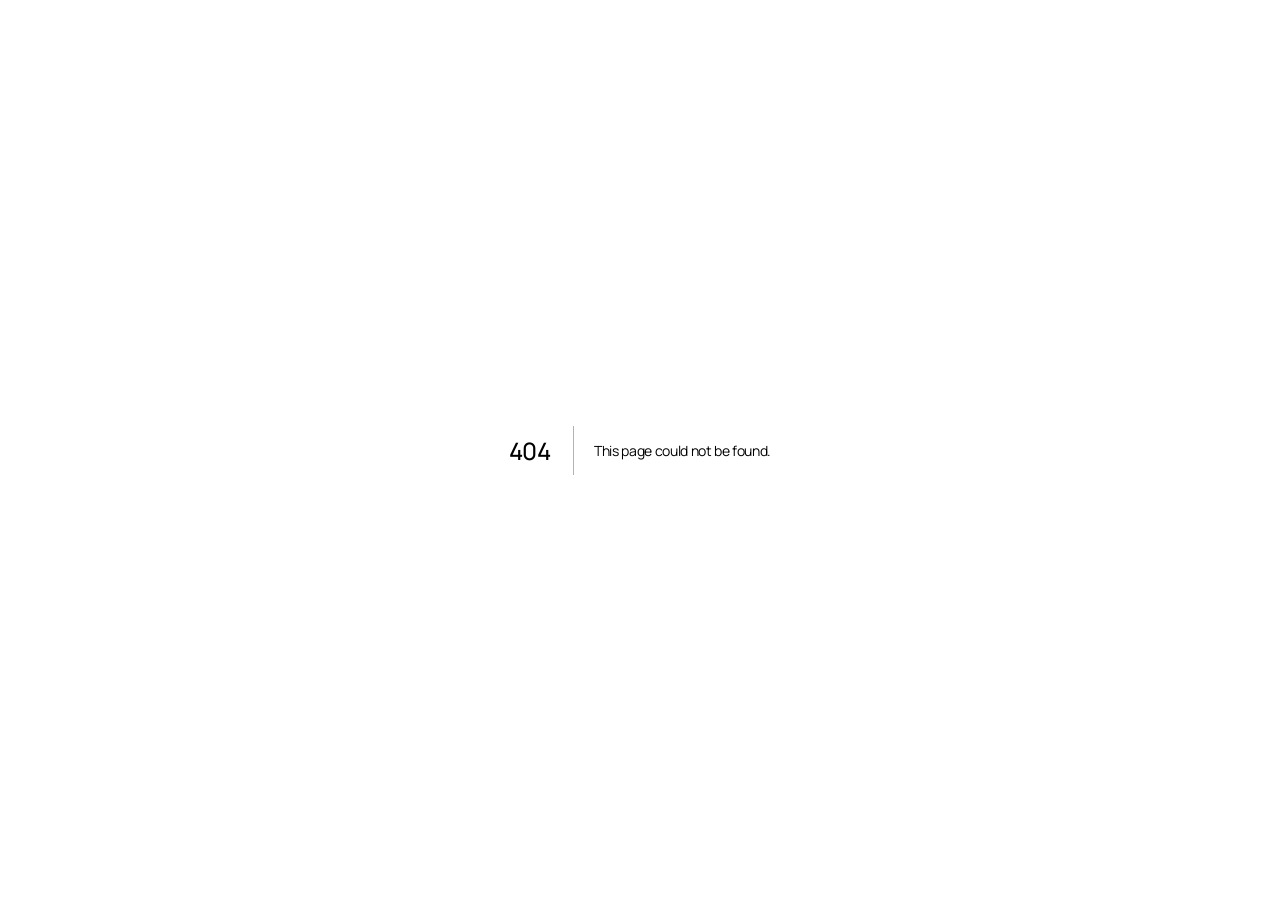
<file: 404/index.html>
<!DOCTYPE html><html lang="ru"><head><meta charSet="utf-8"/><meta name="viewport" content="width=device-width, initial-scale=1"/><link rel="stylesheet" href="/_next/static/css/8384a8f6e0524b53.css" data-precedence="next"/><link rel="preload" as="script" fetchPriority="low" href="/_next/static/chunks/webpack-29957205745576aa.js"/><script src="/_next/static/chunks/fd9d1056-eb2fedd47241010b.js" async=""></script><script src="/_next/static/chunks/117-04976a20542f863c.js" async=""></script><script src="/_next/static/chunks/main-app-06262d3ad1063580.js" async=""></script><meta name="robots" content="noindex"/><link rel="preconnect" href="https://fonts.googleapis.com"/><link rel="preconnect" href="https://fonts.gstatic.com" crossorigin=""/><title>404: This page could not be found.</title><title>Лидорадар — Радар лидов из соцсетей и мессенджеров</title><meta name="description" content="AI-платформа, которая находит и квалифицирует горячих лидов в соцсетях, мессенджерах и на маркетплейсах. Мониторинг бренда, анализ упоминаний, генерация лидов 24/7."/><meta name="keywords" content="лидогенерация,мониторинг соцсетей,AI лиды,B2B лиды,sentiment analysis,crisis detection"/><meta property="og:title" content="Лидорадар — Лиды из соцсетей на автопилоте"/><meta property="og:description" content="Превращайте упоминания в продажи. AI находит горячих клиентов раньше конкурентов."/><meta property="og:locale" content="ru_RU"/><meta property="og:type" content="website"/><meta name="twitter:card" content="summary"/><meta name="twitter:title" content="Лидорадар — Лиды из соцсетей на автопилоте"/><meta name="twitter:description" content="Превращайте упоминания в продажи. AI находит горячих клиентов раньше конкурентов."/><link rel="shortcut icon" href="/favicon.ico"/><link rel="icon" href="/favicon.svg" type="image/svg+xml"/><link rel="icon" href="/favicon-32.png" sizes="32x32" type="image/png"/><link rel="icon" href="/favicon-16.png" sizes="16x16" type="image/png"/><link rel="icon" href="/favicon-192.png" sizes="192x192" type="image/png"/><link rel="icon" href="/favicon-512.png" sizes="512x512" type="image/png"/><link rel="apple-touch-icon" href="/apple-touch-icon.png"/><link href="https://fonts.googleapis.com/css2?family=Inter:wght@400;500;600;700&amp;family=Manrope:wght@500;600;700;800&amp;display=swap" rel="stylesheet"/><script src="/_next/static/chunks/polyfills-42372ed130431b0a.js" noModule=""></script></head><body><div style="font-family:system-ui,&quot;Segoe UI&quot;,Roboto,Helvetica,Arial,sans-serif,&quot;Apple Color Emoji&quot;,&quot;Segoe UI Emoji&quot;;height:100vh;text-align:center;display:flex;flex-direction:column;align-items:center;justify-content:center"><div><style>body{color:#000;background:#fff;margin:0}.next-error-h1{border-right:1px solid rgba(0,0,0,.3)}@media (prefers-color-scheme:dark){body{color:#fff;background:#000}.next-error-h1{border-right:1px solid rgba(255,255,255,.3)}}</style><h1 class="next-error-h1" style="display:inline-block;margin:0 20px 0 0;padding:0 23px 0 0;font-size:24px;font-weight:500;vertical-align:top;line-height:49px">404</h1><div style="display:inline-block"><h2 style="font-size:14px;font-weight:400;line-height:49px;margin:0">This page could not be found.</h2></div></div></div><script src="/_next/static/chunks/webpack-29957205745576aa.js" async=""></script><script>(self.__next_f=self.__next_f||[]).push([0]);self.__next_f.push([2,null])</script><script>self.__next_f.push([1,"1:HL[\"/_next/static/css/8384a8f6e0524b53.css\",\"style\"]\n"])</script><script>self.__next_f.push([1,"2:I[2846,[],\"\"]\n4:I[4707,[],\"\"]\n5:I[6423,[],\"\"]\nb:I[1060,[],\"\"]\n6:{\"fontFamily\":\"system-ui,\\\"Segoe UI\\\",Roboto,Helvetica,Arial,sans-serif,\\\"Apple Color Emoji\\\",\\\"Segoe UI Emoji\\\"\",\"height\":\"100vh\",\"textAlign\":\"center\",\"display\":\"flex\",\"flexDirection\":\"column\",\"alignItems\":\"center\",\"justifyContent\":\"center\"}\n7:{\"display\":\"inline-block\",\"margin\":\"0 20px 0 0\",\"padding\":\"0 23px 0 0\",\"fontSize\":24,\"fontWeight\":500,\"verticalAlign\":\"top\",\"lineHeight\":\"49px\"}\n8:{\"display\":\"inline-block\"}\n9:{\"fontSize\":14,\"fontWeight\":400,\"lineHeight\":\"49px\",\"margin\":0}\nc:[]\n"])</script><script>self.__next_f.push([1,"0:[\"$\",\"$L2\",null,{\"buildId\":\"iZDjgi6fXm3Zw8TTtgOlK\",\"assetPrefix\":\"\",\"urlParts\":[\"\",\"_not-found\",\"\"],\"initialTree\":[\"\",{\"children\":[\"/_not-found\",{\"children\":[\"__PAGE__\",{}]}]},\"$undefined\",\"$undefined\",true],\"initialSeedData\":[\"\",{\"children\":[\"/_not-found\",{\"children\":[\"__PAGE__\",{},[[\"$L3\",[[\"$\",\"title\",null,{\"children\":\"404: This page could not be found.\"}],[\"$\",\"div\",null,{\"style\":{\"fontFamily\":\"system-ui,\\\"Segoe UI\\\",Roboto,Helvetica,Arial,sans-serif,\\\"Apple Color Emoji\\\",\\\"Segoe UI Emoji\\\"\",\"height\":\"100vh\",\"textAlign\":\"center\",\"display\":\"flex\",\"flexDirection\":\"column\",\"alignItems\":\"center\",\"justifyContent\":\"center\"},\"children\":[\"$\",\"div\",null,{\"children\":[[\"$\",\"style\",null,{\"dangerouslySetInnerHTML\":{\"__html\":\"body{color:#000;background:#fff;margin:0}.next-error-h1{border-right:1px solid rgba(0,0,0,.3)}@media (prefers-color-scheme:dark){body{color:#fff;background:#000}.next-error-h1{border-right:1px solid rgba(255,255,255,.3)}}\"}}],[\"$\",\"h1\",null,{\"className\":\"next-error-h1\",\"style\":{\"display\":\"inline-block\",\"margin\":\"0 20px 0 0\",\"padding\":\"0 23px 0 0\",\"fontSize\":24,\"fontWeight\":500,\"verticalAlign\":\"top\",\"lineHeight\":\"49px\"},\"children\":\"404\"}],[\"$\",\"div\",null,{\"style\":{\"display\":\"inline-block\"},\"children\":[\"$\",\"h2\",null,{\"style\":{\"fontSize\":14,\"fontWeight\":400,\"lineHeight\":\"49px\",\"margin\":0},\"children\":\"This page could not be found.\"}]}]]}]}]],null],null],null]},[null,[\"$\",\"$L4\",null,{\"parallelRouterKey\":\"children\",\"segmentPath\":[\"children\",\"/_not-found\",\"children\"],\"error\":\"$undefined\",\"errorStyles\":\"$undefined\",\"errorScripts\":\"$undefined\",\"template\":[\"$\",\"$L5\",null,{}],\"templateStyles\":\"$undefined\",\"templateScripts\":\"$undefined\",\"notFound\":\"$undefined\",\"notFoundStyles\":\"$undefined\"}]],null]},[[[[\"$\",\"link\",\"0\",{\"rel\":\"stylesheet\",\"href\":\"/_next/static/css/8384a8f6e0524b53.css\",\"precedence\":\"next\",\"crossOrigin\":\"$undefined\"}]],[\"$\",\"html\",null,{\"lang\":\"ru\",\"suppressHydrationWarning\":true,\"children\":[[\"$\",\"head\",null,{\"children\":[[\"$\",\"link\",null,{\"rel\":\"preconnect\",\"href\":\"https://fonts.googleapis.com\"}],[\"$\",\"link\",null,{\"rel\":\"preconnect\",\"href\":\"https://fonts.gstatic.com\",\"crossOrigin\":\"\"}],[\"$\",\"link\",null,{\"href\":\"https://fonts.googleapis.com/css2?family=Inter:wght@400;500;600;700\u0026family=Manrope:wght@500;600;700;800\u0026display=swap\",\"rel\":\"stylesheet\"}]]}],[\"$\",\"body\",null,{\"children\":[\"$\",\"$L4\",null,{\"parallelRouterKey\":\"children\",\"segmentPath\":[\"children\"],\"error\":\"$undefined\",\"errorStyles\":\"$undefined\",\"errorScripts\":\"$undefined\",\"template\":[\"$\",\"$L5\",null,{}],\"templateStyles\":\"$undefined\",\"templateScripts\":\"$undefined\",\"notFound\":[[\"$\",\"title\",null,{\"children\":\"404: This page could not be found.\"}],[\"$\",\"div\",null,{\"style\":\"$6\",\"children\":[\"$\",\"div\",null,{\"children\":[[\"$\",\"style\",null,{\"dangerouslySetInnerHTML\":{\"__html\":\"body{color:#000;background:#fff;margin:0}.next-error-h1{border-right:1px solid rgba(0,0,0,.3)}@media (prefers-color-scheme:dark){body{color:#fff;background:#000}.next-error-h1{border-right:1px solid rgba(255,255,255,.3)}}\"}}],[\"$\",\"h1\",null,{\"className\":\"next-error-h1\",\"style\":\"$7\",\"children\":\"404\"}],[\"$\",\"div\",null,{\"style\":\"$8\",\"children\":[\"$\",\"h2\",null,{\"style\":\"$9\",\"children\":\"This page could not be found.\"}]}]]}]}]],\"notFoundStyles\":[]}]}]]}]],null],null],\"couldBeIntercepted\":false,\"initialHead\":[[\"$\",\"meta\",null,{\"name\":\"robots\",\"content\":\"noindex\"}],\"$La\"],\"globalErrorComponent\":\"$b\",\"missingSlots\":\"$Wc\"}]\n"])</script><script>self.__next_f.push([1,"a:[[\"$\",\"meta\",\"0\",{\"name\":\"viewport\",\"content\":\"width=device-width, initial-scale=1\"}],[\"$\",\"meta\",\"1\",{\"charSet\":\"utf-8\"}],[\"$\",\"title\",\"2\",{\"children\":\"Лидорадар — Радар лидов из соцсетей и мессенджеров\"}],[\"$\",\"meta\",\"3\",{\"name\":\"description\",\"content\":\"AI-платформа, которая находит и квалифицирует горячих лидов в соцсетях, мессенджерах и на маркетплейсах. Мониторинг бренда, анализ упоминаний, генерация лидов 24/7.\"}],[\"$\",\"meta\",\"4\",{\"name\":\"keywords\",\"content\":\"лидогенерация,мониторинг соцсетей,AI лиды,B2B лиды,sentiment analysis,crisis detection\"}],[\"$\",\"meta\",\"5\",{\"property\":\"og:title\",\"content\":\"Лидорадар — Лиды из соцсетей на автопилоте\"}],[\"$\",\"meta\",\"6\",{\"property\":\"og:description\",\"content\":\"Превращайте упоминания в продажи. AI находит горячих клиентов раньше конкурентов.\"}],[\"$\",\"meta\",\"7\",{\"property\":\"og:locale\",\"content\":\"ru_RU\"}],[\"$\",\"meta\",\"8\",{\"property\":\"og:type\",\"content\":\"website\"}],[\"$\",\"meta\",\"9\",{\"name\":\"twitter:card\",\"content\":\"summary\"}],[\"$\",\"meta\",\"10\",{\"name\":\"twitter:title\",\"content\":\"Лидорадар — Лиды из соцсетей на автопилоте\"}],[\"$\",\"meta\",\"11\",{\"name\":\"twitter:description\",\"content\":\"Превращайте упоминания в продажи. AI находит горячих клиентов раньше конкурентов.\"}],[\"$\",\"link\",\"12\",{\"rel\":\"shortcut icon\",\"href\":\"/favicon.ico\"}],[\"$\",\"link\",\"13\",{\"rel\":\"icon\",\"href\":\"/favicon.svg\",\"type\":\"image/svg+xml\"}],[\"$\",\"link\",\"14\",{\"rel\":\"icon\",\"href\":\"/favicon-32.png\",\"sizes\":\"32x32\",\"type\":\"image/png\"}],[\"$\",\"link\",\"15\",{\"rel\":\"icon\",\"href\":\"/favicon-16.png\",\"sizes\":\"16x16\",\"type\":\"image/png\"}],[\"$\",\"link\",\"16\",{\"rel\":\"icon\",\"href\":\"/favicon-192.png\",\"sizes\":\"192x192\",\"type\":\"image/png\"}],[\"$\",\"link\",\"17\",{\"rel\":\"icon\",\"href\":\"/favicon-512.png\",\"sizes\":\"512x512\",\"type\":\"image/png\"}],[\"$\",\"link\",\"18\",{\"rel\":\"apple-touch-icon\",\"href\":\"/apple-touch-icon.png\"}]]\n"])</script><script>self.__next_f.push([1,"3:null\n"])</script></body></html>
</file>
<file: _next/static/css/8384a8f6e0524b53.css>
*,:after,:before{--tw-border-spacing-x:0;--tw-border-spacing-y:0;--tw-translate-x:0;--tw-translate-y:0;--tw-rotate:0;--tw-skew-x:0;--tw-skew-y:0;--tw-scale-x:1;--tw-scale-y:1;--tw-pan-x: ;--tw-pan-y: ;--tw-pinch-zoom: ;--tw-scroll-snap-strictness:proximity;--tw-gradient-from-position: ;--tw-gradient-via-position: ;--tw-gradient-to-position: ;--tw-ordinal: ;--tw-slashed-zero: ;--tw-numeric-figure: ;--tw-numeric-spacing: ;--tw-numeric-fraction: ;--tw-ring-inset: ;--tw-ring-offset-width:0px;--tw-ring-offset-color:#fff;--tw-ring-color:rgba(59,130,246,.5);--tw-ring-offset-shadow:0 0 #0000;--tw-ring-shadow:0 0 #0000;--tw-shadow:0 0 #0000;--tw-shadow-colored:0 0 #0000;--tw-blur: ;--tw-brightness: ;--tw-contrast: ;--tw-grayscale: ;--tw-hue-rotate: ;--tw-invert: ;--tw-saturate: ;--tw-sepia: ;--tw-drop-shadow: ;--tw-backdrop-blur: ;--tw-backdrop-brightness: ;--tw-backdrop-contrast: ;--tw-backdrop-grayscale: ;--tw-backdrop-hue-rotate: ;--tw-backdrop-invert: ;--tw-backdrop-opacity: ;--tw-backdrop-saturate: ;--tw-backdrop-sepia: ;--tw-contain-size: ;--tw-contain-layout: ;--tw-contain-paint: ;--tw-contain-style: }::backdrop{--tw-border-spacing-x:0;--tw-border-spacing-y:0;--tw-translate-x:0;--tw-translate-y:0;--tw-rotate:0;--tw-skew-x:0;--tw-skew-y:0;--tw-scale-x:1;--tw-scale-y:1;--tw-pan-x: ;--tw-pan-y: ;--tw-pinch-zoom: ;--tw-scroll-snap-strictness:proximity;--tw-gradient-from-position: ;--tw-gradient-via-position: ;--tw-gradient-to-position: ;--tw-ordinal: ;--tw-slashed-zero: ;--tw-numeric-figure: ;--tw-numeric-spacing: ;--tw-numeric-fraction: ;--tw-ring-inset: ;--tw-ring-offset-width:0px;--tw-ring-offset-color:#fff;--tw-ring-color:rgba(59,130,246,.5);--tw-ring-offset-shadow:0 0 #0000;--tw-ring-shadow:0 0 #0000;--tw-shadow:0 0 #0000;--tw-shadow-colored:0 0 #0000;--tw-blur: ;--tw-brightness: ;--tw-contrast: ;--tw-grayscale: ;--tw-hue-rotate: ;--tw-invert: ;--tw-saturate: ;--tw-sepia: ;--tw-drop-shadow: ;--tw-backdrop-blur: ;--tw-backdrop-brightness: ;--tw-backdrop-contrast: ;--tw-backdrop-grayscale: ;--tw-backdrop-hue-rotate: ;--tw-backdrop-invert: ;--tw-backdrop-opacity: ;--tw-backdrop-saturate: ;--tw-backdrop-sepia: ;--tw-contain-size: ;--tw-contain-layout: ;--tw-contain-paint: ;--tw-contain-style: }/*
! tailwindcss v3.4.19 | MIT License | https://tailwindcss.com
*/*,:after,:before{box-sizing:border-box;border:0 solid #e5e7eb}:after,:before{--tw-content:""}:host,html{line-height:1.5;-webkit-text-size-adjust:100%;-moz-tab-size:4;-o-tab-size:4;tab-size:4;font-family:Inter,system-ui,sans-serif;font-feature-settings:normal;font-variation-settings:normal;-webkit-tap-highlight-color:transparent}body{margin:0;line-height:inherit}hr{height:0;color:inherit;border-top-width:1px}abbr:where([title]){-webkit-text-decoration:underline dotted;text-decoration:underline dotted}h1,h2,h3,h4,h5,h6{font-size:inherit;font-weight:inherit}a{color:inherit;text-decoration:inherit}b,strong{font-weight:bolder}code,kbd,pre,samp{font-family:ui-monospace,SFMono-Regular,Menlo,Monaco,Consolas,Liberation Mono,Courier New,monospace;font-feature-settings:normal;font-variation-settings:normal;font-size:1em}small{font-size:80%}sub,sup{font-size:75%;line-height:0;position:relative;vertical-align:baseline}sub{bottom:-.25em}sup{top:-.5em}table{text-indent:0;border-color:inherit;border-collapse:collapse}button,input,optgroup,select,textarea{font-family:inherit;font-feature-settings:inherit;font-variation-settings:inherit;font-size:100%;font-weight:inherit;line-height:inherit;letter-spacing:inherit;color:inherit;margin:0;padding:0}button,select{text-transform:none}button,input:where([type=button]),input:where([type=reset]),input:where([type=submit]){-webkit-appearance:button;background-color:transparent;background-image:none}:-moz-focusring{outline:auto}:-moz-ui-invalid{box-shadow:none}progress{vertical-align:baseline}::-webkit-inner-spin-button,::-webkit-outer-spin-button{height:auto}[type=search]{-webkit-appearance:textfield;outline-offset:-2px}::-webkit-search-decoration{-webkit-appearance:none}::-webkit-file-upload-button{-webkit-appearance:button;font:inherit}summary{display:list-item}blockquote,dd,dl,figure,h1,h2,h3,h4,h5,h6,hr,p,pre{margin:0}fieldset{margin:0}fieldset,legend{padding:0}menu,ol,ul{list-style:none;margin:0;padding:0}dialog{padding:0}textarea{resize:vertical}input::-moz-placeholder,textarea::-moz-placeholder{opacity:1;color:#9ca3af}input::placeholder,textarea::placeholder{opacity:1;color:#9ca3af}[role=button],button{cursor:pointer}:disabled{cursor:default}audio,canvas,embed,iframe,img,object,svg,video{display:block;vertical-align:middle}img,video{max-width:100%;height:auto}[hidden]:where(:not([hidden=until-found])){display:none}:root{--background:0 0% 100%;--foreground:222 47% 11%;--card:0 0% 100%;--card-foreground:222 47% 11%;--primary:250 84% 60%;--primary-foreground:0 0% 100%;--secondary:220 14% 96%;--secondary-foreground:222 47% 11%;--muted:220 14% 96%;--muted-foreground:220 9% 46%;--accent:162 73% 46%;--accent-foreground:0 0% 100%;--border:220 13% 91%;--input:220 13% 91%;--ring:250 84% 60%;--radius:0.75rem}*{border-color:hsl(var(--border))}html{scroll-behavior:smooth}body{background-color:hsl(var(--background));font-family:Inter,system-ui,sans-serif;color:hsl(var(--foreground));-webkit-font-smoothing:antialiased;-moz-osx-font-smoothing:grayscale;font-feature-settings:"rlig" 1,"calt" 1,"ss01" 1}h1,h2,h3,h4,h5{font-family:Manrope,Inter,system-ui,sans-serif;letter-spacing:-.025em}.container{width:100%;margin-right:auto;margin-left:auto;padding-right:1.5rem;padding-left:1.5rem}@media (min-width:1280px){.container{max-width:1280px}}.sr-only{position:absolute;width:1px;height:1px;padding:0;margin:-1px;overflow:hidden;clip:rect(0,0,0,0);white-space:nowrap;border-width:0}.pointer-events-none{pointer-events:none}.absolute{position:absolute}.relative{position:relative}.sticky{position:sticky}.-inset-6{inset:-1.5rem}.-inset-px{inset:-1px}.inset-0{inset:0}.-right-1\.5{right:-.375rem}.-right-2{right:-.5rem}.-top-1\.5{top:-.375rem}.-top-2{top:-.5rem}.-top-40{top:-10rem}.left-0{left:0}.left-1\/2{left:50%}.right-0{right:0}.right-4{right:1rem}.top-0{top:0}.top-1\/2{top:50%}.top-40{top:10rem}.top-7{top:1.75rem}.-z-10{z-index:-10}.z-50{z-index:50}.order-1{order:1}.order-2{order:2}.mx-auto{margin-left:auto;margin-right:auto}.my-20{margin-top:5rem;margin-bottom:5rem}.mb-1\.5{margin-bottom:.375rem}.mb-2{margin-bottom:.5rem}.mb-3{margin-bottom:.75rem}.mb-4{margin-bottom:1rem}.mb-6{margin-bottom:1.5rem}.ml-3{margin-left:.75rem}.ml-auto{margin-left:auto}.mt-0\.5{margin-top:.125rem}.mt-1{margin-top:.25rem}.mt-1\.5{margin-top:.375rem}.mt-10{margin-top:2.5rem}.mt-12{margin-top:3rem}.mt-14{margin-top:3.5rem}.mt-16{margin-top:4rem}.mt-2{margin-top:.5rem}.mt-2\.5{margin-top:.625rem}.mt-3{margin-top:.75rem}.mt-4{margin-top:1rem}.mt-5{margin-top:1.25rem}.mt-6{margin-top:1.5rem}.line-clamp-2{overflow:hidden;display:-webkit-box;-webkit-box-orient:vertical;-webkit-line-clamp:2}.block{display:block}.flex{display:flex}.inline-flex{display:inline-flex}.grid{display:grid}.hidden{display:none}.h-1\.5{height:.375rem}.h-10{height:2.5rem}.h-11{height:2.75rem}.h-12{height:3rem}.h-14{height:3.5rem}.h-16{height:4rem}.h-2{height:.5rem}.h-3{height:.75rem}.h-3\.5{height:.875rem}.h-4{height:1rem}.h-5{height:1.25rem}.h-6{height:1.5rem}.h-8{height:2rem}.h-9{height:2.25rem}.h-\[400px\]{height:400px}.h-\[500px\]{height:500px}.h-full{height:100%}.h-px{height:1px}.min-h-screen{min-height:100vh}.w-1\.5{width:.375rem}.w-10{width:2.5rem}.w-12{width:3rem}.w-14{width:3.5rem}.w-16{width:4rem}.w-2{width:.5rem}.w-3{width:.75rem}.w-3\.5{width:.875rem}.w-4{width:1rem}.w-5{width:1.25rem}.w-6{width:1.5rem}.w-8{width:2rem}.w-9{width:2.25rem}.w-\[400px\]{width:400px}.w-\[800px\]{width:800px}.w-full{width:100%}.min-w-0{min-width:0}.max-w-2xl{max-width:42rem}.max-w-3xl{max-width:48rem}.max-w-4xl{max-width:56rem}.max-w-5xl{max-width:64rem}.max-w-md{max-width:28rem}.max-w-xs{max-width:20rem}.flex-1{flex:1 1 0%}.shrink-0{flex-shrink:0}.-translate-x-1\/2{--tw-translate-x:-50%}.-translate-x-1\/2,.-translate-y-1\/2{transform:translate(var(--tw-translate-x),var(--tw-translate-y)) rotate(var(--tw-rotate)) skewX(var(--tw-skew-x)) skewY(var(--tw-skew-y)) scaleX(var(--tw-scale-x)) scaleY(var(--tw-scale-y))}.-translate-y-1\/2{--tw-translate-y:-50%}.rotate-180{--tw-rotate:180deg;transform:translate(var(--tw-translate-x),var(--tw-translate-y)) rotate(var(--tw-rotate)) skewX(var(--tw-skew-x)) skewY(var(--tw-skew-y)) scaleX(var(--tw-scale-x)) scaleY(var(--tw-scale-y))}@keyframes fade-in{0%{opacity:0}to{opacity:1}}.animate-fade-in{animation:fade-in .8s ease-out forwards}@keyframes fade-up{0%{opacity:0;transform:translateY(12px)}to{opacity:1;transform:translateY(0)}}.animate-fade-up{animation:fade-up .6s ease-out forwards}@keyframes ping{75%,to{transform:scale(2);opacity:0}}.animate-ping{animation:ping 1s cubic-bezier(0,0,.2,1) infinite}@keyframes spin{to{transform:rotate(1turn)}}.animate-spin{animation:spin 1s linear infinite}.cursor-pointer{cursor:pointer}.appearance-none{-webkit-appearance:none;-moz-appearance:none;appearance:none}.grid-cols-2{grid-template-columns:repeat(2,minmax(0,1fr))}.grid-cols-3{grid-template-columns:repeat(3,minmax(0,1fr))}.grid-rows-\[0fr\]{grid-template-rows:0fr}.grid-rows-\[1fr\]{grid-template-rows:1fr}.flex-col{flex-direction:column}.flex-wrap{flex-wrap:wrap}.items-start{align-items:flex-start}.items-center{align-items:center}.items-baseline{align-items:baseline}.justify-center{justify-content:center}.justify-between{justify-content:space-between}.gap-1{gap:.25rem}.gap-1\.5{gap:.375rem}.gap-12{gap:3rem}.gap-2{gap:.5rem}.gap-2\.5{gap:.625rem}.gap-3{gap:.75rem}.gap-4{gap:1rem}.gap-6{gap:1.5rem}.gap-8{gap:2rem}.gap-x-2{-moz-column-gap:.5rem;column-gap:.5rem}.gap-x-6{-moz-column-gap:1.5rem;column-gap:1.5rem}.gap-y-0\.5{row-gap:.125rem}.gap-y-2{row-gap:.5rem}.space-y-1\.5>:not([hidden])~:not([hidden]){--tw-space-y-reverse:0;margin-top:calc(.375rem * calc(1 - var(--tw-space-y-reverse)));margin-bottom:calc(.375rem * var(--tw-space-y-reverse))}.space-y-2>:not([hidden])~:not([hidden]){--tw-space-y-reverse:0;margin-top:calc(.5rem * calc(1 - var(--tw-space-y-reverse)));margin-bottom:calc(.5rem * var(--tw-space-y-reverse))}.space-y-2\.5>:not([hidden])~:not([hidden]){--tw-space-y-reverse:0;margin-top:calc(.625rem * calc(1 - var(--tw-space-y-reverse)));margin-bottom:calc(.625rem * var(--tw-space-y-reverse))}.space-y-3>:not([hidden])~:not([hidden]){--tw-space-y-reverse:0;margin-top:calc(.75rem * calc(1 - var(--tw-space-y-reverse)));margin-bottom:calc(.75rem * var(--tw-space-y-reverse))}.space-y-4>:not([hidden])~:not([hidden]){--tw-space-y-reverse:0;margin-top:calc(1rem * calc(1 - var(--tw-space-y-reverse)));margin-bottom:calc(1rem * var(--tw-space-y-reverse))}.space-y-8>:not([hidden])~:not([hidden]){--tw-space-y-reverse:0;margin-top:calc(2rem * calc(1 - var(--tw-space-y-reverse)));margin-bottom:calc(2rem * var(--tw-space-y-reverse))}.divide-y>:not([hidden])~:not([hidden]){--tw-divide-y-reverse:0;border-top-width:calc(1px * calc(1 - var(--tw-divide-y-reverse)));border-bottom-width:calc(1px * var(--tw-divide-y-reverse))}.divide-border>:not([hidden])~:not([hidden]){border-color:hsl(var(--border))}.overflow-hidden{overflow:hidden}.overflow-x-hidden{overflow-x:hidden}.truncate{overflow:hidden;text-overflow:ellipsis}.truncate,.whitespace-nowrap{white-space:nowrap}.rounded-2xl{border-radius:1rem}.rounded-3xl{border-radius:1.5rem}.rounded-full{border-radius:9999px}.rounded-lg{border-radius:var(--radius)}.rounded-md{border-radius:calc(var(--radius) - 2px)}.rounded-xl{border-radius:.75rem}.border{border-width:1px}.border-2{border-width:2px}.border-y{border-top-width:1px}.border-b,.border-y{border-bottom-width:1px}.border-l-4{border-left-width:4px}.border-t{border-top-width:1px}.border-dashed{border-style:dashed}.border-amber-500\/30{border-color:rgba(245,158,11,.3)}.border-blue-500\/30{border-color:rgba(59,130,246,.3)}.border-border{border-color:hsl(var(--border))}.border-emerald-500\/30{border-color:rgba(16,185,129,.3)}.border-input{border-color:hsl(var(--input))}.border-primary{border-color:hsl(var(--primary))}.border-primary\/25{border-color:hsl(var(--primary)/.25)}.border-primary\/30{border-color:hsl(var(--primary)/.3)}.border-primary\/40{border-color:hsl(var(--primary)/.4)}.border-red-500\/30{border-color:rgba(239,68,68,.3)}.border-transparent{border-color:transparent}.bg-accent{background-color:hsl(var(--accent))}.bg-accent\/10{background-color:hsl(var(--accent)/.1)}.bg-accent\/15{background-color:hsl(var(--accent)/.15)}.bg-amber-500{--tw-bg-opacity:1;background-color:rgb(245 158 11/var(--tw-bg-opacity,1))}.bg-amber-500\/10{background-color:rgba(245,158,11,.1)}.bg-amber-500\/40{background-color:rgba(245,158,11,.4)}.bg-amber-500\/5{background-color:rgba(245,158,11,.05)}.bg-amber-500\/80{background-color:rgba(245,158,11,.8)}.bg-background{background-color:hsl(var(--background))}.bg-background\/40{background-color:hsl(var(--background)/.4)}.bg-background\/60{background-color:hsl(var(--background)/.6)}.bg-background\/80{background-color:hsl(var(--background)/.8)}.bg-blue-500{--tw-bg-opacity:1;background-color:rgb(59 130 246/var(--tw-bg-opacity,1))}.bg-blue-500\/10{background-color:rgba(59,130,246,.1)}.bg-blue-500\/5{background-color:rgba(59,130,246,.05)}.bg-blue-500\/70{background-color:rgba(59,130,246,.7)}.bg-card{background-color:hsl(var(--card))}.bg-card\/40{background-color:hsl(var(--card)/.4)}.bg-emerald-500{--tw-bg-opacity:1;background-color:rgb(16 185 129/var(--tw-bg-opacity,1))}.bg-emerald-500\/10{background-color:rgba(16,185,129,.1)}.bg-emerald-500\/5{background-color:rgba(16,185,129,.05)}.bg-emerald-500\/80{background-color:rgba(16,185,129,.8)}.bg-green-400{--tw-bg-opacity:1;background-color:rgb(74 222 128/var(--tw-bg-opacity,1))}.bg-muted{background-color:hsl(var(--muted))}.bg-muted-foreground\/30{background-color:hsl(var(--muted-foreground)/.3)}.bg-primary{background-color:hsl(var(--primary))}.bg-primary\/10{background-color:hsl(var(--primary)/.1)}.bg-primary\/20{background-color:hsl(var(--primary)/.2)}.bg-primary\/5{background-color:hsl(var(--primary)/.05)}.bg-red-400{--tw-bg-opacity:1;background-color:rgb(248 113 113/var(--tw-bg-opacity,1))}.bg-red-500{--tw-bg-opacity:1;background-color:rgb(239 68 68/var(--tw-bg-opacity,1))}.bg-red-500\/10{background-color:rgba(239,68,68,.1)}.bg-secondary{background-color:hsl(var(--secondary))}.bg-secondary\/30{background-color:hsl(var(--secondary)/.3)}.bg-secondary\/40{background-color:hsl(var(--secondary)/.4)}.bg-secondary\/60{background-color:hsl(var(--secondary)/.6)}.bg-yellow-400{--tw-bg-opacity:1;background-color:rgb(250 204 21/var(--tw-bg-opacity,1))}.bg-gradient-to-br{background-image:linear-gradient(to bottom right,var(--tw-gradient-stops))}.bg-gradient-to-r{background-image:linear-gradient(to right,var(--tw-gradient-stops))}.from-accent\/10{--tw-gradient-from:hsl(var(--accent)/0.1) var(--tw-gradient-from-position);--tw-gradient-to:hsl(var(--accent)/0) var(--tw-gradient-to-position);--tw-gradient-stops:var(--tw-gradient-from),var(--tw-gradient-to)}.from-primary{--tw-gradient-from:hsl(var(--primary)) var(--tw-gradient-from-position);--tw-gradient-to:hsl(var(--primary)/0) var(--tw-gradient-to-position);--tw-gradient-stops:var(--tw-gradient-from),var(--tw-gradient-to)}.from-primary\/0{--tw-gradient-from:hsl(var(--primary)/0) var(--tw-gradient-from-position);--tw-gradient-to:hsl(var(--primary)/0) var(--tw-gradient-to-position);--tw-gradient-stops:var(--tw-gradient-from),var(--tw-gradient-to)}.from-primary\/10{--tw-gradient-from:hsl(var(--primary)/0.1) var(--tw-gradient-from-position);--tw-gradient-to:hsl(var(--primary)/0) var(--tw-gradient-to-position);--tw-gradient-stops:var(--tw-gradient-from),var(--tw-gradient-to)}.from-primary\/30{--tw-gradient-from:hsl(var(--primary)/0.3) var(--tw-gradient-from-position);--tw-gradient-to:hsl(var(--primary)/0) var(--tw-gradient-to-position);--tw-gradient-stops:var(--tw-gradient-from),var(--tw-gradient-to)}.from-transparent{--tw-gradient-from:transparent var(--tw-gradient-from-position);--tw-gradient-to:transparent var(--tw-gradient-to-position);--tw-gradient-stops:var(--tw-gradient-from),var(--tw-gradient-to)}.via-border{--tw-gradient-to:hsl(var(--border)/0) var(--tw-gradient-to-position);--tw-gradient-stops:var(--tw-gradient-from),hsl(var(--border)) var(--tw-gradient-via-position),var(--tw-gradient-to)}.via-primary\/40{--tw-gradient-to:hsl(var(--primary)/0) var(--tw-gradient-to-position);--tw-gradient-stops:var(--tw-gradient-from),hsl(var(--primary)/0.4) var(--tw-gradient-via-position),var(--tw-gradient-to)}.via-transparent{--tw-gradient-to:transparent var(--tw-gradient-to-position);--tw-gradient-stops:var(--tw-gradient-from),transparent var(--tw-gradient-via-position),var(--tw-gradient-to)}.to-accent{--tw-gradient-to:hsl(var(--accent)) var(--tw-gradient-to-position)}.to-accent\/0{--tw-gradient-to:hsl(var(--accent)/0) var(--tw-gradient-to-position)}.to-accent\/10{--tw-gradient-to:hsl(var(--accent)/0.1) var(--tw-gradient-to-position)}.to-accent\/30{--tw-gradient-to:hsl(var(--accent)/0.3) var(--tw-gradient-to-position)}.to-primary\/10{--tw-gradient-to:hsl(var(--primary)/0.1) var(--tw-gradient-to-position)}.to-transparent{--tw-gradient-to:transparent var(--tw-gradient-to-position)}.p-1\.5{padding:.375rem}.p-2{padding:.5rem}.p-3{padding:.75rem}.p-3\.5{padding:.875rem}.p-4{padding:1rem}.p-6{padding:1.5rem}.px-1\.5{padding-left:.375rem;padding-right:.375rem}.px-2{padding-left:.5rem;padding-right:.5rem}.px-2\.5{padding-left:.625rem;padding-right:.625rem}.px-3{padding-left:.75rem;padding-right:.75rem}.px-4{padding-left:1rem;padding-right:1rem}.px-5{padding-left:1.25rem;padding-right:1.25rem}.px-6{padding-left:1.5rem;padding-right:1.5rem}.px-7{padding-left:1.75rem;padding-right:1.75rem}.px-8{padding-left:2rem;padding-right:2rem}.py-0\.5{padding-top:.125rem;padding-bottom:.125rem}.py-1{padding-top:.25rem;padding-bottom:.25rem}.py-1\.5{padding-top:.375rem;padding-bottom:.375rem}.py-16{padding-top:4rem;padding-bottom:4rem}.py-2\.5{padding-top:.625rem;padding-bottom:.625rem}.py-24{padding-top:6rem;padding-bottom:6rem}.py-3{padding-top:.75rem;padding-bottom:.75rem}.py-4{padding-top:1rem;padding-bottom:1rem}.py-5{padding-top:1.25rem;padding-bottom:1.25rem}.py-8{padding-top:2rem;padding-bottom:2rem}.pb-20{padding-bottom:5rem}.pb-3{padding-bottom:.75rem}.pb-5{padding-bottom:1.25rem}.pr-10{padding-right:2.5rem}.pt-0{padding-top:0}.pt-16{padding-top:4rem}.pt-2{padding-top:.5rem}.pt-4{padding-top:1rem}.pt-5{padding-top:1.25rem}.pt-8{padding-top:2rem}.text-left{text-align:left}.text-center{text-align:center}.text-right{text-align:right}.font-display{font-family:Manrope,Inter,system-ui,sans-serif}.text-2xl{font-size:1.5rem;line-height:2rem}.text-3xl{font-size:1.875rem;line-height:2.25rem}.text-4xl{font-size:2.25rem;line-height:2.5rem}.text-\[10px\]{font-size:10px}.text-\[11px\]{font-size:11px}.text-\[9px\]{font-size:9px}.text-base{font-size:1rem;line-height:1.5rem}.text-lg{font-size:1.125rem;line-height:1.75rem}.text-sm{font-size:.875rem;line-height:1.25rem}.text-xl{font-size:1.25rem;line-height:1.75rem}.text-xs{font-size:.75rem;line-height:1rem}.font-bold{font-weight:700}.font-medium{font-weight:500}.font-semibold{font-weight:600}.uppercase{text-transform:uppercase}.italic{font-style:italic}.leading-\[1\.05\]{line-height:1.05}.leading-none{line-height:1}.leading-relaxed{line-height:1.625}.leading-snug{line-height:1.375}.leading-tight{line-height:1.25}.tracking-tight{letter-spacing:-.025em}.tracking-wider{letter-spacing:.05em}.text-accent{color:hsl(var(--accent))}.text-accent-foreground{color:hsl(var(--accent-foreground))}.text-amber-600{--tw-text-opacity:1;color:rgb(217 119 6/var(--tw-text-opacity,1))}.text-amber-700{--tw-text-opacity:1;color:rgb(180 83 9/var(--tw-text-opacity,1))}.text-blue-700{--tw-text-opacity:1;color:rgb(29 78 216/var(--tw-text-opacity,1))}.text-card-foreground{color:hsl(var(--card-foreground))}.text-emerald-700{--tw-text-opacity:1;color:rgb(4 120 87/var(--tw-text-opacity,1))}.text-foreground{color:hsl(var(--foreground))}.text-muted-foreground{color:hsl(var(--muted-foreground))}.text-primary{color:hsl(var(--primary))}.text-primary-foreground{color:hsl(var(--primary-foreground))}.text-red-500{--tw-text-opacity:1;color:rgb(239 68 68/var(--tw-text-opacity,1))}.text-red-600{--tw-text-opacity:1;color:rgb(220 38 38/var(--tw-text-opacity,1))}.text-white{--tw-text-opacity:1;color:rgb(255 255 255/var(--tw-text-opacity,1))}.line-through{text-decoration-line:line-through}.underline-offset-4{text-underline-offset:4px}.opacity-0{opacity:0}.opacity-100{opacity:1}.opacity-50{opacity:.5}.opacity-60{opacity:.6}.opacity-70{opacity:.7}.shadow-2xl{--tw-shadow:0 25px 50px -12px rgba(0,0,0,.25);--tw-shadow-colored:0 25px 50px -12px var(--tw-shadow-color)}.shadow-2xl,.shadow-lg{box-shadow:var(--tw-ring-offset-shadow,0 0 #0000),var(--tw-ring-shadow,0 0 #0000),var(--tw-shadow)}.shadow-lg{--tw-shadow:0 10px 15px -3px rgba(0,0,0,.1),0 4px 6px -4px rgba(0,0,0,.1);--tw-shadow-colored:0 10px 15px -3px var(--tw-shadow-color),0 4px 6px -4px var(--tw-shadow-color)}.shadow-md{--tw-shadow:0 4px 6px -1px rgba(0,0,0,.1),0 2px 4px -2px rgba(0,0,0,.1);--tw-shadow-colored:0 4px 6px -1px var(--tw-shadow-color),0 2px 4px -2px var(--tw-shadow-color)}.shadow-md,.shadow-sm{box-shadow:var(--tw-ring-offset-shadow,0 0 #0000),var(--tw-ring-shadow,0 0 #0000),var(--tw-shadow)}.shadow-sm{--tw-shadow:0 1px 2px 0 rgba(0,0,0,.05);--tw-shadow-colored:0 1px 2px 0 var(--tw-shadow-color)}.shadow-xl{--tw-shadow:0 20px 25px -5px rgba(0,0,0,.1),0 8px 10px -6px rgba(0,0,0,.1);--tw-shadow-colored:0 20px 25px -5px var(--tw-shadow-color),0 8px 10px -6px var(--tw-shadow-color);box-shadow:var(--tw-ring-offset-shadow,0 0 #0000),var(--tw-ring-shadow,0 0 #0000),var(--tw-shadow)}.shadow-accent\/20{--tw-shadow-color:hsl(var(--accent)/0.2);--tw-shadow:var(--tw-shadow-colored)}.shadow-primary\/10{--tw-shadow-color:hsl(var(--primary)/0.1);--tw-shadow:var(--tw-shadow-colored)}.shadow-primary\/20{--tw-shadow-color:hsl(var(--primary)/0.2);--tw-shadow:var(--tw-shadow-colored)}.shadow-primary\/5{--tw-shadow-color:hsl(var(--primary)/0.05);--tw-shadow:var(--tw-shadow-colored)}.outline{outline-style:solid}.blur-2xl{--tw-blur:blur(40px)}.blur-2xl,.blur-3xl{filter:var(--tw-blur) var(--tw-brightness) var(--tw-contrast) var(--tw-grayscale) var(--tw-hue-rotate) var(--tw-invert) var(--tw-saturate) var(--tw-sepia) var(--tw-drop-shadow)}.blur-3xl{--tw-blur:blur(64px)}.blur-xl{--tw-blur:blur(24px)}.blur-xl,.filter{filter:var(--tw-blur) var(--tw-brightness) var(--tw-contrast) var(--tw-grayscale) var(--tw-hue-rotate) var(--tw-invert) var(--tw-saturate) var(--tw-sepia) var(--tw-drop-shadow)}.backdrop-blur{--tw-backdrop-blur:blur(8px)}.backdrop-blur,.backdrop-blur-xl{backdrop-filter:var(--tw-backdrop-blur) var(--tw-backdrop-brightness) var(--tw-backdrop-contrast) var(--tw-backdrop-grayscale) var(--tw-backdrop-hue-rotate) var(--tw-backdrop-invert) var(--tw-backdrop-opacity) var(--tw-backdrop-saturate) var(--tw-backdrop-sepia)}.backdrop-blur-xl{--tw-backdrop-blur:blur(24px)}.transition-all{transition-property:all;transition-timing-function:cubic-bezier(.4,0,.2,1);transition-duration:.15s}.transition-colors{transition-property:color,background-color,border-color,text-decoration-color,fill,stroke;transition-timing-function:cubic-bezier(.4,0,.2,1);transition-duration:.15s}.transition-opacity{transition-property:opacity;transition-timing-function:cubic-bezier(.4,0,.2,1);transition-duration:.15s}.transition-transform{transition-property:transform;transition-timing-function:cubic-bezier(.4,0,.2,1);transition-duration:.15s}.duration-300{transition-duration:.3s}.ease-out{transition-timing-function:cubic-bezier(0,0,.2,1)}@keyframes enter{0%{opacity:var(--tw-enter-opacity,1);transform:translate3d(var(--tw-enter-translate-x,0),var(--tw-enter-translate-y,0),0) scale3d(var(--tw-enter-scale,1),var(--tw-enter-scale,1),var(--tw-enter-scale,1)) rotate(var(--tw-enter-rotate,0))}}@keyframes exit{to{opacity:var(--tw-exit-opacity,1);transform:translate3d(var(--tw-exit-translate-x,0),var(--tw-exit-translate-y,0),0) scale3d(var(--tw-exit-scale,1),var(--tw-exit-scale,1),var(--tw-exit-scale,1)) rotate(var(--tw-exit-rotate,0))}}.duration-300{animation-duration:.3s}.ease-out{animation-timing-function:cubic-bezier(0,0,.2,1)}.gradient-text{background:linear-gradient(135deg,#6043ef,#b643ef 50%,#20cb98);-webkit-background-clip:text;background-clip:text;-webkit-text-fill-color:transparent}.grid-bg{background-image:linear-gradient(to right,hsl(var(--border)/.5) 1px,transparent 1px),linear-gradient(to bottom,hsl(var(--border)/.5) 1px,transparent 1px);background-size:56px 56px;-webkit-mask-image:radial-gradient(ellipse 80% 50% at 50% 0,#000 40%,transparent 100%);mask-image:radial-gradient(ellipse 80% 50% at 50% 0,#000 40%,transparent 100%)}.placeholder\:text-muted-foreground\/60::-moz-placeholder{color:hsl(var(--muted-foreground)/.6)}.placeholder\:text-muted-foreground\/60::placeholder{color:hsl(var(--muted-foreground)/.6)}.last\:border-0:last-child{border-width:0}.last\:pb-0:last-child{padding-bottom:0}.hover\:-translate-y-0\.5:hover{--tw-translate-y:-0.125rem}.hover\:-translate-y-0\.5:hover,.hover\:-translate-y-1:hover{transform:translate(var(--tw-translate-x),var(--tw-translate-y)) rotate(var(--tw-rotate)) skewX(var(--tw-skew-x)) skewY(var(--tw-skew-y)) scaleX(var(--tw-scale-x)) scaleY(var(--tw-scale-y))}.hover\:-translate-y-1:hover{--tw-translate-y:-0.25rem}.hover\:border-accent\/40:hover{border-color:hsl(var(--accent)/.4)}.hover\:border-primary\/30:hover{border-color:hsl(var(--primary)/.3)}.hover\:border-primary\/40:hover{border-color:hsl(var(--primary)/.4)}.hover\:bg-accent\/5:hover{background-color:hsl(var(--accent)/.05)}.hover\:bg-accent\/90:hover{background-color:hsl(var(--accent)/.9)}.hover\:bg-card:hover{background-color:hsl(var(--card))}.hover\:bg-primary\/10:hover{background-color:hsl(var(--primary)/.1)}.hover\:bg-primary\/90:hover{background-color:hsl(var(--primary)/.9)}.hover\:bg-secondary:hover{background-color:hsl(var(--secondary))}.hover\:bg-secondary\/50:hover{background-color:hsl(var(--secondary)/.5)}.hover\:text-foreground:hover{color:hsl(var(--foreground))}.hover\:text-primary:hover{color:hsl(var(--primary))}.hover\:text-secondary-foreground:hover{color:hsl(var(--secondary-foreground))}.hover\:underline:hover{text-decoration-line:underline}.hover\:shadow-md:hover{--tw-shadow:0 4px 6px -1px rgba(0,0,0,.1),0 2px 4px -2px rgba(0,0,0,.1);--tw-shadow-colored:0 4px 6px -1px var(--tw-shadow-color),0 2px 4px -2px var(--tw-shadow-color)}.hover\:shadow-md:hover,.hover\:shadow-xl:hover{box-shadow:var(--tw-ring-offset-shadow,0 0 #0000),var(--tw-ring-shadow,0 0 #0000),var(--tw-shadow)}.hover\:shadow-xl:hover{--tw-shadow:0 20px 25px -5px rgba(0,0,0,.1),0 8px 10px -6px rgba(0,0,0,.1);--tw-shadow-colored:0 20px 25px -5px var(--tw-shadow-color),0 8px 10px -6px var(--tw-shadow-color)}.hover\:shadow-accent\/30:hover{--tw-shadow-color:hsl(var(--accent)/0.3);--tw-shadow:var(--tw-shadow-colored)}.hover\:shadow-primary\/30:hover{--tw-shadow-color:hsl(var(--primary)/0.3);--tw-shadow:var(--tw-shadow-colored)}.hover\:shadow-primary\/5:hover{--tw-shadow-color:hsl(var(--primary)/0.05);--tw-shadow:var(--tw-shadow-colored)}.focus\:border-primary:focus{border-color:hsl(var(--primary))}.focus\:outline-none:focus{outline:2px solid transparent;outline-offset:2px}.focus\:ring-2:focus{--tw-ring-offset-shadow:var(--tw-ring-inset) 0 0 0 var(--tw-ring-offset-width) var(--tw-ring-offset-color);--tw-ring-shadow:var(--tw-ring-inset) 0 0 0 calc(2px + var(--tw-ring-offset-width)) var(--tw-ring-color);box-shadow:var(--tw-ring-offset-shadow),var(--tw-ring-shadow),var(--tw-shadow,0 0 #0000)}.focus\:ring-ring:focus{--tw-ring-color:hsl(var(--ring))}.focus\:ring-offset-2:focus{--tw-ring-offset-width:2px}.focus\:ring-offset-background:focus{--tw-ring-offset-color:hsl(var(--background))}.focus-visible\:outline-none:focus-visible{outline:2px solid transparent;outline-offset:2px}.focus-visible\:ring-2:focus-visible{--tw-ring-offset-shadow:var(--tw-ring-inset) 0 0 0 var(--tw-ring-offset-width) var(--tw-ring-offset-color);--tw-ring-shadow:var(--tw-ring-inset) 0 0 0 calc(2px + var(--tw-ring-offset-width)) var(--tw-ring-color);box-shadow:var(--tw-ring-offset-shadow),var(--tw-ring-shadow),var(--tw-shadow,0 0 #0000)}.focus-visible\:ring-ring:focus-visible{--tw-ring-color:hsl(var(--ring))}.focus-visible\:ring-offset-2:focus-visible{--tw-ring-offset-width:2px}.focus-visible\:ring-offset-background:focus-visible{--tw-ring-offset-color:hsl(var(--background))}.disabled\:pointer-events-none:disabled{pointer-events:none}.disabled\:opacity-50:disabled{opacity:.5}.group:hover .group-hover\:border-primary\/40{border-color:hsl(var(--primary)/.4)}.group:hover .group-hover\:bg-primary\/10{background-color:hsl(var(--primary)/.1)}.group:hover .group-hover\:from-primary\/5{--tw-gradient-from:hsl(var(--primary)/0.05) var(--tw-gradient-from-position);--tw-gradient-to:hsl(var(--primary)/0) var(--tw-gradient-to-position);--tw-gradient-stops:var(--tw-gradient-from),var(--tw-gradient-to)}.group:hover .group-hover\:to-accent\/5{--tw-gradient-to:hsl(var(--accent)/0.05) var(--tw-gradient-to-position)}.group:hover .group-hover\:text-accent{color:hsl(var(--accent))}.group:hover .group-hover\:opacity-100{opacity:1}@media (min-width:640px){.sm\:mt-20{margin-top:5rem}.sm\:block{display:block}.sm\:inline{display:inline}.sm\:grid-cols-2{grid-template-columns:repeat(2,minmax(0,1fr))}.sm\:grid-cols-3{grid-template-columns:repeat(3,minmax(0,1fr))}.sm\:grid-cols-4{grid-template-columns:repeat(4,minmax(0,1fr))}.sm\:flex-row{flex-direction:row}.sm\:items-center{align-items:center}.sm\:rounded-2xl{border-radius:1rem}.sm\:rounded-3xl{border-radius:1.5rem}.sm\:p-10{padding:2.5rem}.sm\:p-2{padding:.5rem}.sm\:p-4{padding:1rem}.sm\:p-6{padding:1.5rem}.sm\:p-7{padding:1.75rem}.sm\:p-8{padding:2rem}.sm\:py-32{padding-top:8rem;padding-bottom:8rem}.sm\:pt-20{padding-top:5rem}.sm\:text-3xl{font-size:1.875rem;line-height:2.25rem}.sm\:text-4xl{font-size:2.25rem;line-height:2.5rem}.sm\:text-5xl{font-size:3rem;line-height:1}.sm\:text-base{font-size:1rem;line-height:1.5rem}.sm\:text-lg{font-size:1.125rem;line-height:1.75rem}.sm\:text-xl{font-size:1.25rem;line-height:1.75rem}}@media (min-width:768px){.md\:flex{display:flex}.md\:hidden{display:none}.md\:text-5xl{font-size:3rem;line-height:1}.md\:text-6xl{font-size:3.75rem;line-height:1}}@media (min-width:1024px){.lg\:order-1{order:1}.lg\:order-2{order:2}.lg\:col-span-4{grid-column:span 4/span 4}.lg\:col-span-8{grid-column:span 8/span 8}.lg\:block{display:block}.lg\:grid-cols-12{grid-template-columns:repeat(12,minmax(0,1fr))}.lg\:grid-cols-2{grid-template-columns:repeat(2,minmax(0,1fr))}.lg\:grid-cols-3{grid-template-columns:repeat(3,minmax(0,1fr))}.lg\:items-center{align-items:center}.lg\:pb-32{padding-bottom:8rem}.lg\:pt-28{padding-top:7rem}.lg\:text-7xl{font-size:4.5rem;line-height:1}}
</file>
